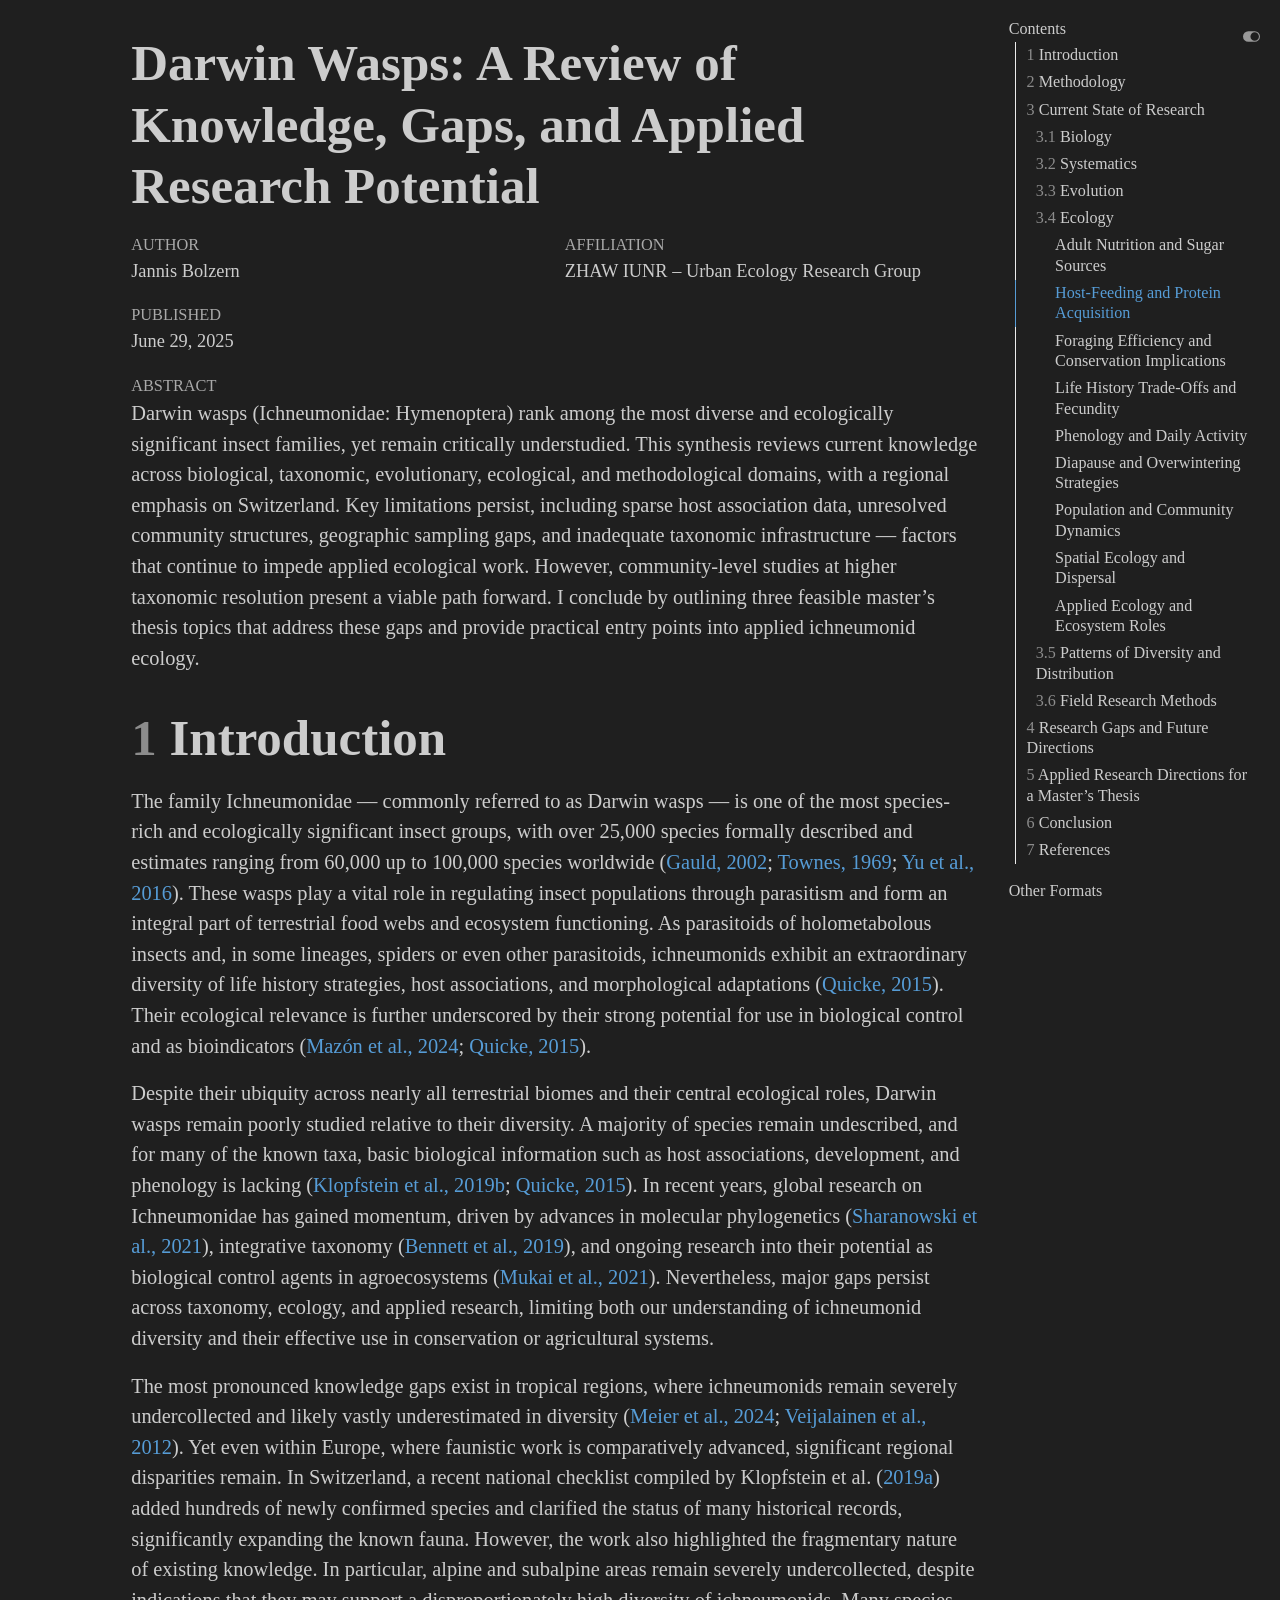
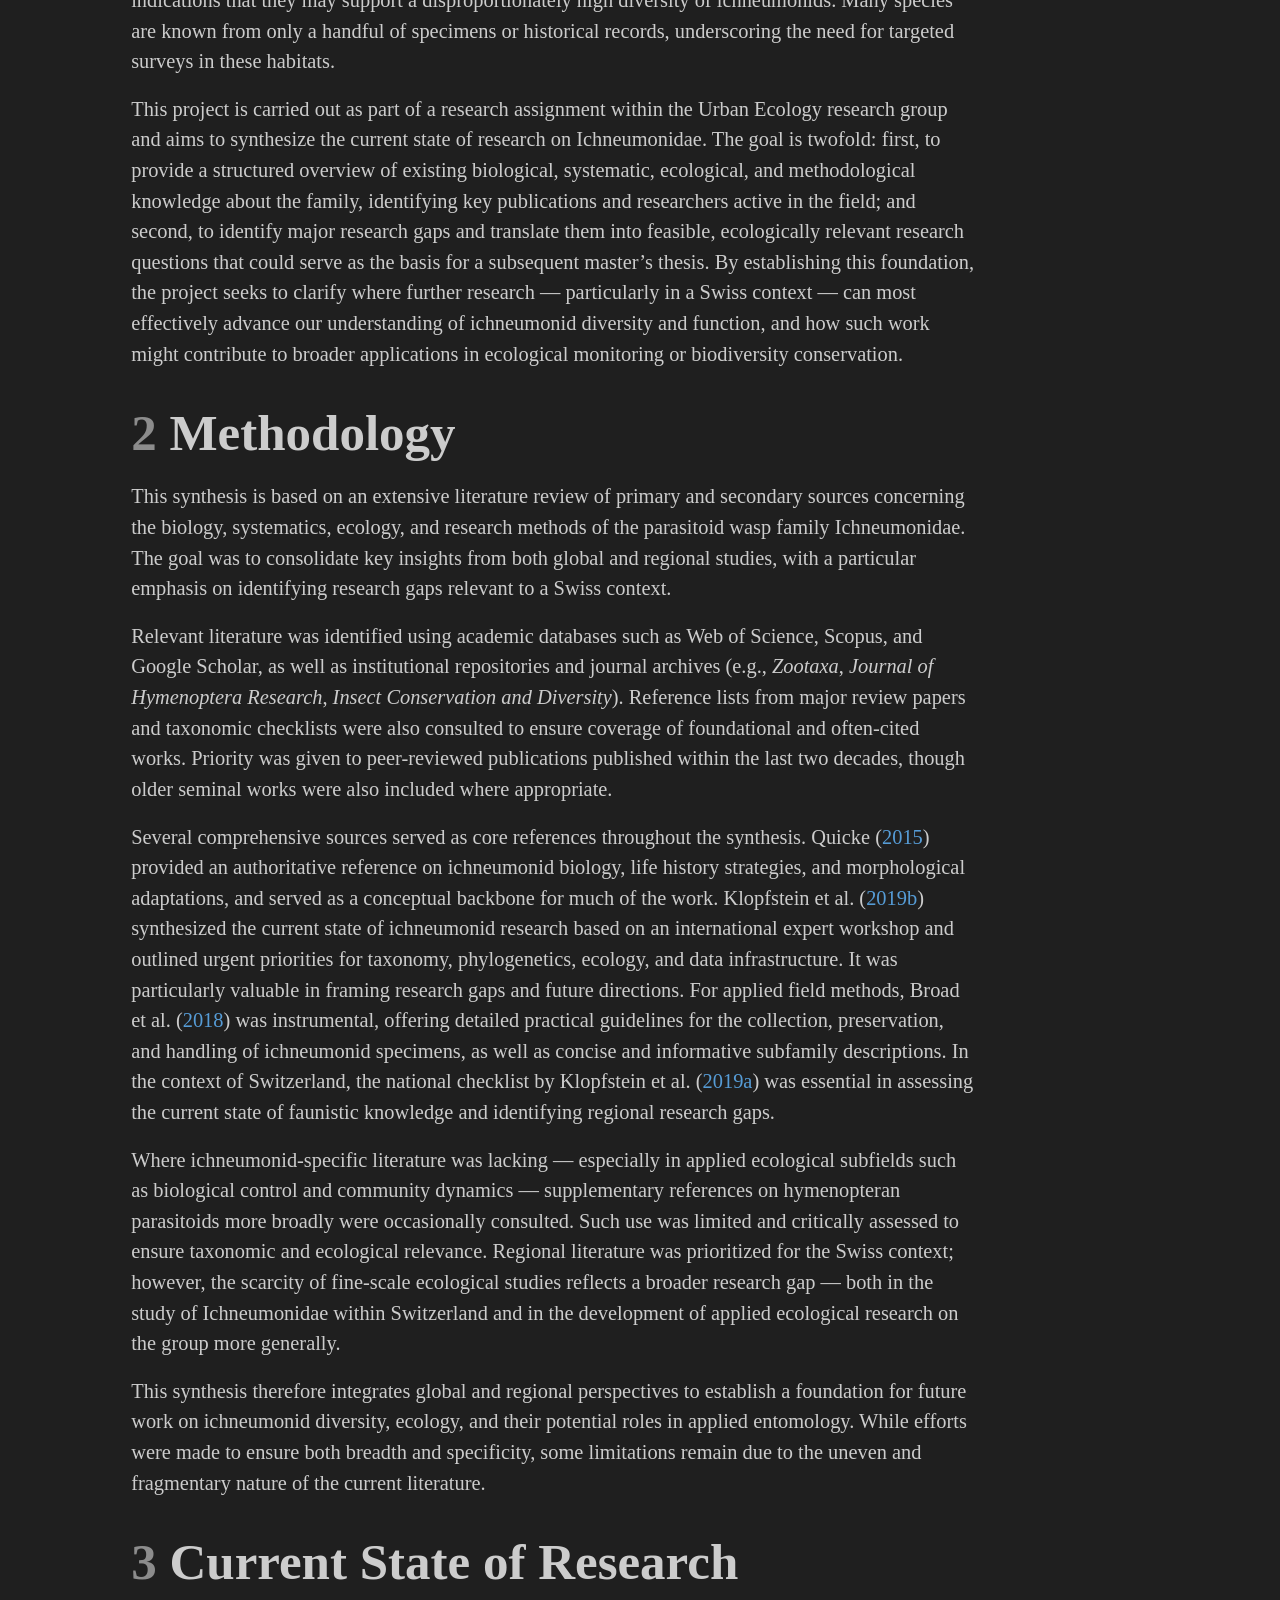
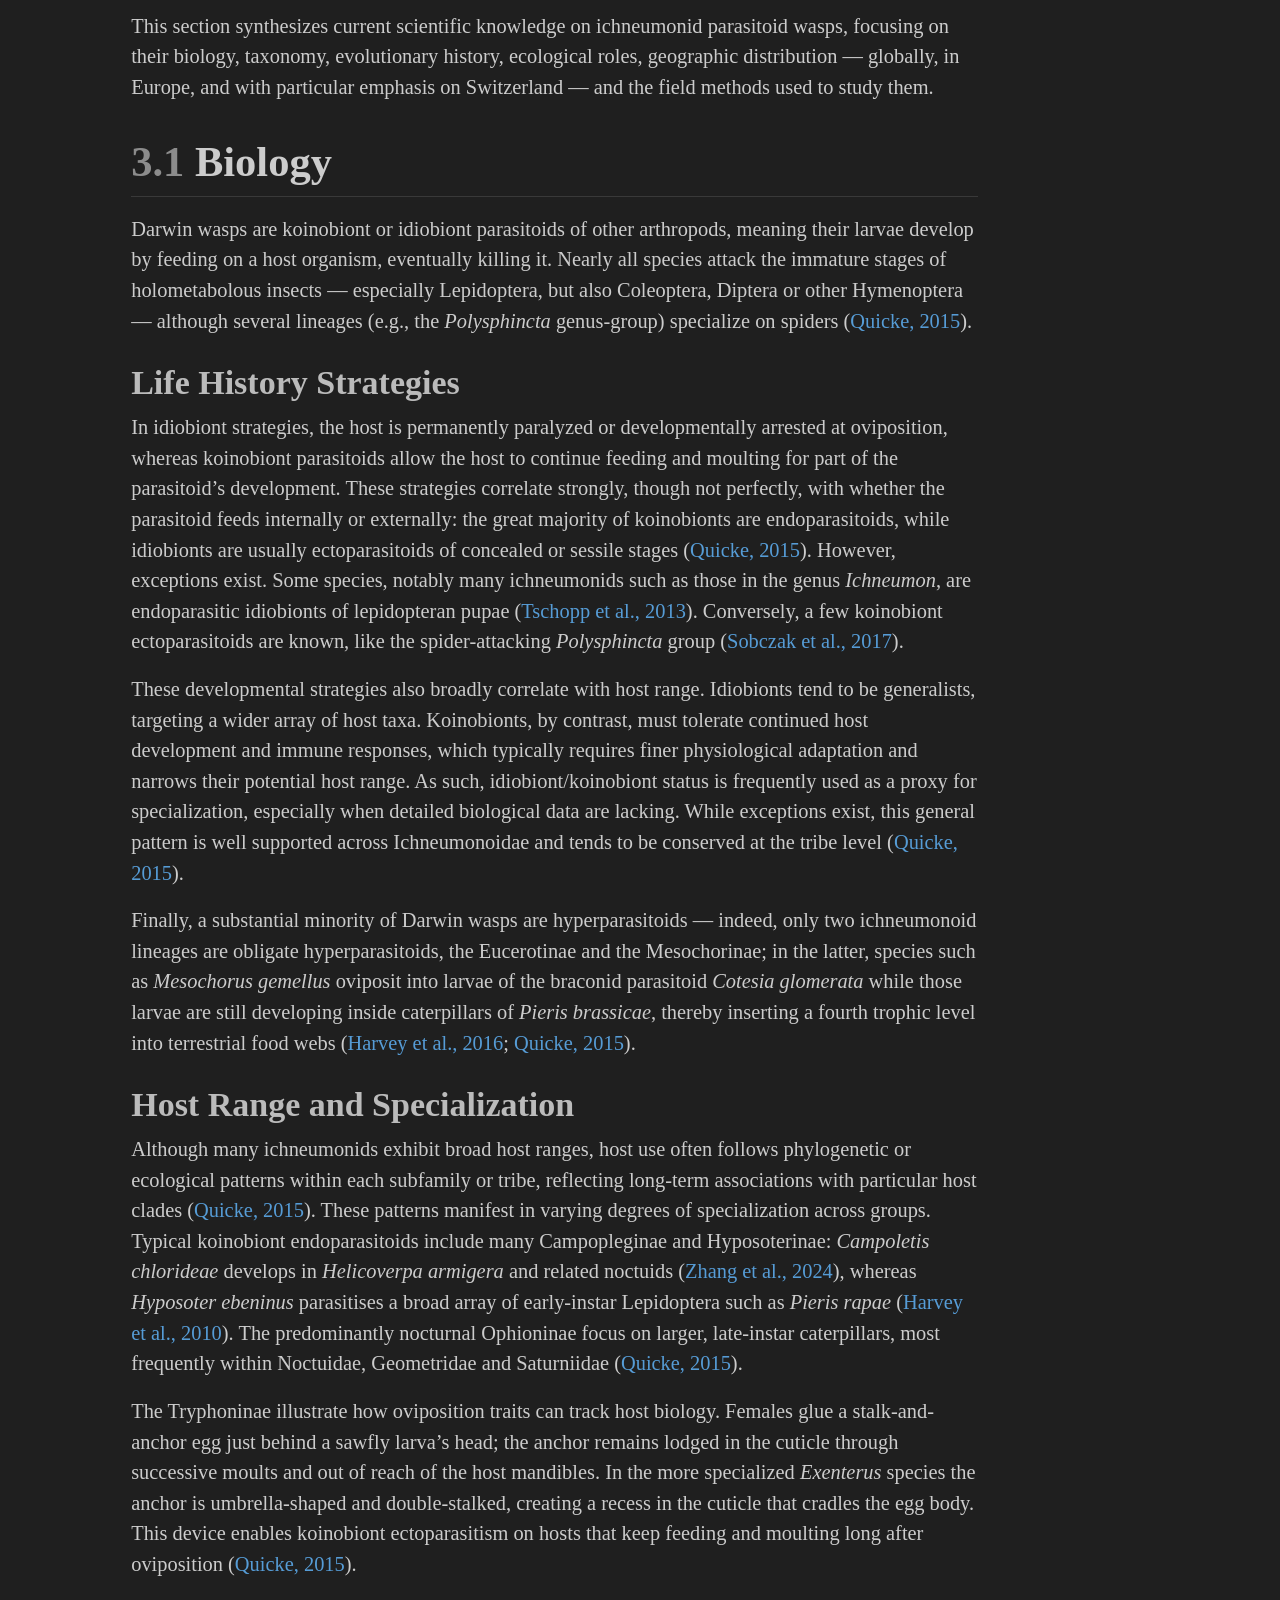
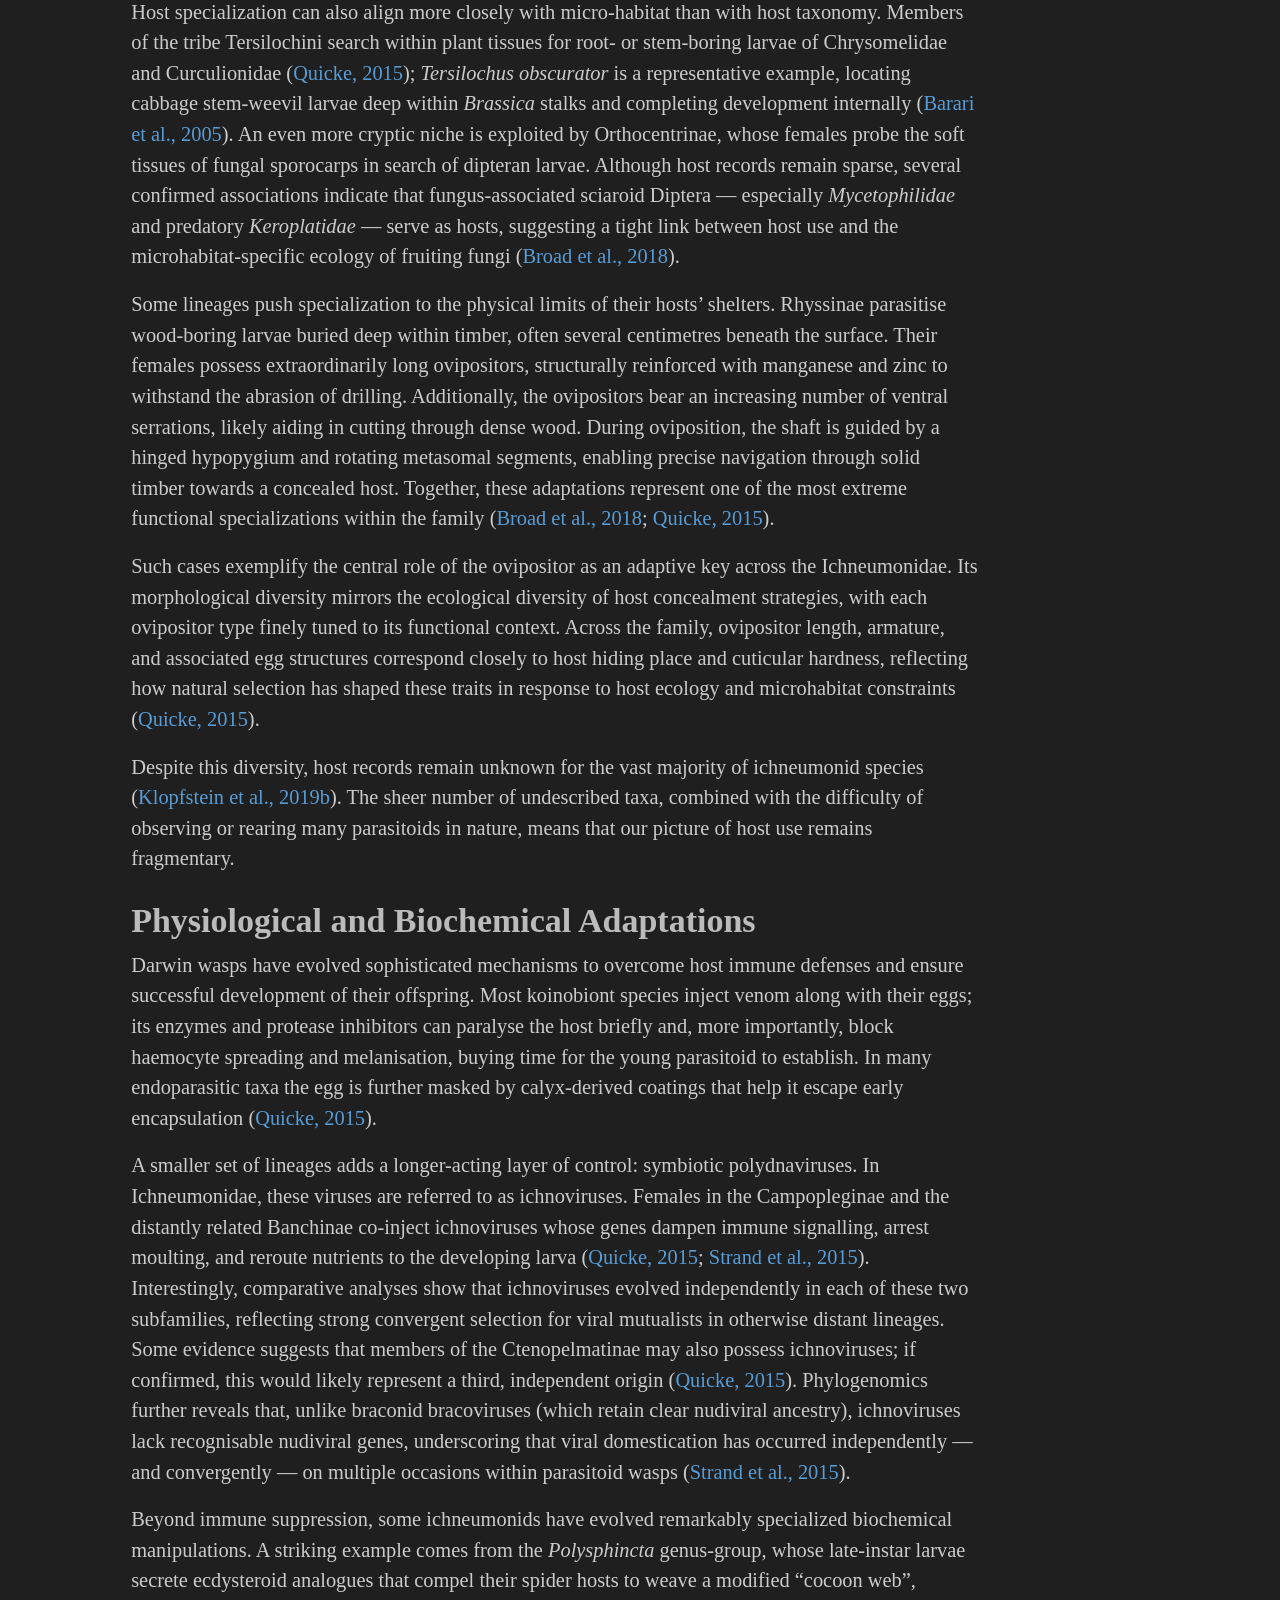
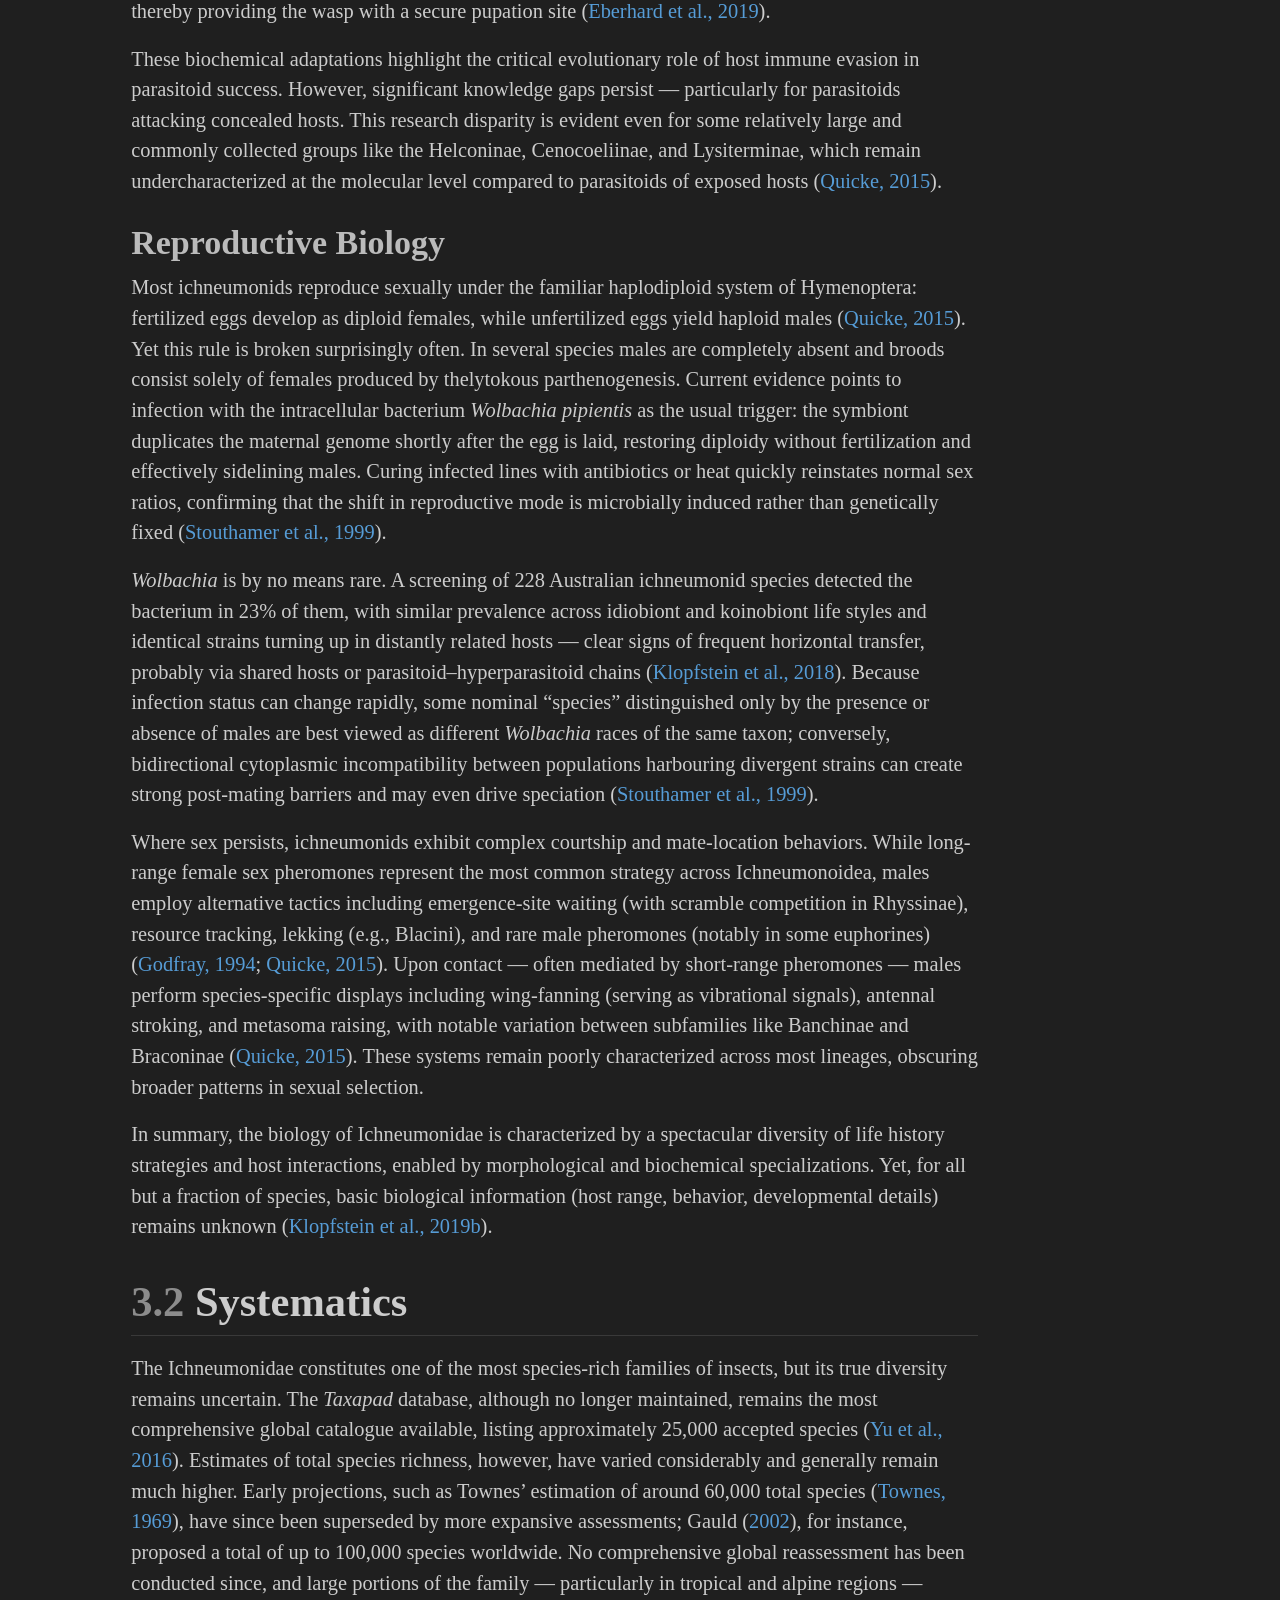
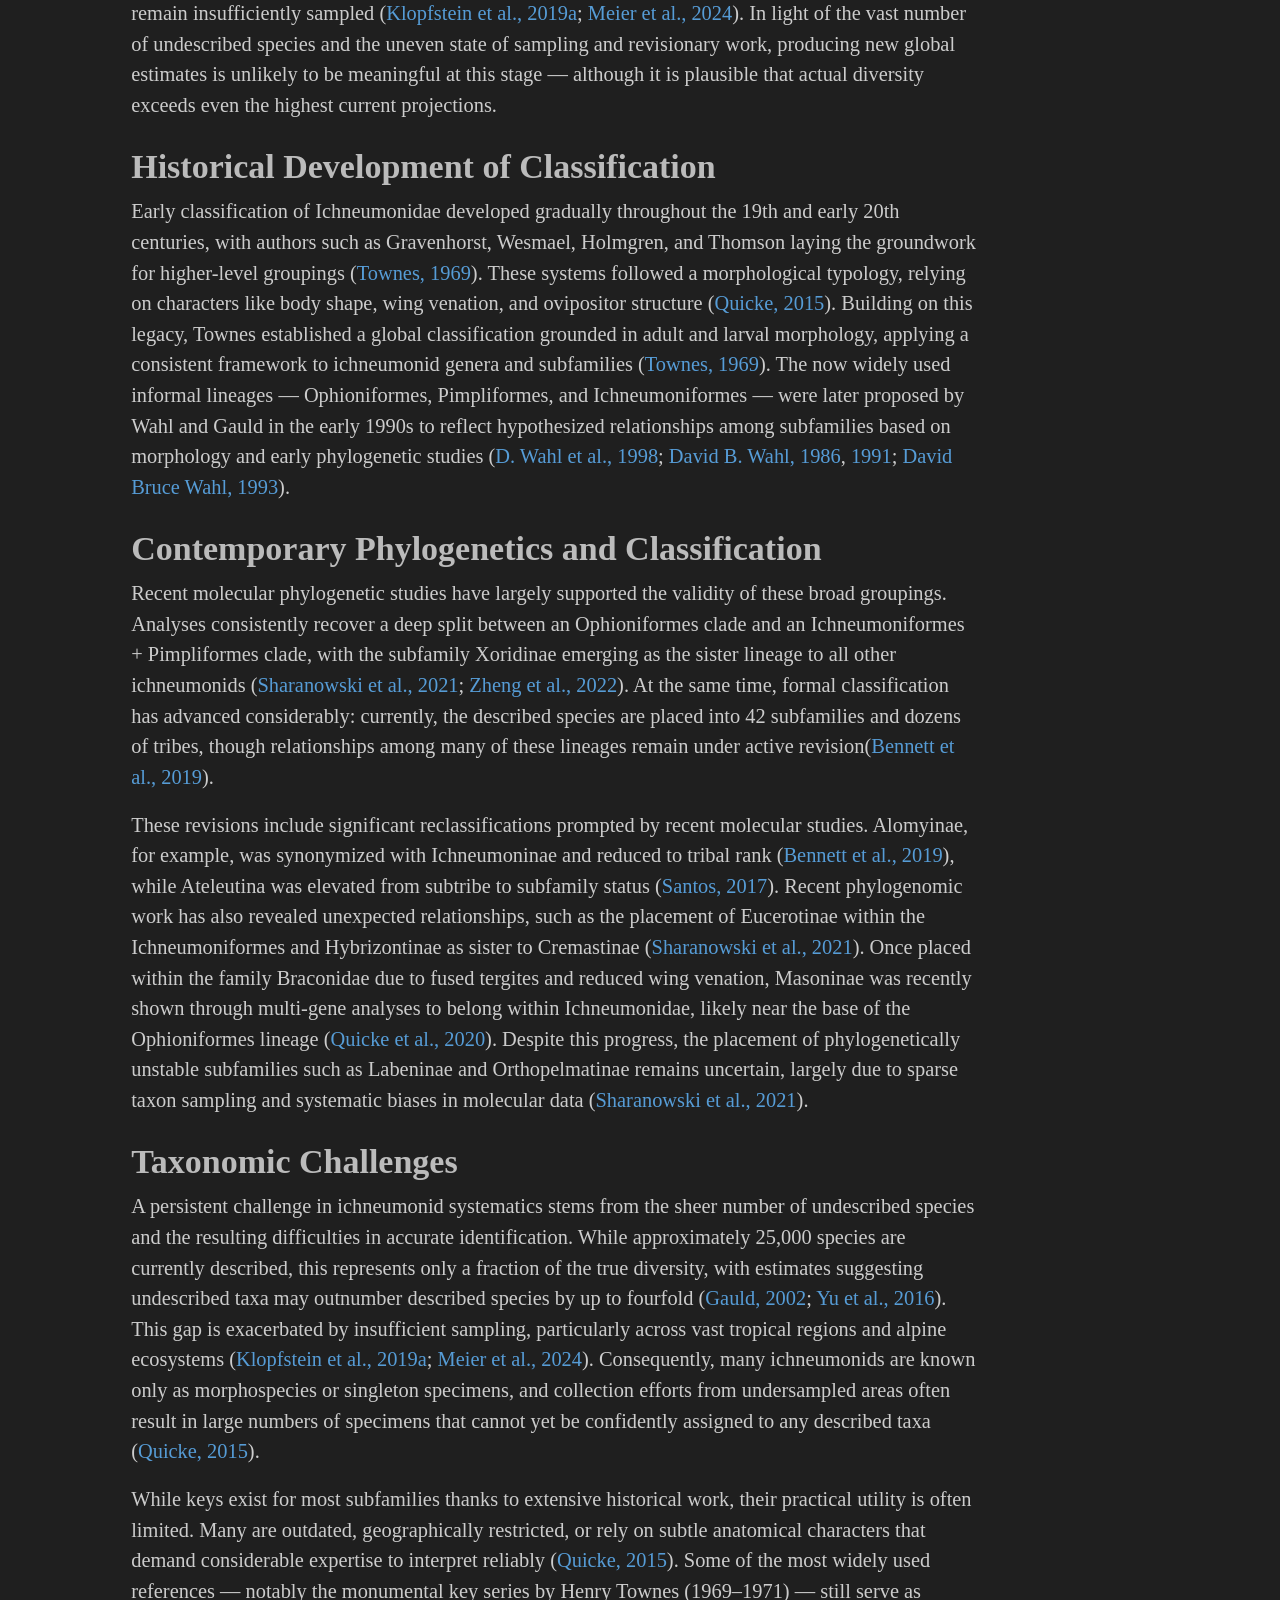
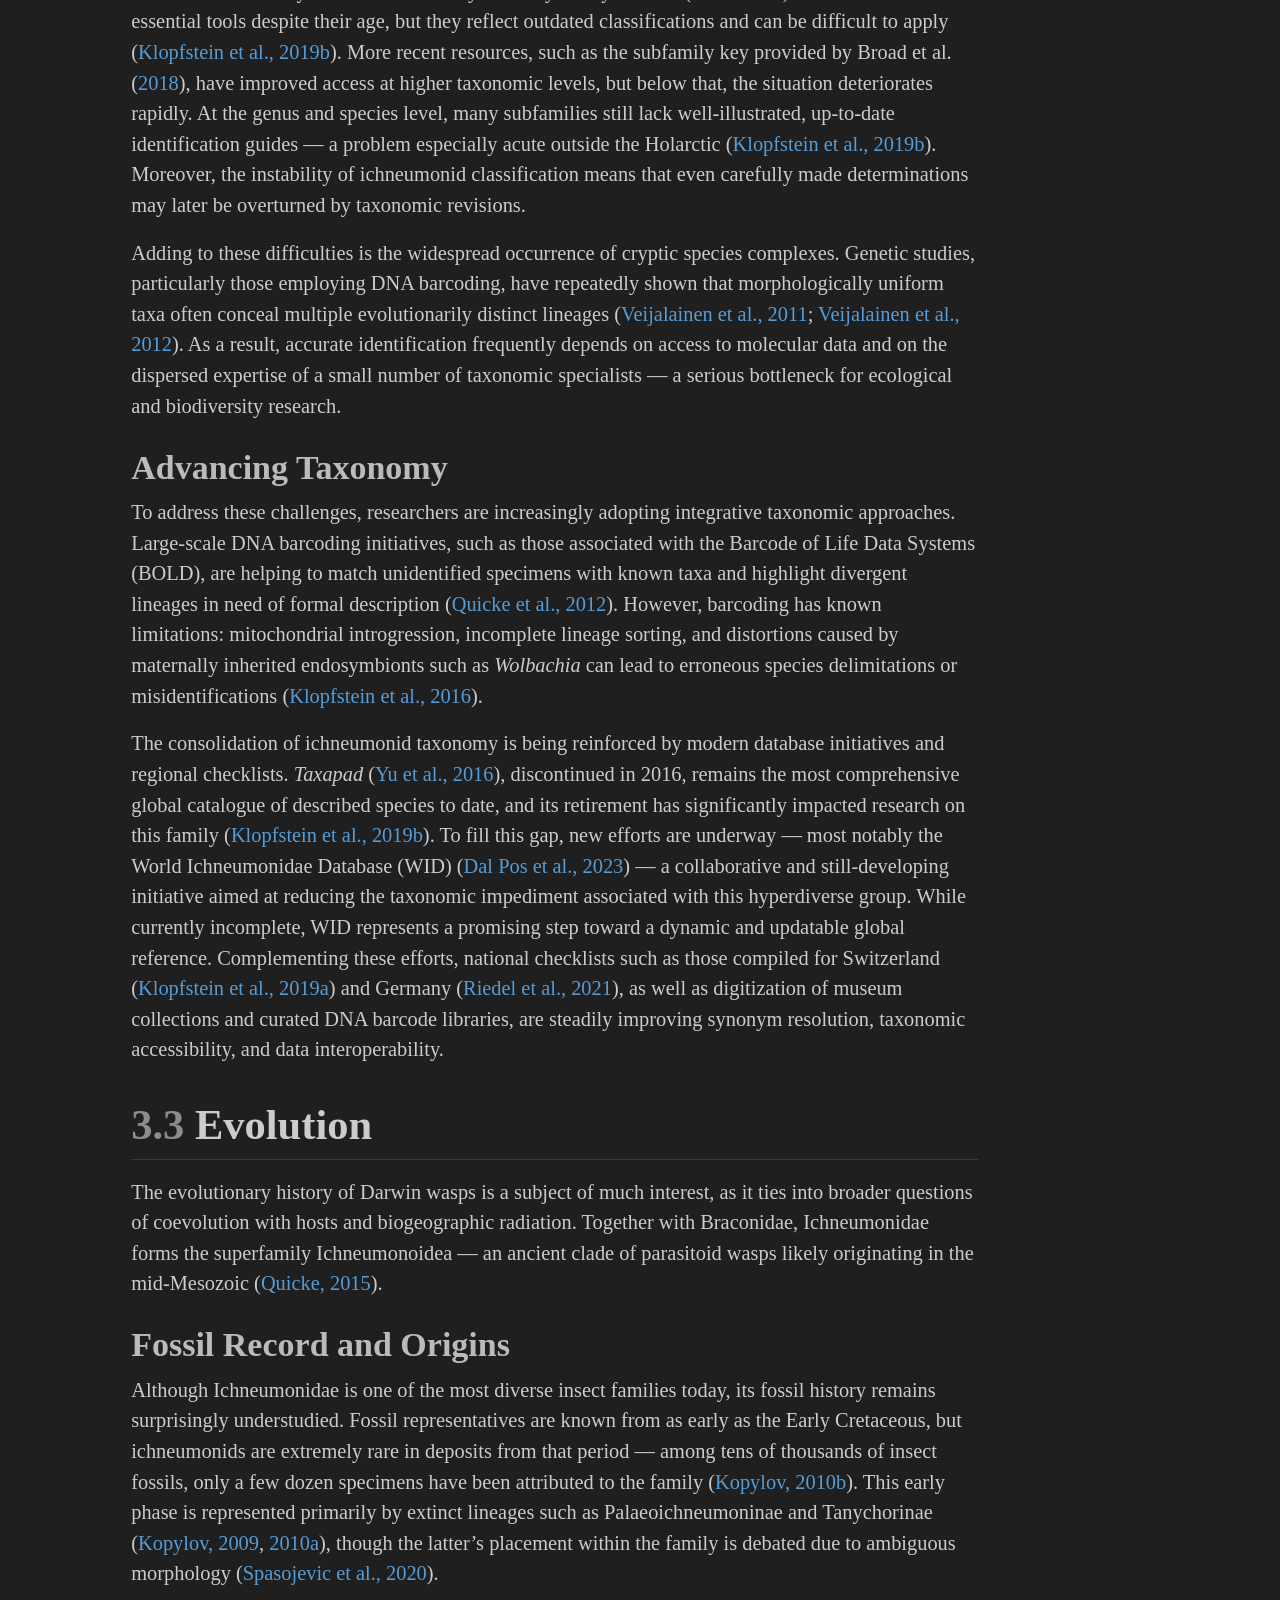
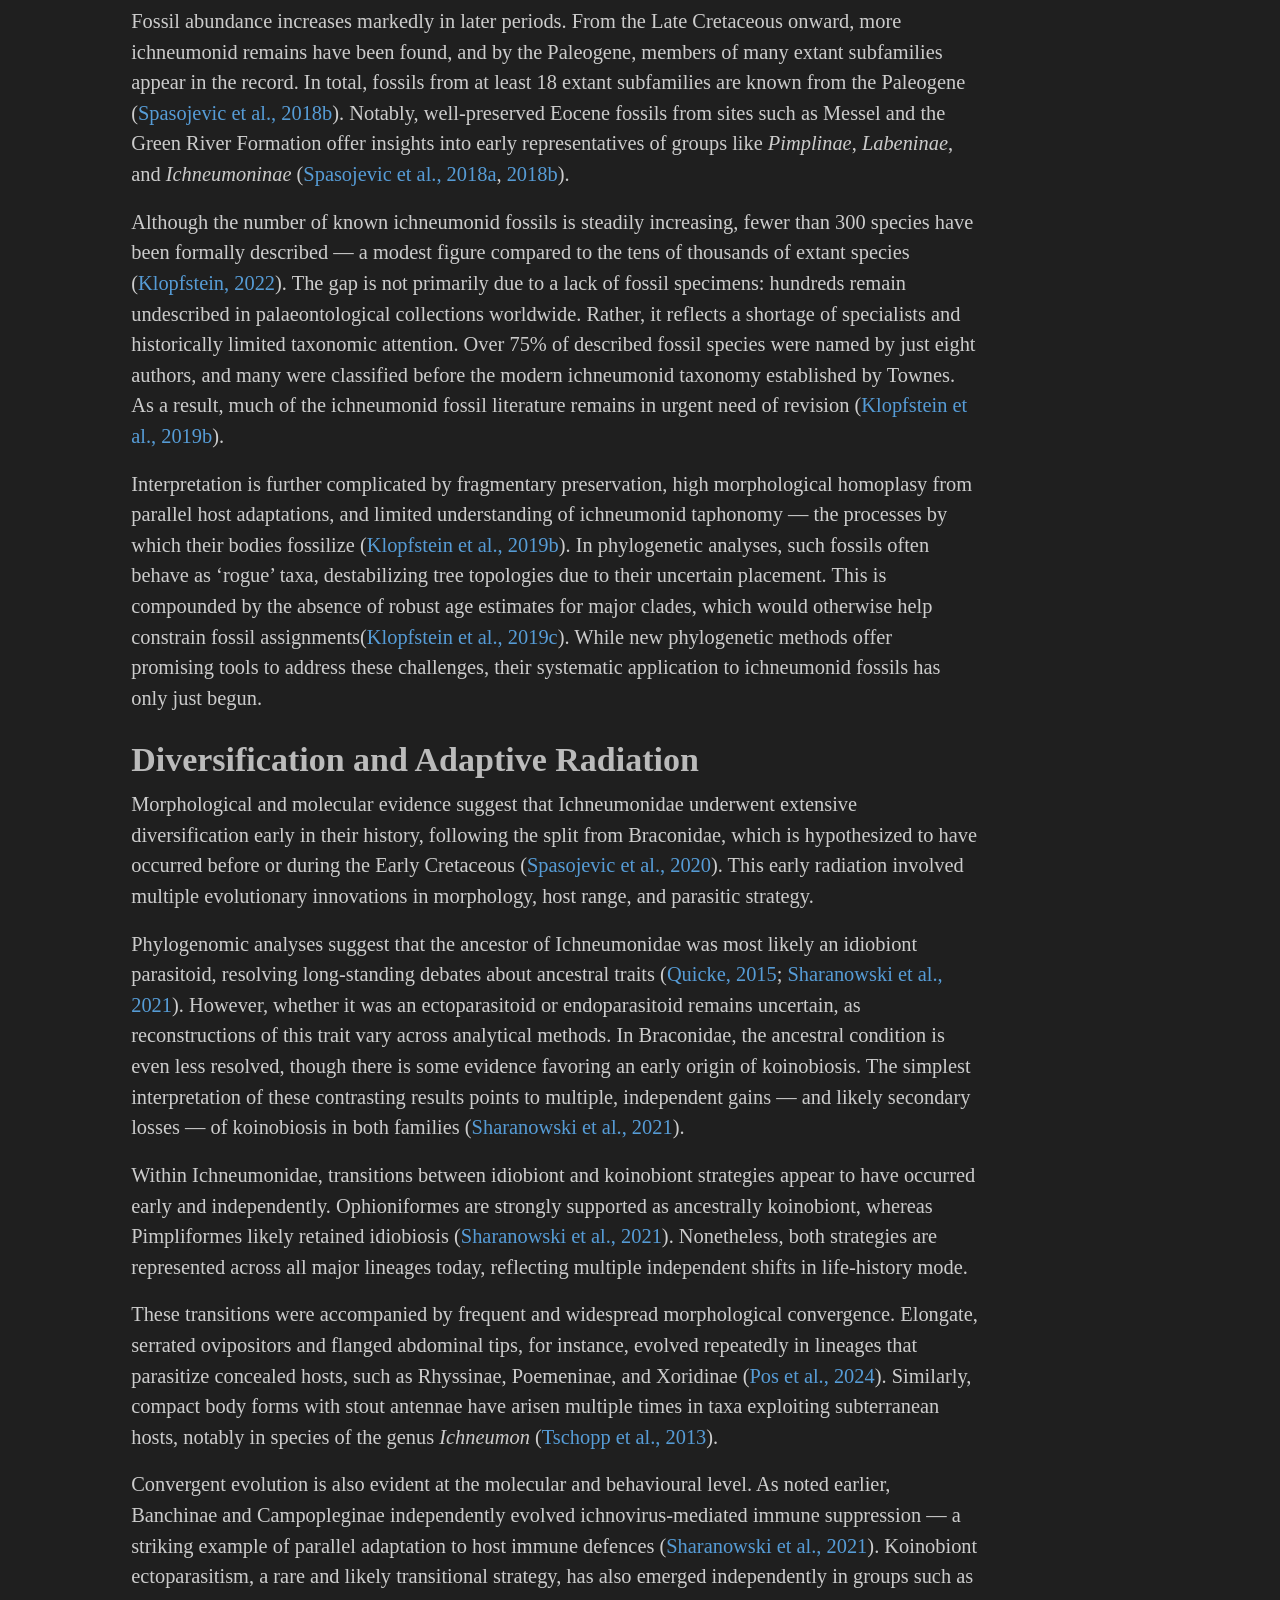
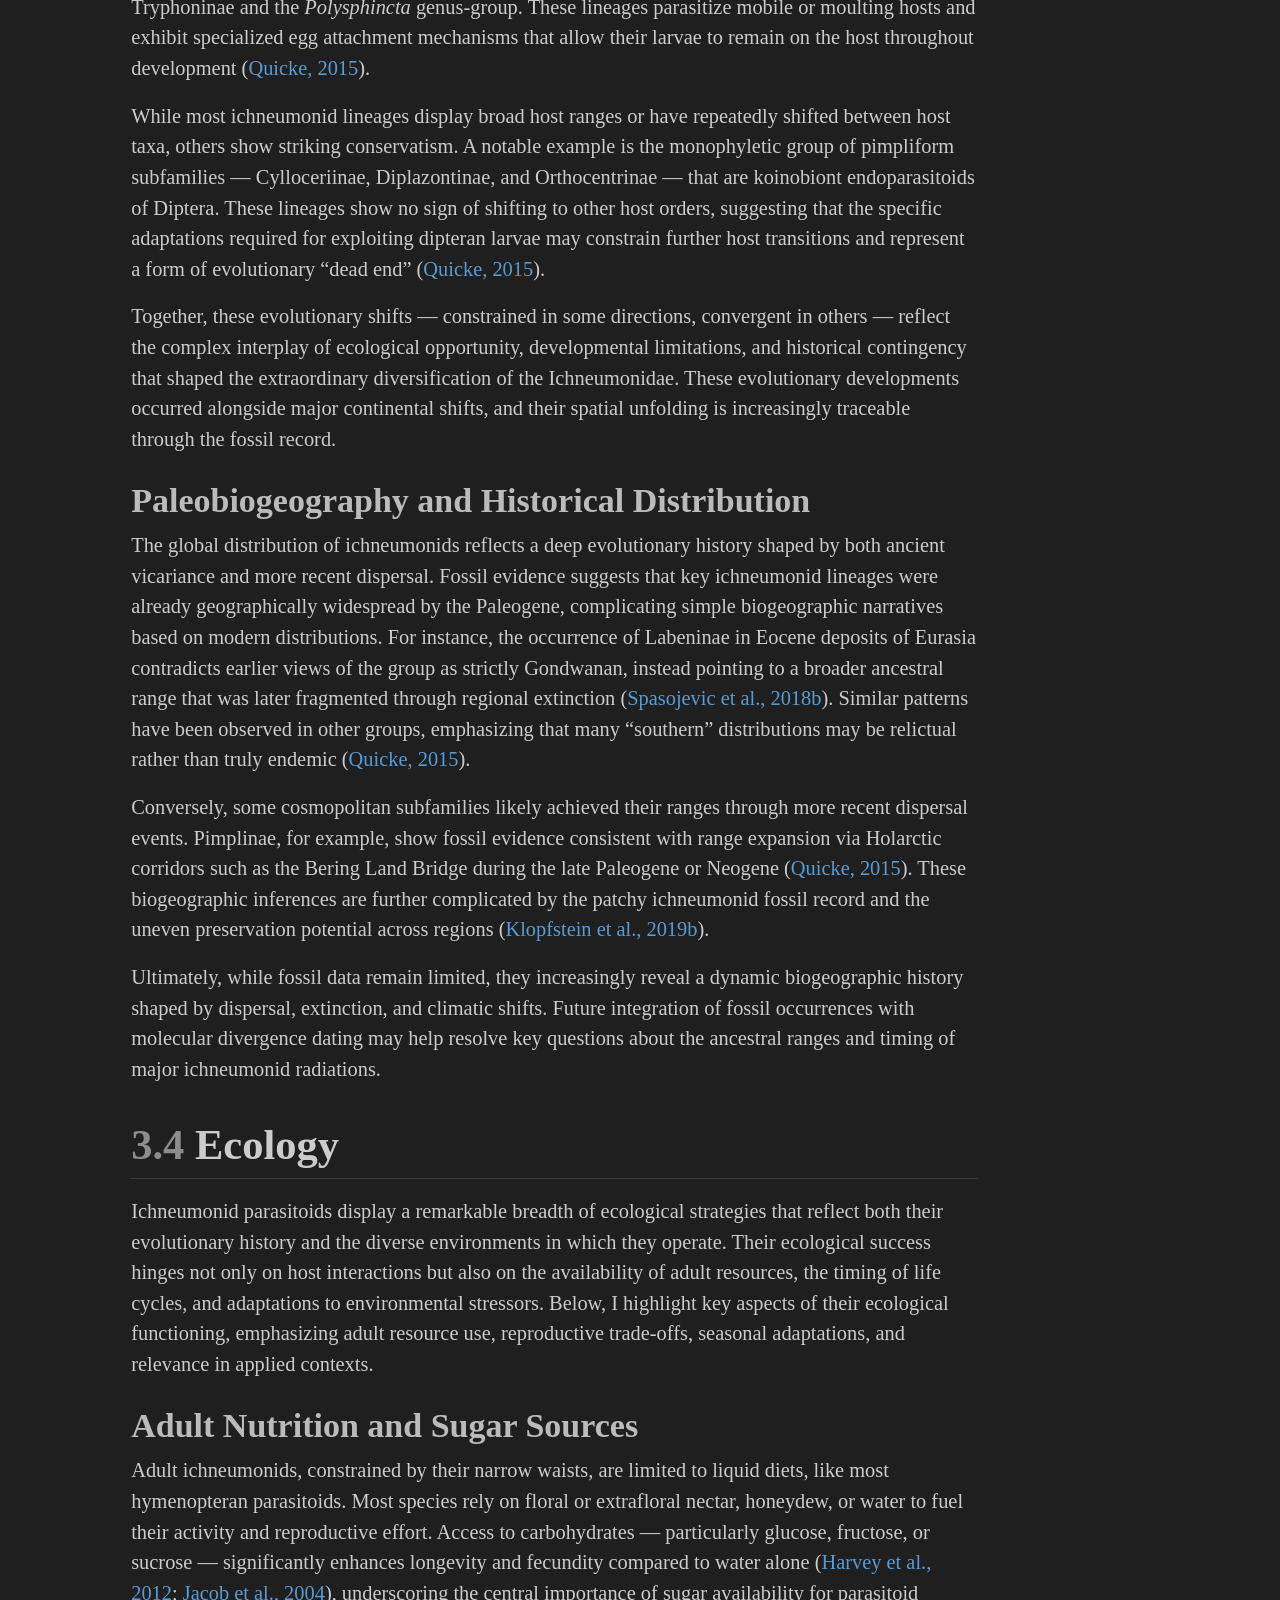
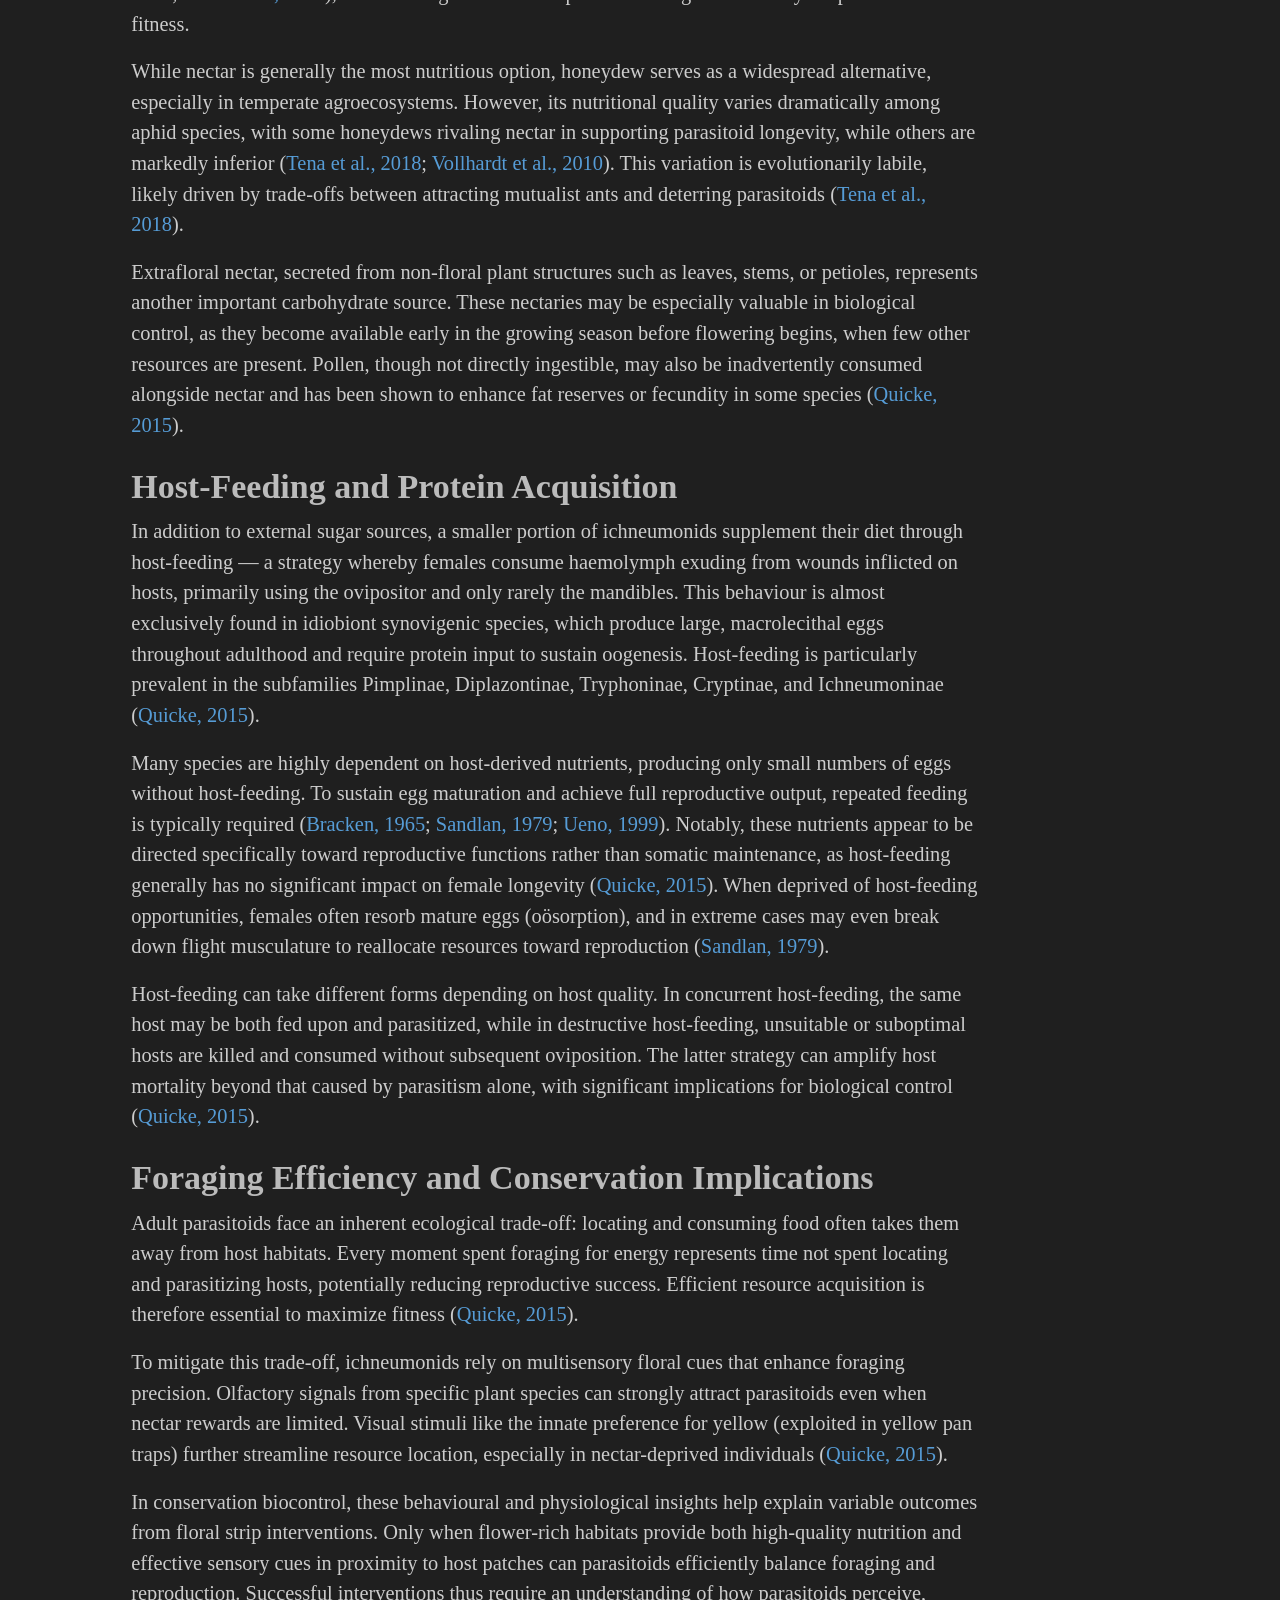
<file: index.html>
<!DOCTYPE html>
<html xmlns="http://www.w3.org/1999/xhtml" lang="en" xml:lang="en"><head>

<meta charset="utf-8">
<meta name="generator" content="quarto-1.7.32">

<meta name="viewport" content="width=device-width, initial-scale=1.0, user-scalable=yes">

<meta name="author" content="Jannis Bolzern">
<meta name="dcterms.date" content="2025-06-29">

<title>Darwin Wasps: A Review of Knowledge, Gaps, and Applied Research Potential</title>
<style>
code{white-space: pre-wrap;}
span.smallcaps{font-variant: small-caps;}
div.columns{display: flex; gap: min(4vw, 1.5em);}
div.column{flex: auto; overflow-x: auto;}
div.hanging-indent{margin-left: 1.5em; text-indent: -1.5em;}
ul.task-list{list-style: none;}
ul.task-list li input[type="checkbox"] {
  width: 0.8em;
  margin: 0 0.8em 0.2em -1em; /* quarto-specific, see https://github.com/quarto-dev/quarto-cli/issues/4556 */ 
  vertical-align: middle;
}
/* CSS for citations */
div.csl-bib-body { }
div.csl-entry {
  clear: both;
  margin-bottom: 0em;
}
.hanging-indent div.csl-entry {
  margin-left:2em;
  text-indent:-2em;
}
div.csl-left-margin {
  min-width:2em;
  float:left;
}
div.csl-right-inline {
  margin-left:2em;
  padding-left:1em;
}
div.csl-indent {
  margin-left: 2em;
}</style>


<script src="site_libs/quarto-nav/quarto-nav.js"></script>
<script src="site_libs/clipboard/clipboard.min.js"></script>
<script src="site_libs/quarto-search/autocomplete.umd.js"></script>
<script src="site_libs/quarto-search/fuse.min.js"></script>
<script src="site_libs/quarto-search/quarto-search.js"></script>
<meta name="quarto:offset" content="./">
<script src="site_libs/quarto-html/quarto.js" type="module"></script>
<script src="site_libs/quarto-html/tabsets/tabsets.js" type="module"></script>
<script src="site_libs/quarto-html/popper.min.js"></script>
<script src="site_libs/quarto-html/tippy.umd.min.js"></script>
<script src="site_libs/quarto-html/anchor.min.js"></script>
<link href="site_libs/quarto-html/tippy.css" rel="stylesheet">
<link href="site_libs/quarto-html/quarto-syntax-highlighting-37eea08aefeeee20ff55810ff984fec1.css" rel="stylesheet" class="quarto-color-scheme" id="quarto-text-highlighting-styles">
<link href="site_libs/quarto-html/quarto-syntax-highlighting-dark-2fef5ea3f8957b3e4ecc936fc74692ca.css" rel="stylesheet" class="quarto-color-scheme quarto-color-alternate" id="quarto-text-highlighting-styles">
<script src="site_libs/bootstrap/bootstrap.min.js"></script>
<link href="site_libs/bootstrap/bootstrap-icons.css" rel="stylesheet">
<link href="site_libs/bootstrap/bootstrap-be9bdc2480ca58c2a783f7b070a69ffa.min.css" rel="stylesheet" append-hash="true" class="quarto-color-scheme" id="quarto-bootstrap" data-mode="light">
<link href="site_libs/bootstrap/bootstrap-dark-1cbb1d898e872fe20f134ef4db30a6ac.min.css" rel="stylesheet" append-hash="true" class="quarto-color-scheme quarto-color-alternate" id="quarto-bootstrap" data-mode="dark">
<script id="quarto-search-options" type="application/json">{
  "location": "sidebar",
  "copy-button": false,
  "collapse-after": 3,
  "panel-placement": "start",
  "type": "textbox",
  "limit": 50,
  "keyboard-shortcut": [
    "f",
    "/",
    "s"
  ],
  "show-item-context": false,
  "language": {
    "search-no-results-text": "No results",
    "search-matching-documents-text": "matching documents",
    "search-copy-link-title": "Copy link to search",
    "search-hide-matches-text": "Hide additional matches",
    "search-more-match-text": "more match in this document",
    "search-more-matches-text": "more matches in this document",
    "search-clear-button-title": "Clear",
    "search-text-placeholder": "",
    "search-detached-cancel-button-title": "Cancel",
    "search-submit-button-title": "Submit",
    "search-label": "Search"
  }
}</script>


</head>

<body class="quarto-dark"><script id="quarto-html-before-body" type="application/javascript">
    const toggleBodyColorMode = (bsSheetEl) => {
      const mode = bsSheetEl.getAttribute("data-mode");
      const bodyEl = window.document.querySelector("body");
      if (mode === "dark") {
        bodyEl.classList.add("quarto-dark");
        bodyEl.classList.remove("quarto-light");
      } else {
        bodyEl.classList.add("quarto-light");
        bodyEl.classList.remove("quarto-dark");
      }
    }
    const toggleBodyColorPrimary = () => {
      const bsSheetEl = window.document.querySelector("link#quarto-bootstrap:not([rel=disabled-stylesheet])");
      if (bsSheetEl) {
        toggleBodyColorMode(bsSheetEl);
      }
    }
    const setColorSchemeToggle = (alternate) => {
      const toggles = window.document.querySelectorAll('.quarto-color-scheme-toggle');
      for (let i=0; i < toggles.length; i++) {
        const toggle = toggles[i];
        if (toggle) {
          if (alternate) {
            toggle.classList.add("alternate");
          } else {
            toggle.classList.remove("alternate");
          }
        }
      }
    };
    const toggleColorMode = (alternate) => {
      // Switch the stylesheets
      const primaryStylesheets = window.document.querySelectorAll('link.quarto-color-scheme:not(.quarto-color-alternate)');
      const alternateStylesheets = window.document.querySelectorAll('link.quarto-color-scheme.quarto-color-alternate');
      manageTransitions('#quarto-margin-sidebar .nav-link', false);
      if (alternate) {
        // note: dark is layered on light, we don't disable primary!
        enableStylesheet(alternateStylesheets);
        for (const sheetNode of alternateStylesheets) {
          if (sheetNode.id === "quarto-bootstrap") {
            toggleBodyColorMode(sheetNode);
          }
        }
      } else {
        disableStylesheet(alternateStylesheets);
        enableStylesheet(primaryStylesheets)
        toggleBodyColorPrimary();
      }
      manageTransitions('#quarto-margin-sidebar .nav-link', true);
      // Switch the toggles
      setColorSchemeToggle(alternate)
      // Hack to workaround the fact that safari doesn't
      // properly recolor the scrollbar when toggling (#1455)
      if (navigator.userAgent.indexOf('Safari') > 0 && navigator.userAgent.indexOf('Chrome') == -1) {
        manageTransitions("body", false);
        window.scrollTo(0, 1);
        setTimeout(() => {
          window.scrollTo(0, 0);
          manageTransitions("body", true);
        }, 40);
      }
    }
    const disableStylesheet = (stylesheets) => {
      for (let i=0; i < stylesheets.length; i++) {
        const stylesheet = stylesheets[i];
        stylesheet.rel = 'disabled-stylesheet';
      }
    }
    const enableStylesheet = (stylesheets) => {
      for (let i=0; i < stylesheets.length; i++) {
        const stylesheet = stylesheets[i];
        if(stylesheet.rel !== 'stylesheet') { // for Chrome, which will still FOUC without this check
          stylesheet.rel = 'stylesheet';
        }
      }
    }
    const manageTransitions = (selector, allowTransitions) => {
      const els = window.document.querySelectorAll(selector);
      for (let i=0; i < els.length; i++) {
        const el = els[i];
        if (allowTransitions) {
          el.classList.remove('notransition');
        } else {
          el.classList.add('notransition');
        }
      }
    }
    const isFileUrl = () => {
      return window.location.protocol === 'file:';
    }
    const hasAlternateSentinel = () => {
      let styleSentinel = getColorSchemeSentinel();
      if (styleSentinel !== null) {
        return styleSentinel === "alternate";
      } else {
        return false;
      }
    }
    const setStyleSentinel = (alternate) => {
      const value = alternate ? "alternate" : "default";
      if (!isFileUrl()) {
        window.localStorage.setItem("quarto-color-scheme", value);
      } else {
        localAlternateSentinel = value;
      }
    }
    const getColorSchemeSentinel = () => {
      if (!isFileUrl()) {
        const storageValue = window.localStorage.getItem("quarto-color-scheme");
        return storageValue != null ? storageValue : localAlternateSentinel;
      } else {
        return localAlternateSentinel;
      }
    }
    const toggleGiscusIfUsed = (isAlternate, darkModeDefault) => {
      const baseTheme = document.querySelector('#giscus-base-theme')?.value ?? 'light';
      const alternateTheme = document.querySelector('#giscus-alt-theme')?.value ?? 'dark';
      let newTheme = '';
      if(authorPrefersDark) {
        newTheme = isAlternate ? baseTheme : alternateTheme;
      } else {
        newTheme = isAlternate ? alternateTheme : baseTheme;
      }
      const changeGiscusTheme = () => {
        // From: https://github.com/giscus/giscus/issues/336
        const sendMessage = (message) => {
          const iframe = document.querySelector('iframe.giscus-frame');
          if (!iframe) return;
          iframe.contentWindow.postMessage({ giscus: message }, 'https://giscus.app');
        }
        sendMessage({
          setConfig: {
            theme: newTheme
          }
        });
      }
      const isGiscussLoaded = window.document.querySelector('iframe.giscus-frame') !== null;
      if (isGiscussLoaded) {
        changeGiscusTheme();
      }
    };
    const authorPrefersDark = true;
    const darkModeDefault = authorPrefersDark;
    let localAlternateSentinel = darkModeDefault ? 'alternate' : 'default';
    // Dark / light mode switch
    window.quartoToggleColorScheme = () => {
      // Read the current dark / light value
      let toAlternate = !hasAlternateSentinel();
      toggleColorMode(toAlternate);
      setStyleSentinel(toAlternate);
      toggleGiscusIfUsed(toAlternate, darkModeDefault);
      window.dispatchEvent(new Event('resize'));
    };
    // Switch to dark mode if need be
    if (hasAlternateSentinel()) {
      toggleColorMode(true);
    } else {
      toggleColorMode(false);
    }
  </script>

<div id="quarto-search-results"></div>
<!-- content -->
<div id="quarto-content" class="quarto-container page-columns page-rows-contents page-layout-article">
<!-- sidebar -->
<!-- margin-sidebar -->
    <div id="quarto-margin-sidebar" class="sidebar margin-sidebar">
        <nav id="TOC" role="doc-toc" class="toc-active">
    <h2 id="toc-title">Contents</h2>
   
  <ul>
  <li><a href="#introduction" id="toc-introduction" class="nav-link active" data-scroll-target="#introduction"><span class="header-section-number">1</span> Introduction</a></li>
  <li><a href="#methodology" id="toc-methodology" class="nav-link" data-scroll-target="#methodology"><span class="header-section-number">2</span> Methodology</a></li>
  <li><a href="#current-state-of-research" id="toc-current-state-of-research" class="nav-link" data-scroll-target="#current-state-of-research"><span class="header-section-number">3</span> Current State of Research</a>
  <ul class="collapse">
  <li><a href="#biology" id="toc-biology" class="nav-link" data-scroll-target="#biology"><span class="header-section-number">3.1</span> Biology</a>
  <ul class="collapse">
  <li><a href="#life-history-strategies" id="toc-life-history-strategies" class="nav-link" data-scroll-target="#life-history-strategies">Life History Strategies</a></li>
  <li><a href="#host-range-and-specialization" id="toc-host-range-and-specialization" class="nav-link" data-scroll-target="#host-range-and-specialization">Host Range and Specialization</a></li>
  <li><a href="#physiological-and-biochemical-adaptations" id="toc-physiological-and-biochemical-adaptations" class="nav-link" data-scroll-target="#physiological-and-biochemical-adaptations">Physiological and Biochemical Adaptations</a></li>
  <li><a href="#reproductive-biology" id="toc-reproductive-biology" class="nav-link" data-scroll-target="#reproductive-biology">Reproductive Biology</a></li>
  </ul></li>
  <li><a href="#systematics" id="toc-systematics" class="nav-link" data-scroll-target="#systematics"><span class="header-section-number">3.2</span> Systematics</a>
  <ul class="collapse">
  <li><a href="#historical-development-of-classification" id="toc-historical-development-of-classification" class="nav-link" data-scroll-target="#historical-development-of-classification">Historical Development of Classification</a></li>
  <li><a href="#contemporary-phylogenetics-and-classification" id="toc-contemporary-phylogenetics-and-classification" class="nav-link" data-scroll-target="#contemporary-phylogenetics-and-classification">Contemporary Phylogenetics and Classification</a></li>
  <li><a href="#taxonomic-challenges" id="toc-taxonomic-challenges" class="nav-link" data-scroll-target="#taxonomic-challenges">Taxonomic Challenges</a></li>
  <li><a href="#advancing-taxonomy" id="toc-advancing-taxonomy" class="nav-link" data-scroll-target="#advancing-taxonomy">Advancing Taxonomy</a></li>
  </ul></li>
  <li><a href="#evolution" id="toc-evolution" class="nav-link" data-scroll-target="#evolution"><span class="header-section-number">3.3</span> Evolution</a>
  <ul class="collapse">
  <li><a href="#fossil-record-and-origins" id="toc-fossil-record-and-origins" class="nav-link" data-scroll-target="#fossil-record-and-origins">Fossil Record and Origins</a></li>
  <li><a href="#diversification-and-adaptive-radiation" id="toc-diversification-and-adaptive-radiation" class="nav-link" data-scroll-target="#diversification-and-adaptive-radiation">Diversification and Adaptive Radiation</a></li>
  <li><a href="#paleobiogeography-and-historical-distribution" id="toc-paleobiogeography-and-historical-distribution" class="nav-link" data-scroll-target="#paleobiogeography-and-historical-distribution">Paleobiogeography and Historical Distribution</a></li>
  </ul></li>
  <li><a href="#ecology" id="toc-ecology" class="nav-link" data-scroll-target="#ecology"><span class="header-section-number">3.4</span> Ecology</a>
  <ul class="collapse">
  <li><a href="#adult-nutrition-and-sugar-sources" id="toc-adult-nutrition-and-sugar-sources" class="nav-link" data-scroll-target="#adult-nutrition-and-sugar-sources">Adult Nutrition and Sugar Sources</a></li>
  <li><a href="#host-feeding-and-protein-acquisition" id="toc-host-feeding-and-protein-acquisition" class="nav-link" data-scroll-target="#host-feeding-and-protein-acquisition">Host-Feeding and Protein Acquisition</a></li>
  <li><a href="#foraging-efficiency-and-conservation-implications" id="toc-foraging-efficiency-and-conservation-implications" class="nav-link" data-scroll-target="#foraging-efficiency-and-conservation-implications">Foraging Efficiency and Conservation Implications</a></li>
  <li><a href="#life-history-trade-offs-and-fecundity" id="toc-life-history-trade-offs-and-fecundity" class="nav-link" data-scroll-target="#life-history-trade-offs-and-fecundity">Life History Trade-Offs and Fecundity</a></li>
  <li><a href="#phenology-and-daily-activity" id="toc-phenology-and-daily-activity" class="nav-link" data-scroll-target="#phenology-and-daily-activity">Phenology and Daily Activity</a></li>
  <li><a href="#diapause-and-overwintering-strategies" id="toc-diapause-and-overwintering-strategies" class="nav-link" data-scroll-target="#diapause-and-overwintering-strategies">Diapause and Overwintering Strategies</a></li>
  <li><a href="#population-and-community-dynamics" id="toc-population-and-community-dynamics" class="nav-link" data-scroll-target="#population-and-community-dynamics">Population and Community Dynamics</a></li>
  <li><a href="#spatial-ecology-and-dispersal" id="toc-spatial-ecology-and-dispersal" class="nav-link" data-scroll-target="#spatial-ecology-and-dispersal">Spatial Ecology and Dispersal</a></li>
  <li><a href="#applied-ecology-and-ecosystem-roles" id="toc-applied-ecology-and-ecosystem-roles" class="nav-link" data-scroll-target="#applied-ecology-and-ecosystem-roles">Applied Ecology and Ecosystem Roles</a></li>
  </ul></li>
  <li><a href="#patterns-of-diversity-and-distribution" id="toc-patterns-of-diversity-and-distribution" class="nav-link" data-scroll-target="#patterns-of-diversity-and-distribution"><span class="header-section-number">3.5</span> Patterns of Diversity and Distribution</a>
  <ul class="collapse">
  <li><a href="#global-patterns" id="toc-global-patterns" class="nav-link" data-scroll-target="#global-patterns">Global Patterns</a></li>
  <li><a href="#european-context" id="toc-european-context" class="nav-link" data-scroll-target="#european-context">European Context</a></li>
  <li><a href="#switzerland-in-focus" id="toc-switzerland-in-focus" class="nav-link" data-scroll-target="#switzerland-in-focus">Switzerland in Focus</a></li>
  </ul></li>
  <li><a href="#field-research-methods" id="toc-field-research-methods" class="nav-link" data-scroll-target="#field-research-methods"><span class="header-section-number">3.6</span> Field Research Methods</a>
  <ul class="collapse">
  <li><a href="#passive-collection-techniques" id="toc-passive-collection-techniques" class="nav-link" data-scroll-target="#passive-collection-techniques">Passive Collection Techniques</a></li>
  <li><a href="#active-collection-techniques" id="toc-active-collection-techniques" class="nav-link" data-scroll-target="#active-collection-techniques">Active Collection Techniques</a></li>
  <li><a href="#rearing-from-hosts" id="toc-rearing-from-hosts" class="nav-link" data-scroll-target="#rearing-from-hosts">Rearing from Hosts</a></li>
  <li><a href="#preservation-and-mounting" id="toc-preservation-and-mounting" class="nav-link" data-scroll-target="#preservation-and-mounting">Preservation and Mounting</a></li>
  </ul></li>
  </ul></li>
  <li><a href="#research-gaps-and-future-directions" id="toc-research-gaps-and-future-directions" class="nav-link" data-scroll-target="#research-gaps-and-future-directions"><span class="header-section-number">4</span> Research Gaps and Future Directions</a>
  <ul class="collapse">
  <li><a href="#taxonomy-and-phylogeny" id="toc-taxonomy-and-phylogeny" class="nav-link" data-scroll-target="#taxonomy-and-phylogeny"><span class="header-section-number">4.1</span> Taxonomy and Phylogeny</a></li>
  <li><a href="#identification-and-infrastructure" id="toc-identification-and-infrastructure" class="nav-link" data-scroll-target="#identification-and-infrastructure"><span class="header-section-number">4.2</span> Identification and Infrastructure</a></li>
  <li><a href="#life-history-and-traits" id="toc-life-history-and-traits" class="nav-link" data-scroll-target="#life-history-and-traits"><span class="header-section-number">4.3</span> Life History and Traits</a></li>
  <li><a href="#community-dynamics-and-interactions" id="toc-community-dynamics-and-interactions" class="nav-link" data-scroll-target="#community-dynamics-and-interactions"><span class="header-section-number">4.4</span> Community Dynamics and Interactions</a></li>
  <li><a href="#spatial-ecology-and-dispersal-1" id="toc-spatial-ecology-and-dispersal-1" class="nav-link" data-scroll-target="#spatial-ecology-and-dispersal-1"><span class="header-section-number">4.5</span> Spatial Ecology and Dispersal</a></li>
  <li><a href="#applied-research-and-monitoring" id="toc-applied-research-and-monitoring" class="nav-link" data-scroll-target="#applied-research-and-monitoring"><span class="header-section-number">4.6</span> Applied Research and Monitoring</a></li>
  <li><a href="#working-within-constraints" id="toc-working-within-constraints" class="nav-link" data-scroll-target="#working-within-constraints"><span class="header-section-number">4.7</span> Working Within Constraints</a></li>
  </ul></li>
  <li><a href="#applied-research-directions-for-a-masters-thesis" id="toc-applied-research-directions-for-a-masters-thesis" class="nav-link" data-scroll-target="#applied-research-directions-for-a-masters-thesis"><span class="header-section-number">5</span> Applied Research Directions for a Master’s Thesis</a>
  <ul class="collapse">
  <li><a href="#alpine-ichneumonid-diversity-along-elevation-gradients" id="toc-alpine-ichneumonid-diversity-along-elevation-gradients" class="nav-link" data-scroll-target="#alpine-ichneumonid-diversity-along-elevation-gradients"><span class="header-section-number">5.1</span> Alpine Ichneumonid Diversity Along Elevation Gradients</a></li>
  <li><a href="#effects-of-habitat-fragmentation-on-ichneumonid-communities" id="toc-effects-of-habitat-fragmentation-on-ichneumonid-communities" class="nav-link" data-scroll-target="#effects-of-habitat-fragmentation-on-ichneumonid-communities"><span class="header-section-number">5.2</span> Effects of Habitat Fragmentation on Ichneumonid Communities</a></li>
  <li><a href="#functional-diversity-across-habitat-types" id="toc-functional-diversity-across-habitat-types" class="nav-link" data-scroll-target="#functional-diversity-across-habitat-types"><span class="header-section-number">5.3</span> Functional Diversity Across Habitat Types</a></li>
  </ul></li>
  <li><a href="#conclusion" id="toc-conclusion" class="nav-link" data-scroll-target="#conclusion"><span class="header-section-number">6</span> Conclusion</a></li>
  <li><a href="#references" id="toc-references" class="nav-link" data-scroll-target="#references"><span class="header-section-number">7</span> References</a></li>
  </ul>
<div class="quarto-alternate-formats"><h2>Other Formats</h2><ul><li><a href="index.pdf"><i class="bi bi-file-pdf"></i>PDF</a></li></ul></div></nav>
    </div>
<!-- main -->
<main class="content" id="quarto-document-content">


<header id="title-block-header" class="quarto-title-block default">
<div class="quarto-title">
<h1 class="title">Darwin Wasps: A Review of Knowledge, Gaps, and Applied Research Potential</h1>
</div>


<div class="quarto-title-meta-author">
  <div class="quarto-title-meta-heading">Author</div>
  <div class="quarto-title-meta-heading">Affiliation</div>
  
    <div class="quarto-title-meta-contents">
    <p class="author">Jannis Bolzern </p>
  </div>
  <div class="quarto-title-meta-contents">
        <p class="affiliation">
            ZHAW IUNR – Urban Ecology Research Group
          </p>
      </div>
  </div>

<div class="quarto-title-meta">

      
    <div>
    <div class="quarto-title-meta-heading">Published</div>
    <div class="quarto-title-meta-contents">
      <p class="date">June 29, 2025</p>
    </div>
  </div>
  
    
  </div>
  
<div>
  <div class="abstract">
    <div class="block-title">Abstract</div>
    Darwin wasps (Ichneumonidae: Hymenoptera) rank among the most diverse and ecologically significant insect families, yet remain critically understudied. This synthesis reviews current knowledge across biological, taxonomic, evolutionary, ecological, and methodological domains, with a regional emphasis on Switzerland. Key limitations persist, including sparse host association data, unresolved community structures, geographic sampling gaps, and inadequate taxonomic infrastructure — factors that continue to impede applied ecological work. However, community-level studies at higher taxonomic resolution present a viable path forward. I conclude by outlining three feasible master’s thesis topics that address these gaps and provide practical entry points into applied ichneumonid ecology.
  </div>
</div>


</header>


<section id="introduction" class="level1" data-number="1">
<h1 data-number="1"><span class="header-section-number">1</span> Introduction</h1>
<p>The family Ichneumonidae — commonly referred to as Darwin wasps — is one of the most species-rich and ecologically significant insect groups, with over 25,000 species formally described and estimates ranging from 60,000 up to 100,000 species worldwide <span class="citation" data-cites="yu2016 townes1969 gauld2002">(<a href="#ref-gauld2002" role="doc-biblioref">Gauld, 2002</a>; <a href="#ref-townes1969" role="doc-biblioref">Townes, 1969</a>; <a href="#ref-yu2016" role="doc-biblioref">Yu et al., 2016</a>)</span>. These wasps play a vital role in regulating insect populations through parasitism and form an integral part of terrestrial food webs and ecosystem functioning. As parasitoids of holometabolous insects and, in some lineages, spiders or even other parasitoids, ichneumonids exhibit an extraordinary diversity of life history strategies, host associations, and morphological adaptations <span class="citation" data-cites="quicke2015">(<a href="#ref-quicke2015" role="doc-biblioref">Quicke, 2015</a>)</span>. Their ecological relevance is further underscored by their strong potential for use in biological control and as bioindicators <span class="citation" data-cites="quicke2015 mazón2024">(<a href="#ref-mazón2024" role="doc-biblioref">Mazón et al., 2024</a>; <a href="#ref-quicke2015" role="doc-biblioref">Quicke, 2015</a>)</span>.</p>
<p>Despite their ubiquity across nearly all terrestrial biomes and their central ecological roles, Darwin wasps remain poorly studied relative to their diversity. A majority of species remain undescribed, and for many of the known taxa, basic biological information such as host associations, development, and phenology is lacking <span class="citation" data-cites="klopfstein2019a quicke2015">(<a href="#ref-klopfstein2019a" role="doc-biblioref">Klopfstein et al., 2019b</a>; <a href="#ref-quicke2015" role="doc-biblioref">Quicke, 2015</a>)</span>. In recent years, global research on Ichneumonidae has gained momentum, driven by advances in molecular phylogenetics <span class="citation" data-cites="sharanowski2021">(<a href="#ref-sharanowski2021" role="doc-biblioref">Sharanowski et al., 2021</a>)</span>, integrative taxonomy <span class="citation" data-cites="bennett2019">(<a href="#ref-bennett2019" role="doc-biblioref">Bennett et al., 2019</a>)</span>, and ongoing research into their potential as biological control agents in agroecosystems <span class="citation" data-cites="mukai2021">(<a href="#ref-mukai2021" role="doc-biblioref">Mukai et al., 2021</a>)</span>. Nevertheless, major gaps persist across taxonomy, ecology, and applied research, limiting both our understanding of ichneumonid diversity and their effective use in conservation or agricultural systems.</p>
<p>The most pronounced knowledge gaps exist in tropical regions, where ichneumonids remain severely undercollected and likely vastly underestimated in diversity <span class="citation" data-cites="veijalainen2012 meier2024">(<a href="#ref-meier2024" role="doc-biblioref">Meier et al., 2024</a>; <a href="#ref-veijalainen2012" role="doc-biblioref">Veijalainen et al., 2012</a>)</span>. Yet even within Europe, where faunistic work is comparatively advanced, significant regional disparities remain. In Switzerland, a recent national checklist compiled by <span class="citation" data-cites="klopfstein2019">Klopfstein et al. (<a href="#ref-klopfstein2019" role="doc-biblioref">2019a</a>)</span> added hundreds of newly confirmed species and clarified the status of many historical records, significantly expanding the known fauna. However, the work also highlighted the fragmentary nature of existing knowledge. In particular, alpine and subalpine areas remain severely undercollected, despite indications that they may support a disproportionately high diversity of ichneumonids. Many species are known from only a handful of specimens or historical records, underscoring the need for targeted surveys in these habitats.</p>
<p>This project is carried out as part of a research assignment within the Urban Ecology research group and aims to synthesize the current state of research on Ichneumonidae. The goal is twofold: first, to provide a structured overview of existing biological, systematic, ecological, and methodological knowledge about the family, identifying key publications and researchers active in the field; and second, to identify major research gaps and translate them into feasible, ecologically relevant research questions that could serve as the basis for a subsequent master’s thesis. By establishing this foundation, the project seeks to clarify where further research — particularly in a Swiss context — can most effectively advance our understanding of ichneumonid diversity and function, and how such work might contribute to broader applications in ecological monitoring or biodiversity conservation.</p>
</section>
<section id="methodology" class="level1" data-number="2">
<h1 data-number="2"><span class="header-section-number">2</span> Methodology</h1>
<p>This synthesis is based on an extensive literature review of primary and secondary sources concerning the biology, systematics, ecology, and research methods of the parasitoid wasp family Ichneumonidae. The goal was to consolidate key insights from both global and regional studies, with a particular emphasis on identifying research gaps relevant to a Swiss context.</p>
<p>Relevant literature was identified using academic databases such as Web of Science, Scopus, and Google Scholar, as well as institutional repositories and journal archives (e.g., <em>Zootaxa</em>, <em>Journal of Hymenoptera Research</em>, <em>Insect Conservation and Diversity</em>). Reference lists from major review papers and taxonomic checklists were also consulted to ensure coverage of foundational and often-cited works. Priority was given to peer-reviewed publications published within the last two decades, though older seminal works were also included where appropriate.</p>
<p>Several comprehensive sources served as core references throughout the synthesis. <span class="citation" data-cites="quicke2015">Quicke (<a href="#ref-quicke2015" role="doc-biblioref">2015</a>)</span> provided an authoritative reference on ichneumonid biology, life history strategies, and morphological adaptations, and served as a conceptual backbone for much of the work. <span class="citation" data-cites="klopfstein2019a">Klopfstein et al. (<a href="#ref-klopfstein2019a" role="doc-biblioref">2019b</a>)</span> synthesized the current state of ichneumonid research based on an international expert workshop and outlined urgent priorities for taxonomy, phylogenetics, ecology, and data infrastructure. It was particularly valuable in framing research gaps and future directions. For applied field methods, <span class="citation" data-cites="broad2018">Broad et al. (<a href="#ref-broad2018" role="doc-biblioref">2018</a>)</span> was instrumental, offering detailed practical guidelines for the collection, preservation, and handling of ichneumonid specimens, as well as concise and informative subfamily descriptions. In the context of Switzerland, the national checklist by <span class="citation" data-cites="klopfstein2019">Klopfstein et al. (<a href="#ref-klopfstein2019" role="doc-biblioref">2019a</a>)</span> was essential in assessing the current state of faunistic knowledge and identifying regional research gaps.</p>
<p>Where ichneumonid-specific literature was lacking — especially in applied ecological subfields such as biological control and community dynamics — supplementary references on hymenopteran parasitoids more broadly were occasionally consulted. Such use was limited and critically assessed to ensure taxonomic and ecological relevance. Regional literature was prioritized for the Swiss context; however, the scarcity of fine-scale ecological studies reflects a broader research gap — both in the study of Ichneumonidae within Switzerland and in the development of applied ecological research on the group more generally.</p>
<p>This synthesis therefore integrates global and regional perspectives to establish a foundation for future work on ichneumonid diversity, ecology, and their potential roles in applied entomology. While efforts were made to ensure both breadth and specificity, some limitations remain due to the uneven and fragmentary nature of the current literature.</p>
</section>
<section id="current-state-of-research" class="level1" data-number="3">
<h1 data-number="3"><span class="header-section-number">3</span> Current State of Research</h1>
<p>This section synthesizes current scientific knowledge on ichneumonid parasitoid wasps, focusing on their biology, taxonomy, evolutionary history, ecological roles, geographic distribution — globally, in Europe, and with particular emphasis on Switzerland — and the field methods used to study them.</p>
<section id="biology" class="level2" data-number="3.1">
<h2 data-number="3.1" class="anchored" data-anchor-id="biology"><span class="header-section-number">3.1</span> Biology</h2>
<p>Darwin wasps are koinobiont or idiobiont parasitoids of other arthropods, meaning their larvae develop by feeding on a host organism, eventually killing it. Nearly all species attack the immature stages of holometabolous insects — especially Lepidoptera, but also Coleoptera, Diptera or other Hymenoptera — although several lineages (e.g., the <em>Polysphincta</em> genus-group) specialize on spiders <span class="citation" data-cites="quicke2015">(<a href="#ref-quicke2015" role="doc-biblioref">Quicke, 2015</a>)</span>.</p>
<section id="life-history-strategies" class="level3">
<h3 class="anchored" data-anchor-id="life-history-strategies">Life History Strategies</h3>
<p>In idiobiont strategies, the host is permanently paralyzed or developmentally arrested at oviposition, whereas koinobiont parasitoids allow the host to continue feeding and moulting for part of the parasitoid’s development. These strategies correlate strongly, though not perfectly, with whether the parasitoid feeds internally or externally: the great majority of koinobionts are endoparasitoids, while idiobionts are usually ectoparasitoids of concealed or sessile stages <span class="citation" data-cites="quicke2015">(<a href="#ref-quicke2015" role="doc-biblioref">Quicke, 2015</a>)</span>. However, exceptions exist. Some species, notably many ichneumonids such as those in the genus <em>Ichneumon</em>, are endoparasitic idiobionts of lepidopteran pupae <span class="citation" data-cites="tschopp2013">(<a href="#ref-tschopp2013" role="doc-biblioref">Tschopp et al., 2013</a>)</span>. Conversely, a few koinobiont ectoparasitoids are known, like the spider-attacking <em>Polysphincta</em> group <span class="citation" data-cites="sobczak2017">(<a href="#ref-sobczak2017" role="doc-biblioref">Sobczak et al., 2017</a>)</span>.</p>
<p>These developmental strategies also broadly correlate with host range. Idiobionts tend to be generalists, targeting a wider array of host taxa. Koinobionts, by contrast, must tolerate continued host development and immune responses, which typically requires finer physiological adaptation and narrows their potential host range. As such, idiobiont/koinobiont status is frequently used as a proxy for specialization, especially when detailed biological data are lacking. While exceptions exist, this general pattern is well supported across Ichneumonoidae and tends to be conserved at the tribe level <span class="citation" data-cites="quicke2015">(<a href="#ref-quicke2015" role="doc-biblioref">Quicke, 2015</a>)</span>.</p>
<p>Finally, a substantial minority of Darwin wasps are hyperparasitoids — indeed, only two ichneumonoid lineages are obligate hyperparasitoids, the Eucerotinae and the Mesochorinae; in the latter, species such as <em>Mesochorus gemellus</em> oviposit into larvae of the braconid parasitoid <em>Cotesia glomerata</em> while those larvae are still developing inside caterpillars of <em>Pieris brassicae</em>, thereby inserting a fourth trophic level into terrestrial food webs <span class="citation" data-cites="quicke2015 harvey2016">(<a href="#ref-harvey2016" role="doc-biblioref">Harvey et al., 2016</a>; <a href="#ref-quicke2015" role="doc-biblioref">Quicke, 2015</a>)</span>.</p>
</section>
<section id="host-range-and-specialization" class="level3">
<h3 class="anchored" data-anchor-id="host-range-and-specialization">Host Range and Specialization</h3>
<p>Although many ichneumonids exhibit broad host ranges, host use often follows phylogenetic or ecological patterns within each subfamily or tribe, reflecting long-term associations with particular host clades <span class="citation" data-cites="quicke2015">(<a href="#ref-quicke2015" role="doc-biblioref">Quicke, 2015</a>)</span>. These patterns manifest in varying degrees of specialization across groups. Typical koinobiont endoparasitoids include many Campopleginae and Hyposoterinae: <em>Campoletis chlorideae</em> develops in <em>Helicoverpa armigera</em> and related noctuids <span class="citation" data-cites="zhang2024">(<a href="#ref-zhang2024" role="doc-biblioref">Zhang et al., 2024</a>)</span>, whereas <em>Hyposoter ebeninus</em> parasitises a broad array of early-instar Lepidoptera such as <em>Pieris rapae</em> <span class="citation" data-cites="harvey2010">(<a href="#ref-harvey2010" role="doc-biblioref">Harvey et al., 2010</a>)</span>. The predominantly nocturnal Ophioninae focus on larger, late-instar caterpillars, most frequently within Noctuidae, Geometridae and Saturniidae <span class="citation" data-cites="quicke2015">(<a href="#ref-quicke2015" role="doc-biblioref">Quicke, 2015</a>)</span>.</p>
<p>The Tryphoninae illustrate how oviposition traits can track host biology. Females glue a stalk-and-anchor egg just behind a sawfly larva’s head; the anchor remains lodged in the cuticle through successive moults and out of reach of the host mandibles. In the more specialized <em>Exenterus</em> species the anchor is umbrella-shaped and double-stalked, creating a recess in the cuticle that cradles the egg body. This device enables koinobiont ectoparasitism on hosts that keep feeding and moulting long after oviposition <span class="citation" data-cites="quicke2015">(<a href="#ref-quicke2015" role="doc-biblioref">Quicke, 2015</a>)</span>.</p>
<p>Host specialization can also align more closely with micro-habitat than with host taxonomy. Members of the tribe Tersilochini search within plant tissues for root- or stem-boring larvae of Chrysomelidae and Curculionidae <span class="citation" data-cites="quicke2015">(<a href="#ref-quicke2015" role="doc-biblioref">Quicke, 2015</a>)</span>; <em>Tersilochus obscurator</em> is a representative example, locating cabbage stem-weevil larvae deep within <em>Brassica</em> stalks and completing development internally <span class="citation" data-cites="barari2005">(<a href="#ref-barari2005" role="doc-biblioref">Barari et al., 2005</a>)</span>. An even more cryptic niche is exploited by Orthocentrinae, whose females probe the soft tissues of fungal sporocarps in search of dipteran larvae. Although host records remain sparse, several confirmed associations indicate that fungus-associated sciaroid Diptera — especially <em>Mycetophilidae</em> and predatory <em>Keroplatidae</em> — serve as hosts, suggesting a tight link between host use and the microhabitat-specific ecology of fruiting fungi <span class="citation" data-cites="broad2018">(<a href="#ref-broad2018" role="doc-biblioref">Broad et al., 2018</a>)</span>.</p>
<p>Some lineages push specialization to the physical limits of their hosts’ shelters. Rhyssinae parasitise wood-boring larvae buried deep within timber, often several centimetres beneath the surface. Their females possess extraordinarily long ovipositors, structurally reinforced with manganese and zinc to withstand the abrasion of drilling. Additionally, the ovipositors bear an increasing number of ventral serrations, likely aiding in cutting through dense wood. During oviposition, the shaft is guided by a hinged hypopygium and rotating metasomal segments, enabling precise navigation through solid timber towards a concealed host. Together, these adaptations represent one of the most extreme functional specializations within the family <span class="citation" data-cites="broad2018 quicke2015">(<a href="#ref-broad2018" role="doc-biblioref">Broad et al., 2018</a>; <a href="#ref-quicke2015" role="doc-biblioref">Quicke, 2015</a>)</span>.</p>
<p>Such cases exemplify the central role of the ovipositor as an adaptive key across the Ichneumonidae. Its morphological diversity mirrors the ecological diversity of host concealment strategies, with each ovipositor type finely tuned to its functional context. Across the family, ovipositor length, armature, and associated egg structures correspond closely to host hiding place and cuticular hardness, reflecting how natural selection has shaped these traits in response to host ecology and microhabitat constraints <span class="citation" data-cites="quicke2015">(<a href="#ref-quicke2015" role="doc-biblioref">Quicke, 2015</a>)</span>.</p>
<p>Despite this diversity, host records remain unknown for the vast majority of ichneumonid species <span class="citation" data-cites="klopfstein2019a">(<a href="#ref-klopfstein2019a" role="doc-biblioref">Klopfstein et al., 2019b</a>)</span>. The sheer number of undescribed taxa, combined with the difficulty of observing or rearing many parasitoids in nature, means that our picture of host use remains fragmentary.</p>
</section>
<section id="physiological-and-biochemical-adaptations" class="level3">
<h3 class="anchored" data-anchor-id="physiological-and-biochemical-adaptations">Physiological and Biochemical Adaptations</h3>
<p>Darwin wasps have evolved sophisticated mechanisms to overcome host immune defenses and ensure successful development of their offspring. Most koinobiont species inject venom along with their eggs; its enzymes and protease inhibitors can paralyse the host briefly and, more importantly, block haemocyte spreading and melanisation, buying time for the young parasitoid to establish. In many endoparasitic taxa the egg is further masked by calyx-derived coatings that help it escape early encapsulation <span class="citation" data-cites="quicke2015">(<a href="#ref-quicke2015" role="doc-biblioref">Quicke, 2015</a>)</span>.</p>
<p>A smaller set of lineages adds a longer-acting layer of control: symbiotic polydnaviruses. In Ichneumonidae, these viruses are referred to as ichnoviruses. Females in the Campopleginae and the distantly related Banchinae co-inject ichnoviruses whose genes dampen immune signalling, arrest moulting, and reroute nutrients to the developing larva <span class="citation" data-cites="strand2015 quicke2015">(<a href="#ref-quicke2015" role="doc-biblioref">Quicke, 2015</a>; <a href="#ref-strand2015" role="doc-biblioref">Strand et al., 2015</a>)</span>. Interestingly, comparative analyses show that ichnoviruses evolved independently in each of these two subfamilies, reflecting strong convergent selection for viral mutualists in otherwise distant lineages. Some evidence suggests that members of the Ctenopelmatinae may also possess ichnoviruses; if confirmed, this would likely represent a third, independent origin <span class="citation" data-cites="quicke2015">(<a href="#ref-quicke2015" role="doc-biblioref">Quicke, 2015</a>)</span>. Phylogenomics further reveals that, unlike braconid bracoviruses (which retain clear nudiviral ancestry), ichnoviruses lack recognisable nudiviral genes, underscoring that viral domestication has occurred independently — and convergently — on multiple occasions within parasitoid wasps <span class="citation" data-cites="strand2015">(<a href="#ref-strand2015" role="doc-biblioref">Strand et al., 2015</a>)</span>.</p>
<p>Beyond immune suppression, some ichneumonids have evolved remarkably specialized biochemical manipulations. A striking example comes from the <em>Polysphincta</em> genus-group, whose late-instar larvae secrete ecdysteroid analogues that compel their spider hosts to weave a modified “cocoon web”, thereby providing the wasp with a secure pupation site <span class="citation" data-cites="eberhard2019">(<a href="#ref-eberhard2019" role="doc-biblioref">Eberhard et al., 2019</a>)</span>.</p>
<p>These biochemical adaptations highlight the critical evolutionary role of host immune evasion in parasitoid success. However, significant knowledge gaps persist — particularly for parasitoids attacking concealed hosts. This research disparity is evident even for some relatively large and commonly collected groups like the Helconinae, Cenocoeliinae, and Lysiterminae, which remain undercharacterized at the molecular level compared to parasitoids of exposed hosts <span class="citation" data-cites="quicke2015">(<a href="#ref-quicke2015" role="doc-biblioref">Quicke, 2015</a>)</span>.</p>
</section>
<section id="reproductive-biology" class="level3">
<h3 class="anchored" data-anchor-id="reproductive-biology">Reproductive Biology</h3>
<p>Most ichneumonids reproduce sexually under the familiar haplodiploid system of Hymenoptera: fertilized eggs develop as diploid females, while unfertilized eggs yield haploid males <span class="citation" data-cites="quicke2015">(<a href="#ref-quicke2015" role="doc-biblioref">Quicke, 2015</a>)</span>. Yet this rule is broken surprisingly often. In several species males are completely absent and broods consist solely of females produced by thelytokous parthenogenesis. Current evidence points to infection with the intracellular bacterium <em>Wolbachia pipientis</em> as the usual trigger: the symbiont duplicates the maternal genome shortly after the egg is laid, restoring diploidy without fertilization and effectively sidelining males. Curing infected lines with antibiotics or heat quickly reinstates normal sex ratios, confirming that the shift in reproductive mode is microbially induced rather than genetically fixed <span class="citation" data-cites="stouthamer1999">(<a href="#ref-stouthamer1999" role="doc-biblioref">Stouthamer et al., 1999</a>)</span>.</p>
<p><em>Wolbachia</em> is by no means rare. A screening of 228 Australian ichneumonid species detected the bacterium in 23% of them, with similar prevalence across idiobiont and koinobiont life styles and identical strains turning up in distantly related hosts — clear signs of frequent horizontal transfer, probably via shared hosts or parasitoid–hyperparasitoid chains <span class="citation" data-cites="klopfstein2018">(<a href="#ref-klopfstein2018" role="doc-biblioref">Klopfstein et al., 2018</a>)</span>. Because infection status can change rapidly, some nominal “species” distinguished only by the presence or absence of males are best viewed as different <em>Wolbachia</em> races of the same taxon; conversely, bidirectional cytoplasmic incompatibility between populations harbouring divergent strains can create strong post-mating barriers and may even drive speciation <span class="citation" data-cites="stouthamer1999">(<a href="#ref-stouthamer1999" role="doc-biblioref">Stouthamer et al., 1999</a>)</span>.</p>
<p>Where sex persists, ichneumonids exhibit complex courtship and mate-location behaviors. While long-range female sex pheromones represent the most common strategy across Ichneumonoidea, males employ alternative tactics including emergence-site waiting (with scramble competition in Rhyssinae), resource tracking, lekking (e.g., Blacini), and rare male pheromones (notably in some euphorines) <span class="citation" data-cites="godfray1994 quicke2015">(<a href="#ref-godfray1994" role="doc-biblioref">Godfray, 1994</a>; <a href="#ref-quicke2015" role="doc-biblioref">Quicke, 2015</a>)</span>. Upon contact — often mediated by short-range pheromones — males perform species-specific displays including wing-fanning (serving as vibrational signals), antennal stroking, and metasoma raising, with notable variation between subfamilies like Banchinae and Braconinae <span class="citation" data-cites="quicke2015">(<a href="#ref-quicke2015" role="doc-biblioref">Quicke, 2015</a>)</span>. These systems remain poorly characterized across most lineages, obscuring broader patterns in sexual selection.</p>
<p>In summary, the biology of Ichneumonidae is characterized by a spectacular diversity of life history strategies and host interactions, enabled by morphological and biochemical specializations. Yet, for all but a fraction of species, basic biological information (host range, behavior, developmental details) remains unknown <span class="citation" data-cites="klopfstein2019a">(<a href="#ref-klopfstein2019a" role="doc-biblioref">Klopfstein et al., 2019b</a>)</span>.</p>
</section>
</section>
<section id="systematics" class="level2" data-number="3.2">
<h2 data-number="3.2" class="anchored" data-anchor-id="systematics"><span class="header-section-number">3.2</span> Systematics</h2>
<p>The Ichneumonidae constitutes one of the most species-rich families of insects, but its true diversity remains uncertain. The <em>Taxapad</em> database, although no longer maintained, remains the most comprehensive global catalogue available, listing approximately 25,000 accepted species <span class="citation" data-cites="yu2016">(<a href="#ref-yu2016" role="doc-biblioref">Yu et al., 2016</a>)</span>. Estimates of total species richness, however, have varied considerably and generally remain much higher. Early projections, such as Townes’ estimation of around 60,000 total species <span class="citation" data-cites="townes1969">(<a href="#ref-townes1969" role="doc-biblioref">Townes, 1969</a>)</span>, have since been superseded by more expansive assessments; <span class="citation" data-cites="gauld2002">Gauld (<a href="#ref-gauld2002" role="doc-biblioref">2002</a>)</span>, for instance, proposed a total of up to 100,000 species worldwide. No comprehensive global reassessment has been conducted since, and large portions of the family — particularly in tropical and alpine regions — remain insufficiently sampled <span class="citation" data-cites="meier2024 klopfstein2019">(<a href="#ref-klopfstein2019" role="doc-biblioref">Klopfstein et al., 2019a</a>; <a href="#ref-meier2024" role="doc-biblioref">Meier et al., 2024</a>)</span>. In light of the vast number of undescribed species and the uneven state of sampling and revisionary work, producing new global estimates is unlikely to be meaningful at this stage — although it is plausible that actual diversity exceeds even the highest current projections.</p>
<section id="historical-development-of-classification" class="level3">
<h3 class="anchored" data-anchor-id="historical-development-of-classification">Historical Development of Classification</h3>
<p>Early classification of Ichneumonidae developed gradually throughout the 19th and early 20th centuries, with authors such as Gravenhorst, Wesmael, Holmgren, and Thomson laying the groundwork for higher-level groupings <span class="citation" data-cites="townes1969">(<a href="#ref-townes1969" role="doc-biblioref">Townes, 1969</a>)</span>. These systems followed a morphological typology, relying on characters like body shape, wing venation, and ovipositor structure <span class="citation" data-cites="quicke2015">(<a href="#ref-quicke2015" role="doc-biblioref">Quicke, 2015</a>)</span>. Building on this legacy, Townes established a global classification grounded in adult and larval morphology, applying a consistent framework to ichneumonid genera and subfamilies <span class="citation" data-cites="townes1969">(<a href="#ref-townes1969" role="doc-biblioref">Townes, 1969</a>)</span>. The now widely used informal lineages — Ophioniformes, Pimpliformes, and Ichneumoniformes — were later proposed by Wahl and Gauld in the early 1990s to reflect hypothesized relationships among subfamilies based on morphology and early phylogenetic studies <span class="citation" data-cites="wahl1986 wahl1991 wahl1993 wahl1998">(<a href="#ref-wahl1998" role="doc-biblioref">D. Wahl et al., 1998</a>; <a href="#ref-wahl1986" role="doc-biblioref">David B. Wahl, 1986</a>, <a href="#ref-wahl1991" role="doc-biblioref">1991</a>; <a href="#ref-wahl1993" role="doc-biblioref">David Bruce Wahl, 1993</a>)</span>.</p>
</section>
<section id="contemporary-phylogenetics-and-classification" class="level3">
<h3 class="anchored" data-anchor-id="contemporary-phylogenetics-and-classification">Contemporary Phylogenetics and Classification</h3>
<p>Recent molecular phylogenetic studies have largely supported the validity of these broad groupings. Analyses consistently recover a deep split between an Ophioniformes clade and an Ichneumoniformes + Pimpliformes clade, with the subfamily Xoridinae emerging as the sister lineage to all other ichneumonids <span class="citation" data-cites="zheng2022 sharanowski2021">(<a href="#ref-sharanowski2021" role="doc-biblioref">Sharanowski et al., 2021</a>; <a href="#ref-zheng2022" role="doc-biblioref">Zheng et al., 2022</a>)</span>. At the same time, formal classification has advanced considerably: currently, the described species are placed into 42 subfamilies and dozens of tribes, though relationships among many of these lineages remain under active revision<span class="citation" data-cites="bennett2019">(<a href="#ref-bennett2019" role="doc-biblioref">Bennett et al., 2019</a>)</span>.</p>
<p>These revisions include significant reclassifications prompted by recent molecular studies. Alomyinae, for example, was synonymized with Ichneumoninae and reduced to tribal rank <span class="citation" data-cites="bennett2019">(<a href="#ref-bennett2019" role="doc-biblioref">Bennett et al., 2019</a>)</span>, while Ateleutina was elevated from subtribe to subfamily status <span class="citation" data-cites="santos2017">(<a href="#ref-santos2017" role="doc-biblioref">Santos, 2017</a>)</span>. Recent phylogenomic work has also revealed unexpected relationships, such as the placement of Eucerotinae within the Ichneumoniformes and Hybrizontinae as sister to Cremastinae <span class="citation" data-cites="sharanowski2021">(<a href="#ref-sharanowski2021" role="doc-biblioref">Sharanowski et al., 2021</a>)</span>. Once placed within the family Braconidae due to fused tergites and reduced wing venation, Masoninae was recently shown through multi-gene analyses to belong within Ichneumonidae, likely near the base of the Ophioniformes lineage <span class="citation" data-cites="quicke2020">(<a href="#ref-quicke2020" role="doc-biblioref">Quicke et al., 2020</a>)</span>. Despite this progress, the placement of phylogenetically unstable subfamilies such as Labeninae and Orthopelmatinae remains uncertain, largely due to sparse taxon sampling and systematic biases in molecular data <span class="citation" data-cites="sharanowski2021">(<a href="#ref-sharanowski2021" role="doc-biblioref">Sharanowski et al., 2021</a>)</span>.</p>
</section>
<section id="taxonomic-challenges" class="level3">
<h3 class="anchored" data-anchor-id="taxonomic-challenges">Taxonomic Challenges</h3>
<p>A persistent challenge in ichneumonid systematics stems from the sheer number of undescribed species and the resulting difficulties in accurate identification. While approximately 25,000 species are currently described, this represents only a fraction of the true diversity, with estimates suggesting undescribed taxa may outnumber described species by up to fourfold <span class="citation" data-cites="yu2016 gauld2002">(<a href="#ref-gauld2002" role="doc-biblioref">Gauld, 2002</a>; <a href="#ref-yu2016" role="doc-biblioref">Yu et al., 2016</a>)</span>. This gap is exacerbated by insufficient sampling, particularly across vast tropical regions and alpine ecosystems <span class="citation" data-cites="meier2024 klopfstein2019">(<a href="#ref-klopfstein2019" role="doc-biblioref">Klopfstein et al., 2019a</a>; <a href="#ref-meier2024" role="doc-biblioref">Meier et al., 2024</a>)</span>. Consequently, many ichneumonids are known only as morphospecies or singleton specimens, and collection efforts from undersampled areas often result in large numbers of specimens that cannot yet be confidently assigned to any described taxa <span class="citation" data-cites="quicke2015">(<a href="#ref-quicke2015" role="doc-biblioref">Quicke, 2015</a>)</span>.</p>
<p>While keys exist for most subfamilies thanks to extensive historical work, their practical utility is often limited. Many are outdated, geographically restricted, or rely on subtle anatomical characters that demand considerable expertise to interpret reliably <span class="citation" data-cites="quicke2015">(<a href="#ref-quicke2015" role="doc-biblioref">Quicke, 2015</a>)</span>. Some of the most widely used references — notably the monumental key series by Henry Townes (1969–1971) — still serve as essential tools despite their age, but they reflect outdated classifications and can be difficult to apply <span class="citation" data-cites="klopfstein2019a">(<a href="#ref-klopfstein2019a" role="doc-biblioref">Klopfstein et al., 2019b</a>)</span>. More recent resources, such as the subfamily key provided by <span class="citation" data-cites="broad2018">Broad et al. (<a href="#ref-broad2018" role="doc-biblioref">2018</a>)</span>, have improved access at higher taxonomic levels, but below that, the situation deteriorates rapidly. At the genus and species level, many subfamilies still lack well-illustrated, up-to-date identification guides — a problem especially acute outside the Holarctic <span class="citation" data-cites="klopfstein2019a">(<a href="#ref-klopfstein2019a" role="doc-biblioref">Klopfstein et al., 2019b</a>)</span>. Moreover, the instability of ichneumonid classification means that even carefully made determinations may later be overturned by taxonomic revisions.</p>
<p>Adding to these difficulties is the widespread occurrence of cryptic species complexes. Genetic studies, particularly those employing DNA barcoding, have repeatedly shown that morphologically uniform taxa often conceal multiple evolutionarily distinct lineages <span class="citation" data-cites="veijalainen2011 veijalainen2012">(<a href="#ref-veijalainen2011" role="doc-biblioref">Veijalainen et al., 2011</a>; <a href="#ref-veijalainen2012" role="doc-biblioref">Veijalainen et al., 2012</a>)</span>. As a result, accurate identification frequently depends on access to molecular data and on the dispersed expertise of a small number of taxonomic specialists — a serious bottleneck for ecological and biodiversity research.</p>
</section>
<section id="advancing-taxonomy" class="level3">
<h3 class="anchored" data-anchor-id="advancing-taxonomy">Advancing Taxonomy</h3>
<p>To address these challenges, researchers are increasingly adopting integrative taxonomic approaches. Large-scale DNA barcoding initiatives, such as those associated with the Barcode of Life Data Systems (BOLD), are helping to match unidentified specimens with known taxa and highlight divergent lineages in need of formal description <span class="citation" data-cites="quicke2012">(<a href="#ref-quicke2012" role="doc-biblioref">Quicke et al., 2012</a>)</span>. However, barcoding has known limitations: mitochondrial introgression, incomplete lineage sorting, and distortions caused by maternally inherited endosymbionts such as <em>Wolbachia</em> can lead to erroneous species delimitations or misidentifications <span class="citation" data-cites="klopfstein2016">(<a href="#ref-klopfstein2016" role="doc-biblioref">Klopfstein et al., 2016</a>)</span>.</p>
<p>The consolidation of ichneumonid taxonomy is being reinforced by modern database initiatives and regional checklists. <em>Taxapad</em> <span class="citation" data-cites="yu2016">(<a href="#ref-yu2016" role="doc-biblioref">Yu et al., 2016</a>)</span>, discontinued in 2016, remains the most comprehensive global catalogue of described species to date, and its retirement has significantly impacted research on this family <span class="citation" data-cites="klopfstein2019a">(<a href="#ref-klopfstein2019a" role="doc-biblioref">Klopfstein et al., 2019b</a>)</span>. To fill this gap, new efforts are underway — most notably the World Ichneumonidae Database (WID) <span class="citation" data-cites="dalpos2023">(<a href="#ref-dalpos2023" role="doc-biblioref">Dal Pos et al., 2023</a>)</span> — a collaborative and still-developing initiative aimed at reducing the taxonomic impediment associated with this hyperdiverse group. While currently incomplete, WID represents a promising step toward a dynamic and updatable global reference. Complementing these efforts, national checklists such as those compiled for Switzerland <span class="citation" data-cites="klopfstein2019">(<a href="#ref-klopfstein2019" role="doc-biblioref">Klopfstein et al., 2019a</a>)</span> and Germany <span class="citation" data-cites="riedel2021">(<a href="#ref-riedel2021" role="doc-biblioref">Riedel et al., 2021</a>)</span>, as well as digitization of museum collections and curated DNA barcode libraries, are steadily improving synonym resolution, taxonomic accessibility, and data interoperability.</p>
</section>
</section>
<section id="evolution" class="level2" data-number="3.3">
<h2 data-number="3.3" class="anchored" data-anchor-id="evolution"><span class="header-section-number">3.3</span> Evolution</h2>
<p>The evolutionary history of Darwin wasps is a subject of much interest, as it ties into broader questions of coevolution with hosts and biogeographic radiation. Together with Braconidae, Ichneumonidae forms the superfamily Ichneumonoidea — an ancient clade of parasitoid wasps likely originating in the mid-Mesozoic <span class="citation" data-cites="quicke2015">(<a href="#ref-quicke2015" role="doc-biblioref">Quicke, 2015</a>)</span>.</p>
<section id="fossil-record-and-origins" class="level3">
<h3 class="anchored" data-anchor-id="fossil-record-and-origins">Fossil Record and Origins</h3>
<p>Although Ichneumonidae is one of the most diverse insect families today, its fossil history remains surprisingly understudied. Fossil representatives are known from as early as the Early Cretaceous, but ichneumonids are extremely rare in deposits from that period — among tens of thousands of insect fossils, only a few dozen specimens have been attributed to the family <span class="citation" data-cites="kopylov2010">(<a href="#ref-kopylov2010" role="doc-biblioref">Kopylov, 2010b</a>)</span>. This early phase is represented primarily by extinct lineages such as Palaeoichneumoninae and Tanychorinae <span class="citation" data-cites="kopylov2009 kopylov2010a">(<a href="#ref-kopylov2009" role="doc-biblioref">Kopylov, 2009</a>, <a href="#ref-kopylov2010a" role="doc-biblioref">2010a</a>)</span>, though the latter’s placement within the family is debated due to ambiguous morphology <span class="citation" data-cites="spasojevic2020">(<a href="#ref-spasojevic2020" role="doc-biblioref">Spasojevic et al., 2020</a>)</span>.</p>
<p>Fossil abundance increases markedly in later periods. From the Late Cretaceous onward, more ichneumonid remains have been found, and by the Paleogene, members of many extant subfamilies appear in the record. In total, fossils from at least 18 extant subfamilies are known from the Paleogene <span class="citation" data-cites="spasojevic2018">(<a href="#ref-spasojevic2018" role="doc-biblioref">Spasojevic et al., 2018b</a>)</span>. Notably, well-preserved Eocene fossils from sites such as Messel and the Green River Formation offer insights into early representatives of groups like <em>Pimplinae</em>, <em>Labeninae</em>, and <em>Ichneumoninae</em> <span class="citation" data-cites="spasojevic2018 spasojevic2018a">(<a href="#ref-spasojevic2018a" role="doc-biblioref">Spasojevic et al., 2018a</a>, <a href="#ref-spasojevic2018" role="doc-biblioref">2018b</a>)</span>.</p>
<p>Although the number of known ichneumonid fossils is steadily increasing, fewer than 300 species have been formally described — a modest figure compared to the tens of thousands of extant species <span class="citation" data-cites="klopfstein2022">(<a href="#ref-klopfstein2022" role="doc-biblioref">Klopfstein, 2022</a>)</span>. The gap is not primarily due to a lack of fossil specimens: hundreds remain undescribed in palaeontological collections worldwide. Rather, it reflects a shortage of specialists and historically limited taxonomic attention. Over 75% of described fossil species were named by just eight authors, and many were classified before the modern ichneumonid taxonomy established by Townes. As a result, much of the ichneumonid fossil literature remains in urgent need of revision <span class="citation" data-cites="klopfstein2019a">(<a href="#ref-klopfstein2019a" role="doc-biblioref">Klopfstein et al., 2019b</a>)</span>.</p>
<p>Interpretation is further complicated by fragmentary preservation, high morphological homoplasy from parallel host adaptations, and limited understanding of ichneumonid taphonomy — the processes by which their bodies fossilize <span class="citation" data-cites="klopfstein2019a">(<a href="#ref-klopfstein2019a" role="doc-biblioref">Klopfstein et al., 2019b</a>)</span>. In phylogenetic analyses, such fossils often behave as ‘rogue’ taxa, destabilizing tree topologies due to their uncertain placement. This is compounded by the absence of robust age estimates for major clades, which would otherwise help constrain fossil assignments<span class="citation" data-cites="klopfstein2019b">(<a href="#ref-klopfstein2019b" role="doc-biblioref">Klopfstein et al., 2019c</a>)</span>. While new phylogenetic methods offer promising tools to address these challenges, their systematic application to ichneumonid fossils has only just begun.</p>
</section>
<section id="diversification-and-adaptive-radiation" class="level3">
<h3 class="anchored" data-anchor-id="diversification-and-adaptive-radiation">Diversification and Adaptive Radiation</h3>
<p>Morphological and molecular evidence suggest that Ichneumonidae underwent extensive diversification early in their history, following the split from Braconidae, which is hypothesized to have occurred before or during the Early Cretaceous <span class="citation" data-cites="spasojevic2020">(<a href="#ref-spasojevic2020" role="doc-biblioref">Spasojevic et al., 2020</a>)</span>. This early radiation involved multiple evolutionary innovations in morphology, host range, and parasitic strategy.</p>
<p>Phylogenomic analyses suggest that the ancestor of Ichneumonidae was most likely an idiobiont parasitoid, resolving long-standing debates about ancestral traits <span class="citation" data-cites="sharanowski2021 quicke2015">(<a href="#ref-quicke2015" role="doc-biblioref">Quicke, 2015</a>; <a href="#ref-sharanowski2021" role="doc-biblioref">Sharanowski et al., 2021</a>)</span>. However, whether it was an ectoparasitoid or endoparasitoid remains uncertain, as reconstructions of this trait vary across analytical methods. In Braconidae, the ancestral condition is even less resolved, though there is some evidence favoring an early origin of koinobiosis. The simplest interpretation of these contrasting results points to multiple, independent gains — and likely secondary losses — of koinobiosis in both families <span class="citation" data-cites="sharanowski2021">(<a href="#ref-sharanowski2021" role="doc-biblioref">Sharanowski et al., 2021</a>)</span>.</p>
<p>Within Ichneumonidae, transitions between idiobiont and koinobiont strategies appear to have occurred early and independently. Ophioniformes are strongly supported as ancestrally koinobiont, whereas Pimpliformes likely retained idiobiosis <span class="citation" data-cites="sharanowski2021">(<a href="#ref-sharanowski2021" role="doc-biblioref">Sharanowski et al., 2021</a>)</span>. Nonetheless, both strategies are represented across all major lineages today, reflecting multiple independent shifts in life-history mode.</p>
<p>These transitions were accompanied by frequent and widespread morphological convergence. Elongate, serrated ovipositors and flanged abdominal tips, for instance, evolved repeatedly in lineages that parasitize concealed hosts, such as Rhyssinae, Poemeninae, and Xoridinae <span class="citation" data-cites="pos2024">(<a href="#ref-pos2024" role="doc-biblioref">Pos et al., 2024</a>)</span>. Similarly, compact body forms with stout antennae have arisen multiple times in taxa exploiting subterranean hosts, notably in species of the genus <em>Ichneumon</em> <span class="citation" data-cites="tschopp2013">(<a href="#ref-tschopp2013" role="doc-biblioref">Tschopp et al., 2013</a>)</span>.</p>
<p>Convergent evolution is also evident at the molecular and behavioural level. As noted earlier, Banchinae and Campopleginae independently evolved ichnovirus-mediated immune suppression — a striking example of parallel adaptation to host immune defences <span class="citation" data-cites="sharanowski2021">(<a href="#ref-sharanowski2021" role="doc-biblioref">Sharanowski et al., 2021</a>)</span>. Koinobiont ectoparasitism, a rare and likely transitional strategy, has also emerged independently in groups such as Tryphoninae and the <em>Polysphincta</em> genus-group. These lineages parasitize mobile or moulting hosts and exhibit specialized egg attachment mechanisms that allow their larvae to remain on the host throughout development <span class="citation" data-cites="quicke2015">(<a href="#ref-quicke2015" role="doc-biblioref">Quicke, 2015</a>)</span>.</p>
<p>While most ichneumonid lineages display broad host ranges or have repeatedly shifted between host taxa, others show striking conservatism. A notable example is the monophyletic group of pimpliform subfamilies — Cylloceriinae, Diplazontinae, and Orthocentrinae — that are koinobiont endoparasitoids of Diptera. These lineages show no sign of shifting to other host orders, suggesting that the specific adaptations required for exploiting dipteran larvae may constrain further host transitions and represent a form of evolutionary “dead end” <span class="citation" data-cites="quicke2015">(<a href="#ref-quicke2015" role="doc-biblioref">Quicke, 2015</a>)</span>.</p>
<p>Together, these evolutionary shifts — constrained in some directions, convergent in others — reflect the complex interplay of ecological opportunity, developmental limitations, and historical contingency that shaped the extraordinary diversification of the Ichneumonidae. These evolutionary developments occurred alongside major continental shifts, and their spatial unfolding is increasingly traceable through the fossil record.</p>
</section>
<section id="paleobiogeography-and-historical-distribution" class="level3">
<h3 class="anchored" data-anchor-id="paleobiogeography-and-historical-distribution">Paleobiogeography and Historical Distribution</h3>
<p>The global distribution of ichneumonids reflects a deep evolutionary history shaped by both ancient vicariance and more recent dispersal. Fossil evidence suggests that key ichneumonid lineages were already geographically widespread by the Paleogene, complicating simple biogeographic narratives based on modern distributions. For instance, the occurrence of Labeninae in Eocene deposits of Eurasia contradicts earlier views of the group as strictly Gondwanan, instead pointing to a broader ancestral range that was later fragmented through regional extinction <span class="citation" data-cites="spasojevic2018">(<a href="#ref-spasojevic2018" role="doc-biblioref">Spasojevic et al., 2018b</a>)</span>. Similar patterns have been observed in other groups, emphasizing that many “southern” distributions may be relictual rather than truly endemic <span class="citation" data-cites="quicke2015">(<a href="#ref-quicke2015" role="doc-biblioref">Quicke, 2015</a>)</span>.</p>
<p>Conversely, some cosmopolitan subfamilies likely achieved their ranges through more recent dispersal events. Pimplinae, for example, show fossil evidence consistent with range expansion via Holarctic corridors such as the Bering Land Bridge during the late Paleogene or Neogene <span class="citation" data-cites="quicke2015">(<a href="#ref-quicke2015" role="doc-biblioref">Quicke, 2015</a>)</span>. These biogeographic inferences are further complicated by the patchy ichneumonid fossil record and the uneven preservation potential across regions <span class="citation" data-cites="klopfstein2019a">(<a href="#ref-klopfstein2019a" role="doc-biblioref">Klopfstein et al., 2019b</a>)</span>.</p>
<p>Ultimately, while fossil data remain limited, they increasingly reveal a dynamic biogeographic history shaped by dispersal, extinction, and climatic shifts. Future integration of fossil occurrences with molecular divergence dating may help resolve key questions about the ancestral ranges and timing of major ichneumonid radiations.</p>
</section>
</section>
<section id="ecology" class="level2" data-number="3.4">
<h2 data-number="3.4" class="anchored" data-anchor-id="ecology"><span class="header-section-number">3.4</span> Ecology</h2>
<p>Ichneumonid parasitoids display a remarkable breadth of ecological strategies that reflect both their evolutionary history and the diverse environments in which they operate. Their ecological success hinges not only on host interactions but also on the availability of adult resources, the timing of life cycles, and adaptations to environmental stressors. Below, I highlight key aspects of their ecological functioning, emphasizing adult resource use, reproductive trade-offs, seasonal adaptations, and relevance in applied contexts.</p>
<section id="adult-nutrition-and-sugar-sources" class="level3">
<h3 class="anchored" data-anchor-id="adult-nutrition-and-sugar-sources">Adult Nutrition and Sugar Sources</h3>
<p>Adult ichneumonids, constrained by their narrow waists, are limited to liquid diets, like most hymenopteran parasitoids. Most species rely on floral or extrafloral nectar, honeydew, or water to fuel their activity and reproductive effort. Access to carbohydrates — particularly glucose, fructose, or sucrose — significantly enhances longevity and fecundity compared to water alone <span class="citation" data-cites="harvey2012 jacob2004">(<a href="#ref-harvey2012" role="doc-biblioref">Harvey et al., 2012</a>; <a href="#ref-jacob2004" role="doc-biblioref">Jacob et al., 2004</a>)</span>, underscoring the central importance of sugar availability for parasitoid fitness.</p>
<p>While nectar is generally the most nutritious option, honeydew serves as a widespread alternative, especially in temperate agroecosystems. However, its nutritional quality varies dramatically among aphid species, with some honeydews rivaling nectar in supporting parasitoid longevity, while others are markedly inferior <span class="citation" data-cites="vollhardt2010 tena2018">(<a href="#ref-tena2018" role="doc-biblioref">Tena et al., 2018</a>; <a href="#ref-vollhardt2010" role="doc-biblioref">Vollhardt et al., 2010</a>)</span>. This variation is evolutionarily labile, likely driven by trade-offs between attracting mutualist ants and deterring parasitoids <span class="citation" data-cites="tena2018">(<a href="#ref-tena2018" role="doc-biblioref">Tena et al., 2018</a>)</span>.</p>
<p>Extrafloral nectar, secreted from non-floral plant structures such as leaves, stems, or petioles, represents another important carbohydrate source. These nectaries may be especially valuable in biological control, as they become available early in the growing season before flowering begins, when few other resources are present. Pollen, though not directly ingestible, may also be inadvertently consumed alongside nectar and has been shown to enhance fat reserves or fecundity in some species <span class="citation" data-cites="quicke2015">(<a href="#ref-quicke2015" role="doc-biblioref">Quicke, 2015</a>)</span>.</p>
</section>
<section id="host-feeding-and-protein-acquisition" class="level3">
<h3 class="anchored" data-anchor-id="host-feeding-and-protein-acquisition">Host-Feeding and Protein Acquisition</h3>
<p>In addition to external sugar sources, a smaller portion of ichneumonids supplement their diet through host-feeding — a strategy whereby females consume haemolymph exuding from wounds inflicted on hosts, primarily using the ovipositor and only rarely the mandibles. This behaviour is almost exclusively found in idiobiont synovigenic species, which produce large, macrolecithal eggs throughout adulthood and require protein input to sustain oogenesis. Host-feeding is particularly prevalent in the subfamilies Pimplinae, Diplazontinae, Tryphoninae, Cryptinae, and Ichneumoninae <span class="citation" data-cites="quicke2015">(<a href="#ref-quicke2015" role="doc-biblioref">Quicke, 2015</a>)</span>.</p>
<p>Many species are highly dependent on host-derived nutrients, producing only small numbers of eggs without host-feeding. To sustain egg maturation and achieve full reproductive output, repeated feeding is typically required <span class="citation" data-cites="bracken1965 sandlan1979 ueno1999">(<a href="#ref-bracken1965" role="doc-biblioref">Bracken, 1965</a>; <a href="#ref-sandlan1979" role="doc-biblioref">Sandlan, 1979</a>; <a href="#ref-ueno1999" role="doc-biblioref">Ueno, 1999</a>)</span>. Notably, these nutrients appear to be directed specifically toward reproductive functions rather than somatic maintenance, as host-feeding generally has no significant impact on female longevity <span class="citation" data-cites="quicke2015">(<a href="#ref-quicke2015" role="doc-biblioref">Quicke, 2015</a>)</span>. When deprived of host-feeding opportunities, females often resorb mature eggs (oösorption), and in extreme cases may even break down flight musculature to reallocate resources toward reproduction <span class="citation" data-cites="sandlan1979">(<a href="#ref-sandlan1979" role="doc-biblioref">Sandlan, 1979</a>)</span>.</p>
<p>Host-feeding can take different forms depending on host quality. In concurrent host-feeding, the same host may be both fed upon and parasitized, while in destructive host-feeding, unsuitable or suboptimal hosts are killed and consumed without subsequent oviposition. The latter strategy can amplify host mortality beyond that caused by parasitism alone, with significant implications for biological control <span class="citation" data-cites="quicke2015">(<a href="#ref-quicke2015" role="doc-biblioref">Quicke, 2015</a>)</span>.</p>
</section>
<section id="foraging-efficiency-and-conservation-implications" class="level3">
<h3 class="anchored" data-anchor-id="foraging-efficiency-and-conservation-implications">Foraging Efficiency and Conservation Implications</h3>
<p>Adult parasitoids face an inherent ecological trade-off: locating and consuming food often takes them away from host habitats. Every moment spent foraging for energy represents time not spent locating and parasitizing hosts, potentially reducing reproductive success. Efficient resource acquisition is therefore essential to maximize fitness <span class="citation" data-cites="quicke2015">(<a href="#ref-quicke2015" role="doc-biblioref">Quicke, 2015</a>)</span>.</p>
<p>To mitigate this trade-off, ichneumonids rely on multisensory floral cues that enhance foraging precision. Olfactory signals from specific plant species can strongly attract parasitoids even when nectar rewards are limited. Visual stimuli like the innate preference for yellow (exploited in yellow pan traps) further streamline resource location, especially in nectar-deprived individuals <span class="citation" data-cites="quicke2015">(<a href="#ref-quicke2015" role="doc-biblioref">Quicke, 2015</a>)</span>.</p>
<p>In conservation biocontrol, these behavioural and physiological insights help explain variable outcomes from floral strip interventions. Only when flower-rich habitats provide both high-quality nutrition and effective sensory cues in proximity to host patches can parasitoids efficiently balance foraging and reproduction. Successful interventions thus require an understanding of how parasitoids perceive, prioritize, and navigate the nutritional landscape <span class="citation" data-cites="quicke2015">(<a href="#ref-quicke2015" role="doc-biblioref">Quicke, 2015</a>)</span>.</p>
</section>
<section id="life-history-trade-offs-and-fecundity" class="level3">
<h3 class="anchored" data-anchor-id="life-history-trade-offs-and-fecundity">Life History Trade-Offs and Fecundity</h3>
<p>Fecundity and reproductive allocation in Darwin wasps are governed by evolutionary trade-offs among egg number, egg size, development time, and host use strategies. These traits are closely tied to the distinction between idiobiont and koinobiont parasitism. Idiobionts, which arrest host development at oviposition, tend to lay fewer but larger eggs, while koinobionts, whose hosts continue growing after parasitism, typically invest in smaller, more numerous eggs <span class="citation" data-cites="cummins2011 traynor2005">(<a href="#ref-cummins2011" role="doc-biblioref">Cummins et al., 2011</a>; <a href="#ref-traynor2005" role="doc-biblioref">Traynor et al., 2005</a>)</span>.</p>
<p>Comparative dissections of field-collected ichneumonids show this trade-off clearly: idiobionts like <em>Labena</em> and <em>Xorides</em> carried only a handful of mature oocytes at a time, whereas koinobionts such as <em>Rhorus</em> or <em>Sympherta</em> carried dozens to hundreds, even after accounting for body size differences <span class="citation" data-cites="cummins2011">(<a href="#ref-cummins2011" role="doc-biblioref">Cummins et al., 2011</a>)</span>. This pattern reflects broader ovariolar variation: species targeting early instar or exposed hosts generally evolve higher ovariole numbers and fecundity, whereas those parasitizing later instars or concealed hosts show reduced reproductive rates <span class="citation" data-cites="traynor2005">(<a href="#ref-traynor2005" role="doc-biblioref">Traynor et al., 2005</a>)</span>.</p>
<p>Developmental timing further reflects ecological trade-offs. Koinobionts face the dilemma of maximizing progeny size by exploiting host growth, or minimizing development time to escape host mortality risks. <span class="citation" data-cites="harvey2002">Harvey et al. (<a href="#ref-harvey2002" role="doc-biblioref">2002</a>)</span> demonstrated that parasitoids attacking exposed hosts, such as <em>Campoletis sonorensis</em>, favor rapid development over body size. In contrast, species attacking concealed hosts like <em>Venturia canescens</em> delayed development to maximize progeny mass — supporting the slow-growth, high-survival strategy in safer microhabitats. Their comparative data further show that some species, like <em>Microplitis croceipes</em>, exhibit an intermediate strategy, suggesting ecological gradients in selection pressures.</p>
<p>Across many ichneumonids, female fecundity is positively correlated with body size. This relationship appears particularly relevant in idiobionts, which often exhibit greater interspecific variation in body size than koinobionts. In the idiobiont pupal parasitoid <em>Itoplectis naranyae</em>, larger females were found to live longer and produce more eggs than smaller conspecifics, a pattern attributed to both intrinsic longevity and the continued maturation of eggs through host feeding <span class="citation" data-cites="quicke2015">(<a href="#ref-quicke2015" role="doc-biblioref">Quicke, 2015</a>)</span>. However, when examined across parasitoid Hymenoptera as a whole, body size and clutch size show no consistent evolutionary correlation. <span class="citation" data-cites="traynor2005">Traynor et al. (<a href="#ref-traynor2005" role="doc-biblioref">2005</a>)</span> found only a weak negative trend across species, with variation largely shaped by host stage, host size, and development mode rather than any universal trade-off between size and egg number. Their analysis showed that host stage is a strong predictor of both body size and, to a lesser extent, clutch size — parasitoids attacking later instars or prepupae tend to be larger-bodied, whereas those targeting eggs or early instars are generally smaller.</p>
<p>Moreover, many ichneumonids are synovigenic, emerging with few mature eggs and continuing oogenesis throughout adulthood <span class="citation" data-cites="cummins2011">(<a href="#ref-cummins2011" role="doc-biblioref">Cummins et al., 2011</a>)</span>. This strategy allows females to adjust reproductive output based on environmental context. For example, in <em>Ichneumon promissorius</em>, reproductive output and lifespan was modulated by mating status and host exposure. Virgin females lived longer and laid more eggs overall than mated ones, while those with intermittent access to hosts survived longer than females exposed continuously. However, females with continuous host access laid more eggs during their lifetime — illustrating a trade-off between longevity and fecundity under different ecological conditions, likely mediated by plasticity in egg maturation <span class="citation" data-cites="carpenter1995">(<a href="#ref-carpenter1995" role="doc-biblioref">Carpenter, 1995</a>)</span>.</p>
</section>
<section id="phenology-and-daily-activity" class="level3">
<h3 class="anchored" data-anchor-id="phenology-and-daily-activity">Phenology and Daily Activity</h3>
<p>Ichneumonid phenology varies significantly across biogeographical regions and is primarily driven by host availability, though climatic factors and parasitoid biology modulate seasonal activity. In temperate zones, most species exhibit clear univoltine or bivoltine cycles tightly synchronized with host development <span class="citation" data-cites="quicke2015">(<a href="#ref-quicke2015" role="doc-biblioref">Quicke, 2015</a>)</span>. For instance, <span class="citation" data-cites="gaasch1998">Gaasch et al. (<a href="#ref-gaasch1998" role="doc-biblioref">1998</a>)</span> found that lepidopteran-attacking subfamilies (e.g., Cryptinae, Ichneumoninae) consistently peaked in spring (April–May) in Georgia’s Piedmont, coinciding with larval host abundance. In contrast, coleopteran parasitoids like Tersilochinae peaked in April or September, while dipteran-attacking Orthocentrinae showed divergent autumn peaks. This underscores that host resource phenology, rather than broad parasitoid strategies (e.g., koinobiont vs.&nbsp;idiobiont), is the dominant driver.</p>
<p>Tropical phenology is less understood but responds strongly to rainfall seasonality. <span class="citation" data-cites="hopkins2019">Hopkins et al. (<a href="#ref-hopkins2019" role="doc-biblioref">2019</a>)</span> demonstrated that Afrotropical Rhyssinae peaked in dry periods, contrasting with earlier tropical studies that reported wet-season peaks for ichneumonids <span class="citation" data-cites="gauld1991 shapiro2000">(<a href="#ref-gauld1991" role="doc-biblioref">Gauld, 1991</a>; <a href="#ref-shapiro2000" role="doc-biblioref">Shapiro et al., 2000</a>)</span>. This divergence highlights taxon-specific responses: Rhyssinae target wood-boring insects sheltered in decaying logs, whose availability remains stable regardless of rainfall. Consequently, their activity appears driven not by host abundance but by optimal flight conditions. <span class="citation" data-cites="quicke2015">Quicke (<a href="#ref-quicke2015" role="doc-biblioref">2015</a>)</span> further suggests that tropical idiobionts attacking persistent resources (e.g., decaying wood) may exhibit less pronounced seasonality, though nectar or water availability can further modulate activity. Overall, while host synchrony remains central, climatic extremes and parasitoid traits — such as nocturnality or hyperparasitism — introduce complex, context-dependent patterns across latitudes.</p>
<p>Daily activity patterns in ichneumonids reflect adaptations to local climate and host ecology, with distinct trends emerging across ecosystems. In temperate regions, many diurnal species exhibit bimodal flight curves that align with favorable temperature windows — typically peaking in the late morning (~26 °C) and again in the evening as conditions cool after midday heat <span class="citation" data-cites="mazon2009">(<a href="#ref-mazon2009" role="doc-biblioref">Mazon et al., 2009</a>)</span>. In tropical dry forests, humidity governs bimodal activity: peak activity occurs at intermediate relative humidity (~71%), with flight reduced under desiccating conditions or strong winds <span class="citation" data-cites="gonzález-moreno2012">(<a href="#ref-gonzález-moreno2012" role="doc-biblioref">González-Moreno et al., 2012</a>)</span>. Optimal humidity thresholds differ notably across regions — temperate taxa are most active at much lower levels (~37%) — suggesting physiological adaptation to local climatic regimes <span class="citation" data-cites="mazon2009 gonzález-moreno2012">(<a href="#ref-gonzález-moreno2012" role="doc-biblioref">González-Moreno et al., 2012</a>; <a href="#ref-mazon2009" role="doc-biblioref">Mazon et al., 2009</a>)</span>.</p>
<p>Although most ichneumonids are diurnal, nocturnality has evolved repeatedly among koinobiont taxa such as Ophioninae, which parasitize caterpillars or sawfly larvae that conceal themselves during daylight to avoid predation. This temporal specialization reflects the unique constraints of koinobiosis — paralyzing exposed hosts would be maladaptive and thus unsuitable for idiobiont parasitoids <span class="citation" data-cites="quicke2015">(<a href="#ref-quicke2015" role="doc-biblioref">Quicke, 2015</a>)</span>. Sexual dimorphism further structures ichneumonid activity patterns through both behavioral and physiological mechanisms. <span class="citation" data-cites="mazon2009">Mazon et al. (<a href="#ref-mazon2009" role="doc-biblioref">2009</a>)</span> documented temporal partitioning, with females predominating in evening flights (likely for host-searching) while males peaked earlier (possibly for mate location). <span class="citation" data-cites="gonzález-moreno2012">González-Moreno et al. (<a href="#ref-gonzález-moreno2012" role="doc-biblioref">2012</a>)</span> revealed additional niche differentiation through microclimate preferences, where males selected higher humidity than conspecific females — an adaptation likely tied to their smaller body size and greater desiccation risk.</p>
</section>
<section id="diapause-and-overwintering-strategies" class="level3">
<h3 class="anchored" data-anchor-id="diapause-and-overwintering-strategies">Diapause and Overwintering Strategies</h3>
<p>Diapause is a crucial life history adaptation in Darwin wasps, enabling developmental arrest in response to seasonal environmental stress, especially in temperate regions. Most commonly occurring at the larval or prepupal stage, diapause enables synchrony with host availability and protection against climatic extremes. Its expression ranges from obligate, as in univoltine species inhabiting predictably harsh winters, to facultative in plurivoltine taxa, where photoperiod, temperature, or host-derived cues shape plastic responses<span class="citation" data-cites="quicke2015 shen2025">(<a href="#ref-quicke2015" role="doc-biblioref">Quicke, 2015</a>; <a href="#ref-shen2025" role="doc-biblioref">Shen et al., 2025</a>)</span>. Entry into diapause is often regulated by critical photoperiod thresholds, but this response can be modulated by both maternal effects and geographic origin — for example, females that experience short photoperiods or cooler temperatures tend to produce more diapausing offspring, while northern populations typically exhibit longer daylength thresholds for diapause induction than their southern counterparts <span class="citation" data-cites="shen2025">(<a href="#ref-shen2025" role="doc-biblioref">Shen et al., 2025</a>)</span>. In some species, such as <em>Pimpla rufipes</em>, not all individuals enter diapause under identical conditions <span class="citation" data-cites="quicke2015">(<a href="#ref-quicke2015" role="doc-biblioref">Quicke, 2015</a>)</span>, a pattern that may reflect a bet-hedging strategy to buffer against interannual variability in host availability. Host physiology may also influence diapause regulation, especially in koinobionts, where parasitoid larvae often rely on host-derived cues — such as species identity, developmental stage, morph, or hormone levels — to initiate or terminate dormancy <span class="citation" data-cites="shen2025">(<a href="#ref-shen2025" role="doc-biblioref">Shen et al., 2025</a>)</span>.</p>
<p>While diapause in ichneumonids typically occurs during immature stages, some species also overwinter as adults<span class="citation" data-cites="quicke2015">(<a href="#ref-quicke2015" role="doc-biblioref">Quicke, 2015</a>)</span>. Adult diapause, often termed reproductive diapause, is especially prevalent in Ichneumoninae and occurs more rarely in Pimplinae, Metopiinae, and other subfamilies <span class="citation" data-cites="verheyde2022">(<a href="#ref-verheyde2022" role="doc-biblioref">Verheyde et al., 2022</a>)</span>. These fertilized females, having mated prior to dormancy, seek out stable overwintering shelters — under bark, in moss, or in natural cavities such as caves or grass tussocks — where they remain dormant until favorable conditions return <span class="citation" data-cites="verheyde2022">(<a href="#ref-verheyde2022" role="doc-biblioref">Verheyde et al., 2022</a>)</span>. These microhabitats buffer climatic extremes, with selection often favoring north-facing slopes or deep forest locations where stable cold temperatures prevent premature termination <span class="citation" data-cites="quicke2015">(<a href="#ref-quicke2015" role="doc-biblioref">Quicke, 2015</a>)</span>. As in larval forms, adult diapause is primarily induced by photoperiod, though maternal effects, geographic origin, and temperature modulate its depth, duration, and expression. It can be obligate or facultative, depending on species and environmental context <span class="citation" data-cites="shen2025 verheyde2022">(<a href="#ref-shen2025" role="doc-biblioref">Shen et al., 2025</a>; <a href="#ref-verheyde2022" role="doc-biblioref">Verheyde et al., 2022</a>)</span>. Physiological adaptations include the accumulation of cryoprotectants such as glycerol, which depresses the supercooling point to as low as -30°C, enhancing freeze avoidance <span class="citation" data-cites="quicke2015">(<a href="#ref-quicke2015" role="doc-biblioref">Quicke, 2015</a>)</span>. Together, these traits ensure survival through winter and timely reactivation in synchrony with host availability.</p>
</section>
<section id="population-and-community-dynamics" class="level3">
<h3 class="anchored" data-anchor-id="population-and-community-dynamics">Population and Community Dynamics</h3>
<p>Ichneumonid parasitoids are embedded in complex host–parasitoid webs, with population dynamics tightly linked to host availability. Many species exhibit delayed density dependence, where parasitoid peaks lag behind host peaks due to slower numerical responses <span class="citation" data-cites="cronin2005">(<a href="#ref-cronin2005" role="doc-biblioref">Cronin et al., 2005</a>)</span>. For instance, larval parasitoids of the blackheaded budworm (Ichneumonidae and others) spiked in abundance and reduced budworm survival a year after high host densities, exerting a strong second-order density-dependent effect <span class="citation" data-cites="berryman1998">(<a href="#ref-berryman1998" role="doc-biblioref">Berryman, 1998</a>)</span>. These lags are especially pronounced in univoltine systems, where parasitoids can respond only once per year.</p>
<p>However, synchrony is possible. When hosts undergo sudden outbreaks, ichneumonids and other parasitoids may respond in the same season through rapid reproduction or aggregation. For instance, during a recent <em>Lymantria dispar</em> outbreak, parasitoid populations spiked in the same season as the host <span class="citation" data-cites="wolz2024">(<a href="#ref-wolz2024" role="doc-biblioref">Wolz et al., 2024</a>)</span>. This synchronous response was attributed to the parasitoids’ high mobility and dispersal, enabling them to quickly exploit the locally abundant hosts. These parasitoids typically are plurivoltine and possess tight phenological synchrony with their hosts, further enhancing their capacity for rapid numerical increases <span class="citation" data-cites="wolz2024 taniwaki2022">(<a href="#ref-taniwaki2022" role="doc-biblioref">Taniwaki et al., 2022</a>; <a href="#ref-wolz2024" role="doc-biblioref">Wolz et al., 2024</a>)</span>. Yet such synchrony may revert to lagged dynamics as parasitoid pressure mounts in subsequent years. Overall, ichneumonid populations typically follow host densities with a time delay under stable conditions but can respond synchronously to acute host booms <span class="citation" data-cites="wolz2024">(<a href="#ref-wolz2024" role="doc-biblioref">Wolz et al., 2024</a>)</span>.</p>
<p>Voltinism is central to these dynamics. While most temperate ichneumonids are univoltine and synchronized with their host’s annual cycle, a few species achieve plurivoltinism on univoltine hosts. They succeed by utilizing alternate host generations across seasons or switching to different host species to produce additional annual generations <span class="citation" data-cites="quicke2015">(<a href="#ref-quicke2015" role="doc-biblioref">Quicke, 2015</a>)</span>. If alternative hosts are absent, multivoltinism can lead to mismatches and population crashes. This dynamic is exemplified by biocontrol introductions in North America targeting the gypsy moth: <span class="citation" data-cites="kenis1998">Kenis et al. (<a href="#ref-kenis1998" role="doc-biblioref">1998</a>)</span> found that all bi- or multivoltine parasitoids requiring specific alternate hosts failed to establish — presumably due to the absence of that host — while nearly all successful agents were univoltine or did not depend on an additional host cycle. In natural communities, multivoltine parasitoids tend to be extreme generalists or use host‐alternation to avoid seasonal gaps<span class="citation" data-cites="kenis1998">(<a href="#ref-kenis1998" role="doc-biblioref">Kenis et al., 1998</a>)</span>. The flip side is that multivoltinism can amplify parasitoids’ impact when conditions are suitable — a fast-developing parasitoid can increase within a single host generation and impose additional mortality — a highly beneficial characteristic for biocontrol. For example, <em>Venturia canescens</em> (Campopleginae) can persist via overlapping generations, eliminating one host while cycling with another due to its strong delayed response <span class="citation" data-cites="quicke2015">(<a href="#ref-quicke2015" role="doc-biblioref">Quicke, 2015</a>)</span>.</p>
<p>In the field, coexistence of multivoltine and univoltine parasitoids on the same host may lead to niche partitioning by timing. A notable case is the Glanville fritillary (<em>Melitaea cinxia</em>): it is attacked by a gregarious braconid (<em>Cotesia melitaearum</em>) that fits 2–3 generations within the host’s single yearly generation, and by a larger ichneumonid (<em>Hyposoter horticola</em>) that is strictly univoltine. Initially, it was hypothesized that the multivoltine <em>Cotesia</em> outcompetes locally while <em>Hyposoter</em> persists via better dispersal, but experiments reveal competitive advantage shifts seasonally — <em>Hyposoter</em> dominates in summer and spring through physiological suppression and resource preemption, while <em>Cotesia</em> gains superiority in autumn via physical combat. This temporal separation allows both specialists to stably exploit the same host through distinct seasonal niches <span class="citation" data-cites="vannouhuys2010">(<a href="#ref-vannouhuys2010" role="doc-biblioref">Van Nouhuys et al., 2010</a>)</span>.</p>
<p>Beyond temporal separation, community-level interactions among ichneumonid parasitoids are further structured by various forms of niche partitioning, including differences in host instar preference, host-finding efficiency, competitive ability, and spatial resource use, and behavioral adaptations. For example, two biologically similar ichneumonids — a generalist <em>Campoplex</em> and the specialist <em>Glypta similis</em> — both attack larvae of the rose tortricid Pardia tripunctata. Although <em>Campoplex</em> exhibits superior competitive ability in multiparasitized hosts, it is comparatively less effective at locating these hosts than the specialist <em>Glypta similis</em> <span class="citation" data-cites="quicke2015">(<a href="#ref-quicke2015" role="doc-biblioref">Quicke, 2015</a>)</span>. Additionally, spatial segregation within vegetation strata reduces direct competition, as demonstrated by <em>Gelis</em> spp. hyperparasitoids attacking <em>Cotesia</em> cocoons; three species predominantly forage in lower vegetation layers, whereas a fourth exploits higher canopy layers. This vertical partitioning is further reinforced by differential tree use, with species typically inhabiting distinct trees or, when co-occurring, separating vertically within the same tree <span class="citation" data-cites="gokhman2025">(<a href="#ref-gokhman2025" role="doc-biblioref">Gokhman, 2025</a>)</span>. Behavioral mechanisms also mediate coexistence: <em>Pimpla disparis</em> and <em>Itoplectis conquisitor</em>, both show interspecific host discrimination when naïve, avoiding hosts already parasitized by heterospecifics. This reduces costly multiparasitism and may facilitate coexistence despite overlapping host use. However, prior oviposition experience lowers this discrimination, increasing the likelihood of multiparasitism — particularly under conditions of perceived host scarcity — and potentially intensifying competitive interactions <span class="citation" data-cites="moser2008">(<a href="#ref-moser2008" role="doc-biblioref">Moser et al., 2008</a>)</span>.</p>
<p>Trophic layering introduces higher-order interactions into parasitoid communities. Hyperparasitoids can significantly affect ichneumonid dynamics by altering the regulation of primary parasitoid populations. They typically suppress primary parasitoid effectiveness by delaying development, skewing sex ratios, and increasing mortality, thereby potentially weakening top-down control of herbivore populations <span class="citation" data-cites="quicke2015">(<a href="#ref-quicke2015" role="doc-biblioref">Quicke, 2015</a>)</span>. However, hyperparasitoids do not necessarily destabilize these communities. Under certain conditions, their presence can even enhance coexistence among primary parasitoids, promoting overall stability in parasitoid systems <span class="citation" data-cites="gokhman2025">(<a href="#ref-gokhman2025" role="doc-biblioref">Gokhman, 2025</a>)</span>.</p>
<p>Finally, climate change disrupts ichneumonid dynamics. Warming-induced host phenology shifts may desynchronize interactions, especially in temperate systems where parasitoid diapause is cued by photoperiod. Mismatches can reduce parasitism rates or strand emerging wasps without hosts, propagating demographic effects through food webs <span class="citation" data-cites="régnière2021 ramosaguila2023">(<a href="#ref-ramosaguila2023" role="doc-biblioref">Ramos Aguila et al., 2023</a>; <a href="#ref-régnière2021" role="doc-biblioref">Régnière et al., 2021</a>)</span>. Multivoltine generalists may buffer mismatches via overlapping generations, but univoltine specialists face higher extinction risks — differentially restructuring entire networks.</p>
</section>
<section id="spatial-ecology-and-dispersal" class="level3">
<h3 class="anchored" data-anchor-id="spatial-ecology-and-dispersal">Spatial Ecology and Dispersal</h3>
<p>Ichneumonid parasitoids often exhibit patchy distributions closely matching host occurrence and habitat heterogeneity <span class="citation" data-cites="cronin2005 fraser2008a">(<a href="#ref-cronin2005" role="doc-biblioref">Cronin et al., 2005</a>; <a href="#ref-fraser2008a" role="doc-biblioref">Fraser et al., 2008</a>)</span>. As is common in many insect groups, most ichneumonid species are locally rare and narrowly distributed, whereas only a few are widespread and abundant. <span class="citation" data-cites="fraser2008a">Fraser et al. (<a href="#ref-fraser2008a" role="doc-biblioref">2008</a>)</span> quantified this positive abundance–occupancy relationship for ichneumonids and noted that rarity often coincides with ecological specialization, potentially increasing vulnerability to habitat fragmentation and environmental change. Conversely, widespread abundant species tend to be ecological generalists with broader host or habitat ranges — traits that may buffer them against landscape alteration, although this pattern is not universal.</p>
<p>Adult flight strongly dominates dispersal in ichneumonids, yet dispersal abilities vary markedly among species. For instance, field observations of the pimpline <em>Exeristes ruficollis</em> recorded an average dispersal distance of only ~85 m over 48 h, indicating strongly localized movement potential <span class="citation" data-cites="quicke2015">(<a href="#ref-quicke2015" role="doc-biblioref">Quicke, 2015</a>)</span>. In contrast, the generalist ichneumonid <em>Venturia canescens</em> exhibits much broader dispersal: mark–release–recapture experiments showed that individuals rapidly traversed over 1 ha of vegetated habitat within just one hour <span class="citation" data-cites="desouhant2003">(<a href="#ref-desouhant2003" role="doc-biblioref">Desouhant et al., 2003</a>)</span>. This contrast between a dispersal-limited specialist and a highly mobile generalist reflects a classic pattern — specialization often correlates with limited mobility <span class="citation" data-cites="jeffs2013">(<a href="#ref-jeffs2013" role="doc-biblioref">Jeffs et al., 2013</a>)</span> — but also sets the stage for exploring exceptions to this trend.</p>
<p>Spatial patterns of occupancy further illustrate that relationships between dispersal, specialization, and distribution are more nuanced. For example, <em>Eurylabus tristis</em>, a solitary specialist parasitoid of the moth <em>Hadena bicruris</em>, is largely restricted to large, well-connected host plant patches. It is frequently absent from small or isolated patches despite host availability <span class="citation" data-cites="elzinga2007">(<a href="#ref-elzinga2007" role="doc-biblioref">Elzinga et al., 2007</a>)</span>. Conversely, <em>Hyposoter horticola</em>, a specialist on the Glanville fritillary butterfly (<em>Melitaea cinxia</em>), occupies nearly all available habitat patches regardless of isolation. Its high dispersal capability demonstrates that specialization alone does not inherently limit dispersal <span class="citation" data-cites="vannouhuys2005">(<a href="#ref-vannouhuys2005" role="doc-biblioref">Van Nouhuys, 2005</a>)</span>. Such differences are shaped by a range of factors, including reproductive output, population size, and behavioural tendencies — even traits like body size or passive dispersal potential may modulate movement capacity — underscoring that dispersal limitation cannot be explained by specialization alone <span class="citation" data-cites="elzinga2007">(<a href="#ref-elzinga2007" role="doc-biblioref">Elzinga et al., 2007</a>)</span>.</p>
<p>At broader spatial scales, ichneumonid communities often respond notably to fragmentation and habitat loss. Habitat fragmentation frequently, but not invariably, reduces ichneumonid richness by disproportionately affecting specialized species with narrow niches, shifting communities toward generalists capable of persisting in altered landscapes <span class="citation" data-cites="ruiz-guerra2013">(<a href="#ref-ruiz-guerra2013" role="doc-biblioref">Ruiz-Guerra et al., 2013</a>)</span>. For example, ichneumonid richness and abundance significantly decline in fragmented tropical forests compared to continuous forest, with generalist species increasingly dominating <span class="citation" data-cites="ruiz-guerra2013">(<a href="#ref-ruiz-guerra2013" role="doc-biblioref">Ruiz-Guerra et al., 2013</a>)</span>. Similarly, boreal ichneumonids exhibit higher abundance and diversity in landscapes with better connectivity and greater habitat retention after logging <span class="citation" data-cites="schwarzfeld2013">(<a href="#ref-schwarzfeld2013" role="doc-biblioref">Schwarzfeld et al., 2013</a>)</span>. Large or structurally complex patches consistently support richer ichneumonid communities, while smaller or fragmented habitats tend to filter out less mobile or specialized taxa <span class="citation" data-cites="fraser2008a schwarzfeld2013">(<a href="#ref-fraser2008a" role="doc-biblioref">Fraser et al., 2008</a>; <a href="#ref-schwarzfeld2013" role="doc-biblioref">Schwarzfeld et al., 2013</a>)</span>.</p>
<p>In summary, ichneumonid spatial ecology reflects a spectrum from highly localized specialists to widely dispersing generalists <span class="citation" data-cites="fraser2008a">(<a href="#ref-fraser2008a" role="doc-biblioref">Fraser et al., 2008</a>)</span>. Although specialists often exhibit dispersal limitations, making them more vulnerable to extinction in fragmented habitats <span class="citation" data-cites="ruiz-guerra2013">(<a href="#ref-ruiz-guerra2013" role="doc-biblioref">Ruiz-Guerra et al., 2013</a>)</span>, notable exceptions such as <em>Hyposoter horticola</em> demonstrate that specialization does not universally predict poor dispersal <span class="citation" data-cites="vannouhuys2005">(<a href="#ref-vannouhuys2005" role="doc-biblioref">Van Nouhuys, 2005</a>)</span>. Instead, dispersal ability arises from a complex interplay of ecological and life-history traits. Recognizing these species-specific dispersal differences is crucial for understanding parasitoid community dynamics and for planning conservation or biocontrol strategies that maintain habitat connectivity <span class="citation" data-cites="cronin2005 fraser2008a">(<a href="#ref-cronin2005" role="doc-biblioref">Cronin et al., 2005</a>; <a href="#ref-fraser2008a" role="doc-biblioref">Fraser et al., 2008</a>)</span>.</p>
</section>
<section id="applied-ecology-and-ecosystem-roles" class="level3">
<h3 class="anchored" data-anchor-id="applied-ecology-and-ecosystem-roles">Applied Ecology and Ecosystem Roles</h3>
<p>As keystone members of terrestrial food webs, ichneumonid parasitoids play vital roles in regulating herbivore populations, structuring insect communities, and facilitating trophic interactions across habitats. Their ecological importance, highlighted in the preceding sections, extends beyond theoretical interest. Indeed, these traits make ichneumonids not only central to natural ecosystem functioning but also valuable agents in applied ecological contexts. Among the most prominent of these applications is biological control — a field that has long drawn on parasitoid ecology to develop sustainable pest management strategies <span class="citation" data-cites="quicke2015">(<a href="#ref-quicke2015" role="doc-biblioref">Quicke, 2015</a>)</span>.</p>
<p>Biological control involving ichneumonids encompasses three main approaches: classical control (introducing exotic parasitoids against invasive pests), augmentative control (mass-releasing parasitoids to bolster populations), and conservation control (enhancing habitat to support native parasitoids) <span class="citation" data-cites="quicke2015">(<a href="#ref-quicke2015" role="doc-biblioref">Quicke, 2015</a>)</span>. While ichneumonids have been employed in all three, they have had comparatively limited success in classical programs. <span class="citation" data-cites="seehausen2021">Seehausen et al. (<a href="#ref-seehausen2021" role="doc-biblioref">2021</a>)</span> found that although ichneumonid agents established at rates comparable to other families across Europe, North Africa, and the Middle East, none achieved significant pest suppression — making Ichneumonidae the only major agent group with a complete absence of impact success despite establishment.</p>
<p>Several ecological and biological constraints underlie this pattern. Ichneumonids frequently parasitize Lepidoptera and Symphyta, taxa that require precise phenological synchrony between host and parasitoid for effective control. Disruption of this synchrony — due to phenological mismatches in new environments — can result in poor parasitism rates or failure to locate susceptible host stages <span class="citation" data-cites="quicke2015">(<a href="#ref-quicke2015" role="doc-biblioref">Quicke, 2015</a>)</span>. Additionally, many ichneumonids target later developmental stages such as pupae, which limits their regulatory impact because host mortality is delayed and reproductive suppression occurs only after considerable damage is done <span class="citation" data-cites="seehausen2021">(<a href="#ref-seehausen2021" role="doc-biblioref">Seehausen et al., 2021</a>)</span>. For example, <em>Diadegma</em> <em>semiclausum</em>, a very effective natural enemy of the diamondback moth (<em>Plutella xylostella</em>), require early-instar lepidopteran larvae for successful development, and failures often occur when host populations are asynchronous due to climate or plant phenology <span class="citation" data-cites="furlong2020 quicke2015">(<a href="#ref-furlong2020" role="doc-biblioref">M. Furlong et al., 2020</a>; <a href="#ref-quicke2015" role="doc-biblioref">Quicke, 2015</a>)</span>. Operationally, ichneumonids are also disadvantaged by solitary development, low reproductive rates, and often univoltine life cycles, making them less amenable to mass rearing and large-scale deployment compared to braconids or aphelinids, which are often multivoltine, gregarious, and easily cultured <span class="citation" data-cites="gupta1991 quicke2015">(<a href="#ref-gupta1991" role="doc-biblioref">Gupta, 1991</a>; <a href="#ref-quicke2015" role="doc-biblioref">Quicke, 2015</a>)</span>. Historical records reflect this imbalance: by 1986, only 22 ichneumonid species had been deployed globally in classical biocontrol, compared to 53 braconids, 90 aphelinids, and 53 encyrtids <span class="citation" data-cites="gupta1991">(<a href="#ref-gupta1991" role="doc-biblioref">Gupta, 1991</a>)</span>.</p>
<p>Nevertheless, while ichneumonids have seen limited success overall, certain species have achieved notable impact under favorable ecological conditions. <em>Diadegma semiclausum</em>, for example, is native to Europe but has been introduced for <em>Plutella xylostella</em> control in many regions — including Ethiopia, South and Southeast Asia, as well as Australia and New Zealand — where it has significantly reduced pest pressure <span class="citation" data-cites="furlong2020">(<a href="#ref-furlong2020" role="doc-biblioref">M. Furlong et al., 2020</a>)</span>. However, its success depends heavily on factors such as cooler climates, high rainfall, and low pesticide use <span class="citation" data-cites="ayalew2013 furlong2020">(<a href="#ref-ayalew2013" role="doc-biblioref">Ayalew et al., 2013</a>; <a href="#ref-furlong2020" role="doc-biblioref">M. Furlong et al., 2020</a>)</span>. Similarly, native ichneumonids have rapidly colonized Tuta absoluta in Mediterranean tomato systems, showcasing their adaptability in conservation biocontrol <span class="citation" data-cites="zappalà2012">(<a href="#ref-zappalà2012" role="doc-biblioref">Zappalà et al., 2012</a>)</span>. These examples indicate that ichneumonids can be effective biocontrol agents when ecological fit is high and management systems support their functional traits. Integrated pest management frameworks — which reduce pesticide inputs and enhance floral and structural resources — are particularly well-suited to leveraging their natural ecological roles <span class="citation" data-cites="furlong2004">(<a href="#ref-furlong2004" role="doc-biblioref">M. J. Furlong et al., 2004</a>)</span>. In particular, conservation biocontrol strategies that maintain weedy refugia or promote non-crop vegetation can substantially boost ichneumonid abundance and species richness, thereby improving natural pest suppression <span class="citation" data-cites="möller2021">(<a href="#ref-möller2021" role="doc-biblioref">Möller et al., 2021</a>)</span>.</p>
<p>Additional cases from Asian agriculture — such as the use of <em>Gambroides javensis</em> on sugarcane borers, <em>Eriborus trochanteratus</em> and <em>Xanthopimpla nana</em> on coconut pests, and <em>Campoletis chlorideae</em> on the polyphagous <em>Helicoverpa armigera</em> — further underscore the potential of ichneumonids in applied settings <span class="citation" data-cites="singh2023">(<a href="#ref-singh2023" role="doc-biblioref">Singh et al., 2023</a>)</span>. However, many of these successes remain poorly studied, and broader deployment of ichneumonids in biological control is constrained by persistent knowledge gaps. Taxonomy, host associations, geographic distribution, and life history traits are inadequately documented for most species. Identification is complicated, and comprehensive surveys are often absent even in major agroecosystems. Moreover, while ichneumonids predominantly attack larval or pupal stages, their host ranges can vary considerably, with many species exhibiting moderate generalism rather than strict specialization. This flexibility may broaden their utility but also raises concerns about non-target effects, underscoring the importance of rigorous host-range testing in modern biocontrol programs <span class="citation" data-cites="quicke2015">(<a href="#ref-quicke2015" role="doc-biblioref">Quicke, 2015</a>)</span>. As a result, only a small fraction of ichneumonid diversity has been evaluated or applied in practice.</p>
<p>Beyond pest suppression, ichneumonids also hold promise in ecosystem monitoring and agroecological network design. They are extremely diverse natural enemies that respond sensitively to changes in prey and habitat. <span class="citation" data-cites="mazón2024">Mazón et al. (<a href="#ref-mazón2024" role="doc-biblioref">2024</a>)</span> highlight their considerable potential as bioindicators of arthropod diversity and environmental disturbance, noting that ichneumonid community composition often mirrors broader ecological change. Field surveys bear this out: ichneumonid abundance and richness tend to be higher in more structurally complex or low-input farming landscapes (reflecting spillover from nearby semi-natural habitats), and parasitoid (Ichneumonidae and relatives) abundance often closely tracks total arthropod diversity <span class="citation" data-cites="anderson2011">(<a href="#ref-anderson2011" role="doc-biblioref">Anderson et al., 2011</a>)</span>. Such patterns inform agroecological planning – for instance, preserving habitat patches or floral resources to facilitate ichneumonid movement can strengthen natural pest control – and they reinforce findings that parasitoid richness is a strong proxy for overall insect biodiversity <span class="citation" data-cites="möller2021 anderson2011">(<a href="#ref-anderson2011" role="doc-biblioref">Anderson et al., 2011</a>; <a href="#ref-möller2021" role="doc-biblioref">Möller et al., 2021</a>)</span>.</p>
<p>However, despite their theoretical value as indicators, ichneumonids remain difficult to apply in practice. Their immense diversity, rarity, and high turnover require long-term sampling; species-level identification is often unfeasible; and ecological data such as host range or microhabitat use are lacking for most taxa <span class="citation" data-cites="quicke2015">(<a href="#ref-quicke2015" role="doc-biblioref">Quicke, 2015</a>)</span>. Even in well-studied regions, regional species lists are incomplete, and many ichneumonids likely persist at low densities due to their high trophic position and narrow host affiliations. As a result, their conservation status is rarely assessed, and their ecological contributions often go unrecognized. In sum, ichneumonids may be excellent indicators and valuable allies in biodiversity-supporting agroecosystems, but taxonomic and biological knowledge gaps still hinder their broader use in applied ecology and conservation.</p>
</section>
</section>
<section id="patterns-of-diversity-and-distribution" class="level2" data-number="3.5">
<h2 data-number="3.5" class="anchored" data-anchor-id="patterns-of-diversity-and-distribution"><span class="header-section-number">3.5</span> Patterns of Diversity and Distribution</h2>
<p>Understanding ichneumonid diversity requires grappling with both their remarkable ecological breadth and the limitations of existing data. While members of the family occur across nearly all terrestrial biomes, our knowledge of their distribution is shaped by uneven sampling effort, taxonomic uncertainty, and historical biases. This section outlines the current state of ichneumonid diversity and biogeography at multiple scales — from global to European to Swiss — highlighting both emerging patterns and persistent knowledge gaps.</p>
<section id="global-patterns" class="level3">
<h3 class="anchored" data-anchor-id="global-patterns">Global Patterns</h3>
<p>The global distribution of Ichneumonidae reflects both the deep evolutionary history of the group and the substantial biases that continue to shape our understanding of its diversity. As outlined in preceding sections, Ichneumonidae form a monophyletic, morphologically and ecologically diverse lineage with origins in the Mesozoic. Today, they occur across all vegetated continents and occupy nearly every terrestrial biome that supports insect hosts. Yet despite their ubiquity, our knowledge of ichneumonid distribution remains patchy and heavily skewed by historical sampling and taxonomic bias.</p>
<p>For much of the 20th century, Ichneumonidae were regarded as an exception to the latitudinal diversity gradient, appearing more diverse in temperate regions than in the tropics <span class="citation" data-cites="quicke2015">(<a href="#ref-quicke2015" role="doc-biblioref">Quicke, 2015</a>)</span>. Early support for this “anomalous diversity” stemmed from studies such as Owen &amp; Owen’s Malaise trap surveys, which found fewer ichneumonids in Sierra Leone compared to England <span class="citation" data-cites="quicke2012a">(<a href="#ref-quicke2012a" role="doc-biblioref">Quicke, 2012</a>)</span>. Various hypotheses were put forward to explain this pattern, ranging from the prevalence of easily parasitized hosts (like sawflies) in temperate regions, to the “nasty host hypothesis,” which proposed that tropical herbivores often sequester defensive toxins, rendering them unsuitable for parasitism <span class="citation" data-cites="quicke2015">(<a href="#ref-quicke2015" role="doc-biblioref">Quicke, 2015</a>)</span>.</p>
<p>However, this apparent reversal of expected diversity patterns is now considered an artifact of deep taxonomic and methodological bias. As <span class="citation" data-cites="quicke2015">Quicke (<a href="#ref-quicke2015" role="doc-biblioref">2015</a>)</span> emphasizes, early surveys were biased toward large-bodied, easily identifiable taxa, while cryptic or minute lineages — particularly the koinobiont subfamilies such as Orthocentrinae — were undercollected and understudied. <span class="citation" data-cites="veijalainen2012">Veijalainen et al. (<a href="#ref-veijalainen2012" role="doc-biblioref">2012</a>)</span> , for instance, documented 177 undescribed Orthocentrinae species from only two Neotropical sites — over three times the number previously described from the entire region — demonstrating that earlier figures dramatically underestimated tropical ichneumonid richness.</p>
<p>Subsequent standardized sampling in tropical regions has confirmed these trends <span class="citation" data-cites="gómez2018">(<a href="#ref-gómez2018" role="doc-biblioref">Gómez et al., 2018</a>)</span>. Tropical ichneumonid communities, though taxonomically challenging, are now recognized as extraordinarily diverse. Nevertheless, subfamily-level richness does not increase uniformly: Ophioninae show peak diversity in tropical forests, whereas Campopleginae and Banchinae reach maximal richness at mid-latitudes, and Tryphoninae become more prominent toward the Arctic <span class="citation" data-cites="timms2016">(<a href="#ref-timms2016" role="doc-biblioref">Timms et al., 2016</a>)</span>. These patterns are primarily shaped by the distribution and ecology of host taxa rather than any shared parasitoid trait.</p>
<p>Despite these advances, global ichneumonid diversity remains unevenly catalogued. Genus- and species-level databases are still dominated by temperate-region taxa, and poorly‐studied regions — especially rainforests and montane systems — likely harbor thousands of undescribed species <span class="citation" data-cites="quicke2012a klopfstein2019">(<a href="#ref-klopfstein2019" role="doc-biblioref">Klopfstein et al., 2019a</a>; <a href="#ref-quicke2012a" role="doc-biblioref">Quicke, 2012</a>)</span>. This disparity reflects not only historical collection bias, but also the sheer difficulty of documenting highly speciose and cryptic lineages in structurally complex environments. In tropical rainforests, for example, fine-scale habitat heterogeneity and narrow host specificity likely generate exceptionally high beta diversity — meaning that even long-term Malaise trapping efforts rarely reach species saturation <span class="citation" data-cites="quicke2015">(<a href="#ref-quicke2015" role="doc-biblioref">Quicke, 2015</a>)</span>.</p>
<p>Historical data compilations, such as those in the now-defunct <em>Taxapad</em> database, illustrate the resulting skew: the highest regional species totals are recorded from Europe and the Palearctic, while the most diverse tropical assemblages remain severely underrepresented <span class="citation" data-cites="yu2016">(<a href="#ref-yu2016" role="doc-biblioref">Yu et al., 2016</a>)</span>. Overall, our global picture is still far from complete. Indeed, <span class="citation" data-cites="quicke2012a">Quicke (<a href="#ref-quicke2012a" role="doc-biblioref">2012</a>)</span> warned that under‐description of small tropical ichneumonids is so extreme that we cannot confidently assert any latitudinal trend until they are better surveyed. The upshot is that current evidence supports the classic pattern – ichneumonid richness likely peaks in the tropics – but this pattern is heavily modulated by subfamily and host differences, and by profound sampling biases <span class="citation" data-cites="timms2016 veijalainen2012">(<a href="#ref-timms2016" role="doc-biblioref">Timms et al., 2016</a>; <a href="#ref-veijalainen2012" role="doc-biblioref">Veijalainen et al., 2012</a>)</span>. Until tropical and othe rpoorly‐studied regions are exhaustively sampled and many undescribed clades revised, our understanding of the family’s global biogeography will remain provisional.</p>
</section>
<section id="european-context" class="level3">
<h3 class="anchored" data-anchor-id="european-context">European Context</h3>
<p>The ichneumonid fauna of Europe is among the best documented globally, yet our understanding remains uneven across regions and taxonomic groups. Western and Central European countries, in particular, have benefited from a long history of entomological research and museum curation, resulting in detailed national checklists that form the backbone of current distribution knowledge.</p>
<p>The British Isles are home to one of the most comprehensively studied ichneumonid faunas, with 2,447 valid and certainly identified species currently recorded — including over 200 added during the most recent revision <span class="citation" data-cites="broad2016">(<a href="#ref-broad2016" role="doc-biblioref">Broad, 2016</a>)</span>. This exceptional coverage reflects both historical collecting intensity and recent taxonomic advances, particularly at institutions such as the Natural History Museum in London. Germany also hosts a highly diverse fauna, with over 3,600 species documented in a nationwide checklist <span class="citation" data-cites="riedel2021">(<a href="#ref-riedel2021" role="doc-biblioref">Riedel et al., 2021</a>)</span>. Regional efforts, such as the faunistic account of Southern Lower Saxony, continue to expand known diversity and reveal marked spatial variation across habitat types <span class="citation" data-cites="kuschereitz2025">(<a href="#ref-kuschereitz2025" role="doc-biblioref">Kuschereitz, 2025</a>)</span>.</p>
<p>Poland’s national checklist includes over 3,000 ichneumonid species, though a large portion of these are based on historical records of uncertain provenance, making it difficult to assess current validity <span class="citation" data-cites="kazmierczak2004">(<a href="#ref-kazmierczak2004" role="doc-biblioref">Kaźmierczak, 2004</a>)</span>. A similar situation exists in Italy, where around 2,000 species are listed, yet many lack associated vouchers or clear literature references, hindering systematic updates <span class="citation" data-cites="digiovanni2015">(<a href="#ref-digiovanni2015" role="doc-biblioref">Di Giovanni et al., 2015</a>)</span>. These cases highlight a broader issue in several Eastern and Southern European countries, where faunal richness is likely high but remains poorly verified due to limited recent collecting and taxonomic revision.</p>
<p>Taken together, these inventories demonstrate that Europe harbors a highly diverse ichneumonid fauna with thousands of recorded species. However, the quality and completeness of data vary widely across the continent. Coverage is strongest in Western and Central Europe, while Eastern and Southern regions remain comparatively underexplored, with ichneumonids still classified as a low-intensity research group in many areas <span class="citation" data-cites="schwarz2015 kolarov2017">(<a href="#ref-kolarov2017" role="doc-biblioref">Kolarov, 2017</a>; <a href="#ref-schwarz2015" role="doc-biblioref">Schwarz et al., 2015</a>)</span>.</p>
</section>
<section id="switzerland-in-focus" class="level3">
<h3 class="anchored" data-anchor-id="switzerland-in-focus">Switzerland in Focus</h3>
<p>Switzerland offers a compelling case study for regional ichneumonid diversity. Situated at the intersection of Central European lowlands and the Alpine arc, it encompasses a broad range of elevations and climatic zones, yet its ichneumonid fauna was long underdocumented. As of 2016, the <em>Taxapad</em> database listed just 1,551 species for the country <span class="citation" data-cites="yu2016">(<a href="#ref-yu2016" role="doc-biblioref">Yu et al., 2016</a>)</span>, significantly fewer than in adjacent countries such as Germany or Austria.</p>
<p>This underrepresentation was addressed by <span class="citation" data-cites="klopfstein2019">Klopfstein et al. (<a href="#ref-klopfstein2019" role="doc-biblioref">2019a</a>)</span>, who published the first comprehensive and expert-verified national checklist. Based on a systematic review of the literature and extensive museum holdings, they recorded 1,878 confirmed species, including 470 species newly reported for Switzerland and the first national records for subfamilies such as Adelognathinae and Brachycyrtinae. The checklist adopted a conservative approach, excluding unverifiable records and emphasizing recent determinations. Given these conservative criteria, the authors estimate the true number of Swiss ichneumonid species likely exceeds 2,000 — and possibly many more, considering the unsorted material in collections and the likelihood of undescribed taxa in underexplored alpine habitats. In fact, Klaus Horstmann, one of the leading ichneumonid taxonomists, estimated the actual fauna to comprise between 2,500 and 3,000 species <span class="citation" data-cites="klopfstein2019">(<a href="#ref-klopfstein2019" role="doc-biblioref">Klopfstein et al., 2019a</a>)</span>.</p>
<p>An especially notable finding from the checklist is the high ratio of species per specimen in alpine and subalpine zones. While partly attributable to low sampling intensity at high elevations — where fewer specimens yield less redundant catches — this pattern also hints at genuine ecological structuring. <span class="citation" data-cites="klopfstein2019">Klopfstein et al. (<a href="#ref-klopfstein2019" role="doc-biblioref">2019a</a>)</span> propose several contributing factors: lower anthropogenic disturbance at high elevations, finer habitat mosaics enhancing beta diversity, and the altitudinal preferences of subfamilies like Ctenopelmatinae, Tryphoninae, and Diplazontinae, which parasitize host groups that peak in richness in these zones. Supporting this, <span class="citation" data-cites="hall2015">Hall et al. (<a href="#ref-hall2015" role="doc-biblioref">2015</a>)</span> documented clear turnover in ichneumonid assemblages along altitudinal gradients in subtropical Australia, driven by both temperature and habitat variables. Similarly, <span class="citation" data-cites="veijalainen2014">Veijalainen et al. (<a href="#ref-veijalainen2014" role="doc-biblioref">2014</a>)</span> found peak ichneumonid diversity at mid-elevations in Mesoamerican cloud forests, with sharp community shifts between elevation bands. In Switzerland, high-altitude sites like the Col de Bretolet and Alp Flix have yielded disproportionately rich faunas despite limited sampling areas — suggesting that alpine zones harbor a high proportion of rare, possibly endemic taxa <span class="citation" data-cites="klopfstein2019">(<a href="#ref-klopfstein2019" role="doc-biblioref">Klopfstein et al., 2019a</a>)</span>. Such findings echo the observations of <span class="citation" data-cites="schwarz2002">Schwarz (<a href="#ref-schwarz2002" role="doc-biblioref">2002</a>)</span> in the Austrian Alps, where ~9% of the national fauna was collected above the tree line, with many presumed undescribed. Taken together, these studies suggest that mountain habitats, despite their lower insect densities, may be critical reservoirs of ichneumonid diversity and evolutionary novelty.</p>
<p>Despite this substantial progress, the ichneumonid fauna of Switzerland remains incompletely known. Alpine regions, in particular, are undercollected yet show high potential for housing undiscovered diversity. Continued efforts to digitize museum holdings, apply molecular tools, and target undersampled habitats are likely to yield hundreds of additional records. More broadly, the Swiss case highlights how even in well-studied European countries, ichneumonid biodiversity can be vastly underestimated without dedicated faunistic and taxonomic work. As such, it underscores the importance of regional surveys for resolving global patterns in parasitoid diversity and distribution <span class="citation" data-cites="klopfstein2019">(<a href="#ref-klopfstein2019" role="doc-biblioref">Klopfstein et al., 2019a</a>)</span>.</p>
</section>
</section>
<section id="field-research-methods" class="level2" data-number="3.6">
<h2 data-number="3.6" class="anchored" data-anchor-id="field-research-methods"><span class="header-section-number">3.6</span> Field Research Methods</h2>
<p>Comprehensive ecological and taxonomic research on Ichneumonidae hinges on robust and methodologically diverse field practices. Given the family’s immense species richness, ecological specialization, and behavioral variability, no single collection technique is sufficient to capture a representative sample of the local fauna <span class="citation" data-cites="quicke2015 broad2018">(<a href="#ref-broad2018" role="doc-biblioref">Broad et al., 2018</a>; <a href="#ref-quicke2015" role="doc-biblioref">Quicke, 2015</a>)</span>. Passive and active methods each introduce their own taxonomic and ecological biases, and many ichneumonids escape detection unless targeted by specialized approaches. As both <span class="citation" data-cites="quicke2015">Quicke (<a href="#ref-quicke2015" role="doc-biblioref">2015</a>)</span> and <span class="citation" data-cites="broad2018">Broad et al. (<a href="#ref-broad2018" role="doc-biblioref">2018</a>)</span> emphasize, only a combination of techniques can produce a more complete and reliable picture of ichneumonid diversity. This section outlines best practices for ichneumonid fieldwork, with a focus on passive and active trapping, host-based rearing, specimen preservation, and associated methodological considerations</p>
<section id="passive-collection-techniques" class="level3">
<h3 class="anchored" data-anchor-id="passive-collection-techniques">Passive Collection Techniques</h3>
<p>Passive trapping methods are essential for capturing ichneumonids, particularly because many species are rarely encountered otherwise. The most productive and widely used passive method for sampling ichneumonids is the Malaise trap, which exploits their vertical escape behavior and operates continuously across seasons and habitats <span class="citation" data-cites="quicke2015 broad2018">(<a href="#ref-broad2018" role="doc-biblioref">Broad et al., 2018</a>; <a href="#ref-quicke2015" role="doc-biblioref">Quicke, 2015</a>)</span>. Its effectiveness depends on proper setup — tight mesh, smooth canopy, and well-positioned collecting heads — as well as a well-designed sampling scheme that captures spatial and temporal variation <span class="citation" data-cites="quicke2015">(<a href="#ref-quicke2015" role="doc-biblioref">Quicke, 2015</a>)</span>. While highly efficient, Malaise trapping generates large catches that require considerable sorting effort, particularly in summer when Diptera dominate the bycatch. This necessitates sufficient processing capacity and, where possible, collaboration with other researchers who can utilize non-target material <span class="citation" data-cites="broad2018">(<a href="#ref-broad2018" role="doc-biblioref">Broad et al., 2018</a>)</span>. Moreover, the method exhibits taxonomic and behavioral biases: some groups, such as Cryptinae or Rhyssinae, are poorly sampled unless modified designs — like trunk-embracing or canopy-suspended traps—are used. Ground-level foragers or taxa restricted to dense understory may also escape capture, leading to systematic underrepresentation in inventories <span class="citation" data-cites="quicke2015">(<a href="#ref-quicke2015" role="doc-biblioref">Quicke, 2015</a>)</span>.</p>
<p>Yellow pan traps, or Möricke traps, are another important passive method, particularly for capturing small-bodied ichneumonids associated with the herb layer. Despite early skepticism regarding their efficiency for Ichneumonoidae, multiple studies have confirmed their value — especially for groups such as Orthocentrinae, which parasitize Diptera larvae in the ground layer <span class="citation" data-cites="quicke2015">(<a href="#ref-quicke2015" role="doc-biblioref">Quicke, 2015</a>)</span>. Trap color significantly affects catch composition: yellow and green have consistently outperformed black and white traps, both in individual counts and subfamily representation. Like Malaise traps, however, pan traps exhibit strong taxonomic biases and may systematically underrepresent certain lineages. In addition, they are prone to desiccation or flooding and require frequent maintenance, with specimen quality often compromised under harsh conditions <span class="citation" data-cites="quicke2015">(<a href="#ref-quicke2015" role="doc-biblioref">Quicke, 2015</a>)</span>.</p>
<p>Light traps selectively attract a suite of genuinely nocturnal ichneumonids, particularly large-bodied Ophioninae, which are underrepresented in Malaise traps and other daytime methods <span class="citation" data-cites="quicke2015 broad2018">(<a href="#ref-broad2018" role="doc-biblioref">Broad et al., 2018</a>; <a href="#ref-quicke2015" role="doc-biblioref">Quicke, 2015</a>)</span>. Some diurnal or crepuscular species may also be collected, likely individuals still active in the evening or disturbed from nearby vegetation. Effective light trapping involves suspending a UV-emitting or mercury vapor bulb above a white sheet in an open, dark area — preferably on warm, overcast nights with low moonlight. Blended UV-tungsten lamps, as used in Rothamsted traps, have proven especially effective under low ambient light conditions <span class="citation" data-cites="broad2018">(<a href="#ref-broad2018" role="doc-biblioref">Broad et al., 2018</a>)</span>. While LED lights remain largely untested, they are expected to function similarly. Manual collection from the sheet is generally more effective than automated traps, which may miss late-active or evasive species. Catch rates vary throughout the night, with some species peaking in the early morning hours, making prolonged sampling and careful timing essential <span class="citation" data-cites="quicke2015">(<a href="#ref-quicke2015" role="doc-biblioref">Quicke, 2015</a>)</span>.</p>
</section>
<section id="active-collection-techniques" class="level3">
<h3 class="anchored" data-anchor-id="active-collection-techniques">Active Collection Techniques</h3>
<p>Active sampling is indispensable for targeting specific microhabitats or behaviorally elusive taxa. The most widespread active method is sweep netting, particularly in open habitats like meadows and low scrub for diurnal, active species. Sweep netting is most effective during warm, dry conditions and should be performed with nets adapted to resist thorny vegetation <span class="citation" data-cites="quicke2015">(<a href="#ref-quicke2015" role="doc-biblioref">Quicke, 2015</a>)</span>. Proper technique involves rapid sweeping followed by specimen separation using aspirators. As <span class="citation" data-cites="quicke2015">Quicke (<a href="#ref-quicke2015" role="doc-biblioref">2015</a>)</span> notes, many ichneumonids — particularly smaller taxa — fly toward light after initial disturbance, facilitating capture within the net. However, standardization is difficult, and operator bias can influence catch composition and quantity.</p>
<p>Canopy fogging, while widely used for sampling arthropods in tropical systems, is of limited utility for ichneumonids. Many species — especially larger ichneumonids — fly out of the fogged area before succumbing to the insecticide, and extremely small wasps may drift from the catch zone <span class="citation" data-cites="quicke2015">(<a href="#ref-quicke2015" role="doc-biblioref">Quicke, 2015</a>)</span>. However, fogging can complement other techniques by sampling otherwise inaccessible canopy-dwelling forms.</p>
</section>
<section id="rearing-from-hosts" class="level3">
<h3 class="anchored" data-anchor-id="rearing-from-hosts">Rearing from Hosts</h3>
<p>Rearing ichneumonids from their hosts remains the gold standard for establishing host associations and understanding life history strategies. However, it requires rigorous control protocols to avoid contamination and misidentification. <span class="citation" data-cites="quicke2015">Quicke (<a href="#ref-quicke2015" role="doc-biblioref">2015</a>)</span> and <span class="citation" data-cites="broad2018">Broad et al. (<a href="#ref-broad2018" role="doc-biblioref">2018</a>)</span> stress that many published host-parasitoid associations are erroneous, often due to multiple hosts being present in a single rearing container, misidentification of emerging parasitoids, or failure to track individual hosts.</p>
<p>Best practice includes isolating host individuals, accounting for all emerging insects, and recovering host remains for later confirmation<span class="citation" data-cites="broad2018 quicke2015">(<a href="#ref-broad2018" role="doc-biblioref">Broad et al., 2018</a>; <a href="#ref-quicke2015" role="doc-biblioref">Quicke, 2015</a>)</span>. This is especially important when working with Lepidoptera, the most commonly reared ichneumonid hosts. Hygienic conditions, proper ventilation, and temperature control are also vital to minimize pathogen outbreaks and ensure parasitoid development. For concealed hosts such as xylophagous beetle larvae, long-term substrate rearing in breathable enclosures may be necessary, albeit with low success rates <span class="citation" data-cites="quicke2015">(<a href="#ref-quicke2015" role="doc-biblioref">Quicke, 2015</a>)</span>.</p>
<p>Molecular tools such as DNA barcoding now assist in verifying host-parasitoid associations, particularly when only larvae or damaged host remains are available <span class="citation" data-cites="quicke2015">(<a href="#ref-quicke2015" role="doc-biblioref">Quicke, 2015</a>)</span>.</p>
</section>
<section id="preservation-and-mounting" class="level3">
<h3 class="anchored" data-anchor-id="preservation-and-mounting">Preservation and Mounting</h3>
<p>Due to their fragile morphology — long antennae, slender legs, and narrow petiole connections — ichneumonids require careful preparation to preserve critical features and minimize damage <span class="citation" data-cites="broad2018">(<a href="#ref-broad2018" role="doc-biblioref">Broad et al., 2018</a>)</span>. The two main methods are direct pinning for larger specimens and card pointing for smaller or delicate ones.</p>
<p>Direct pinning is recommended for larger specimens (typically &gt;15 mm) and is best performed on freshly killed individuals, though it can also be applied to ethanol-preserved material <span class="citation" data-cites="quicke2015">(<a href="#ref-quicke2015" role="doc-biblioref">Quicke, 2015</a>)</span>. The pin should enter the mesoscutum slightly off-center — avoiding damage to diagnostic sculpturing — and exit behind the forelegs at the mesosternum. Pins should be inserted at about two-thirds height to allow room for labels. For species with long appendages, like Ophioninae, legs, antennae, and ovipositors should be gently cross-pinned against foam during drying to prevent curling and breakage. Precise positioning or wing spreading, as done with Lepidoptera, is unnecessary and impractical for large series, and takes up excessive space in collections <span class="citation" data-cites="broad2018">(<a href="#ref-broad2018" role="doc-biblioref">Broad et al., 2018</a>)</span>.</p>
<p>Card pointing is preferred for smaller or more fragile specimens. The specimen should be glued to the mesopleuron using a reversible, water-soluble glue. This attachment point preserves visibility of key characters, including the mesosternum and wing bases. Gluing to the mesosternum or using flat card mounts is discouraged, as it obscures critical traits such as the posterior mesosternal carina, which is particularly important in some subfamilies like Banchinae. Micropinning — mounting specimens on double pins into plastazote — is not recommended for ichneumonids, as the added mobility increases the risk of damage <span class="citation" data-cites="broad2018">(<a href="#ref-broad2018" role="doc-biblioref">Broad et al., 2018</a>)</span>.</p>
<p>Specimens preserved in ethanol can generally be air-dried for mounting, but a brief rinse in clean ethanol helps remove greasy residues from degraded trapping fluids, improving surface clarity<span class="citation" data-cites="quicke2015">(<a href="#ref-quicke2015" role="doc-biblioref">Quicke, 2015</a>)</span>. Smaller ichneumonids prone to collapse — such as Orthocentrinae — benefit from chemical drying. <span class="citation" data-cites="broad2018">Broad et al. (<a href="#ref-broad2018" role="doc-biblioref">2018</a>)</span> recommend a method involving dehydration in a 3:2 ethanol–xylene mixture followed by immersion in amyl acetate, which preserves volume and erect setae. However, both xylene and amyl acetate are hazardous and must be used in a fume hood. As a more accessible and safer alternative, ethyl acetate may be substituted, though the preservation quality is generally lower.</p>
<p>Correct labeling is essential for specimen integrity and later verification. Labels should include full collection data and be placed low enough for safe handling <span class="citation" data-cites="quicke2015">(<a href="#ref-quicke2015" role="doc-biblioref">Quicke, 2015</a>)</span>. Diagnostic features prone to damage — namely antennal segment counts, which are particularly important for identifying groups like Ophioninae and <em>Netelia</em> — should be recorded early and noted on a separate label using standard abbreviations (e.g., “F” for flagellomeres) <span class="citation" data-cites="broad2018">(<a href="#ref-broad2018" role="doc-biblioref">Broad et al., 2018</a>)</span>. Consistent labeling and orientation also support effective curation and taxonomic comparison.</p>
</section>
</section>
</section>
<section id="research-gaps-and-future-directions" class="level1" data-number="4">
<h1 data-number="4"><span class="header-section-number">4</span> Research Gaps and Future Directions</h1>
<p>Darwin wasps form one of the largest and most ecologically significant insect families, yet research still lags dramatically behind their true diversity. This disparity is most pronounced in taxonomy and systematics, but it extends across all levels of biological and ecological understanding — from basic host associations to their potential roles in conservation and biological control.</p>
<section id="taxonomy-and-phylogeny" class="level2" data-number="4.1">
<h2 data-number="4.1" class="anchored" data-anchor-id="taxonomy-and-phylogeny"><span class="header-section-number">4.1</span> Taxonomy and Phylogeny</h2>
<p>Only an estimated quarter of the world’s ichneumonid species have been described — and even this figure remains uncertain due to the absence of robust global estimates and highly uneven sampling across regions <span class="citation" data-cites="klopfstein2019a quicke2015">(<a href="#ref-klopfstein2019a" role="doc-biblioref">Klopfstein et al., 2019b</a>; <a href="#ref-quicke2015" role="doc-biblioref">Quicke, 2015</a>)</span>. In particular, tropical and alpine ecosystems are severely undercollected, and recent studies suggest that these regions harbor vast, undocumented lineages <span class="citation" data-cites="veijalainen2012 klopfstein2019">(<a href="#ref-klopfstein2019" role="doc-biblioref">Klopfstein et al., 2019a</a>; <a href="#ref-veijalainen2012" role="doc-biblioref">Veijalainen et al., 2012</a>)</span>.</p>
<p>Higher-level systematics also suffers from instability; the phylogenetic placement of key subfamilies like Labeninae and Orthopelmatinae remains uncertain due to sparse taxon sampling and analytical limitations inherent in molecular datasets <span class="citation" data-cites="sharanowski2021">(<a href="#ref-sharanowski2021" role="doc-biblioref">Sharanowski et al., 2021</a>)</span>. The use of ultraconserved elements (UCEs) and other high-throughput sequencing methods has improved resolution in recent years, but such approaches depend on access to reliably identified, DNA-grade material — which is still lacking for many subfamilies such as Ichneumoninae and Ctenopelmatinae <span class="citation" data-cites="klopfstein2019a">(<a href="#ref-klopfstein2019a" role="doc-biblioref">Klopfstein et al., 2019b</a>)</span>. Moreover, genomic and transcriptomic resources beyond UCEs remain in their infancy, limiting comparative studies on gene family evolution, host adaptation, or venom composition.</p>
<p>A further constraint is the underdeveloped fossil record of Ichneumonidae. Although the family dates back to the Early Cretaceous, fewer than 300 fossil species have been formally described, and many extant subfamilies are poorly represented in the paleontological literature <span class="citation" data-cites="spasojevic2018 klopfstein2022">(<a href="#ref-klopfstein2022" role="doc-biblioref">Klopfstein, 2022</a>; <a href="#ref-spasojevic2018" role="doc-biblioref">Spasojevic et al., 2018b</a>)</span>. This is not due to a lack of specimens — many remain undescribed in collections — but rather to a shortage of taxonomic expertise, outdated classifications, and the difficulties posed by morphological homoplasy and incomplete preservation <span class="citation" data-cites="klopfstein2019a">(<a href="#ref-klopfstein2019a" role="doc-biblioref">Klopfstein et al., 2019b</a>)</span>. As a result, ichneumonid fossils are rarely incorporated into phylogenetic dating or macroevolutionary analyses, leaving significant gaps in our understanding of the group’s temporal diversification.</p>
</section>
<section id="identification-and-infrastructure" class="level2" data-number="4.2">
<h2 data-number="4.2" class="anchored" data-anchor-id="identification-and-infrastructure"><span class="header-section-number">4.2</span> Identification and Infrastructure</h2>
<p>Compounding these structural challenges is the fragmented state of taxonomic infrastructure. While identification to the subfamily level is generally feasible using modern keys such as the one provided by <span class="citation" data-cites="broad2018">Broad et al. (<a href="#ref-broad2018" role="doc-biblioref">2018</a>)</span>, the instability of higher-level classification means that even well-informed determinations may later be overturned. At the genus and species level, the situation deteriorates considerably. Reliable identification tools are scarce: many subfamilies lack well-illustrated, up-to-date keys altogether. Where keys do exist, they are often outdated and difficult to use — Henry Townes’s foundational series (1969–1971), though still heavily relied upon, is over half a century old. Regional keys, especially outside the Holarctic, are frequently rudimentary or entirely absent. As a result, accurate identification often depends on the scattered expertise of a small number of specialists <span class="citation" data-cites="klopfstein2019a">(<a href="#ref-klopfstein2019a" role="doc-biblioref">Klopfstein et al., 2019b</a>)</span>.</p>
</section>
<section id="life-history-and-traits" class="level2" data-number="4.3">
<h2 data-number="4.3" class="anchored" data-anchor-id="life-history-and-traits"><span class="header-section-number">4.3</span> Life History and Traits</h2>
<p>Our knowledge of ichneumonid life histories remains fragmentary. The vast majority of species lack confirmed host records, and fundamental traits such as voltinism, development time, or reproductive strategies are often inferred from related taxa rather than directly observed <span class="citation" data-cites="quicke2015 klopfstein2019a">(<a href="#ref-klopfstein2019a" role="doc-biblioref">Klopfstein et al., 2019b</a>; <a href="#ref-quicke2015" role="doc-biblioref">Quicke, 2015</a>)</span>. Even in relatively well-studied temperate faunas, verified host associations are scarce, limiting our ability to interpret trophic relationships, niche breadth, and ecological interactions.</p>
<p>Traits related to timing, such as voltinism and diapause, are equally understudied. While photoperiod and temperature are established as key cues for diapause induction, the role of additional factors — such as host developmental stage, resource quality, or elevation — has been investigated in only a few species <span class="citation" data-cites="shen2025 verheyde2022">(<a href="#ref-shen2025" role="doc-biblioref">Shen et al., 2025</a>; <a href="#ref-verheyde2022" role="doc-biblioref">Verheyde et al., 2022</a>)</span>. This gap is especially relevant in alpine systems, where steep climatic gradients and short growing seasons may increase the risk of phenological mismatches between hosts and parasitoids.</p>
<p>In addition to ecological and developmental traits, ichneumonids possess a range of physiological adaptations — including venom, polydnaviruses, and host-manipulating secretions — that remain poorly characterized outside a few subfamilies. Many taxa, especially those parasitizing concealed hosts, lack any molecular data <span class="citation" data-cites="quicke2015">(<a href="#ref-quicke2015" role="doc-biblioref">Quicke, 2015</a>)</span>. Better understanding these traits could clarify host specificity, reveal overlooked symbioses, and strengthen applied research in parasitism biology.</p>
</section>
<section id="community-dynamics-and-interactions" class="level2" data-number="4.4">
<h2 data-number="4.4" class="anchored" data-anchor-id="community-dynamics-and-interactions"><span class="header-section-number">4.4</span> Community Dynamics and Interactions</h2>
<p>At the community level, ecological research on ichneumonids has made important inroads but remains fragmented. Ichneumonid abundance and richness are known to respond to habitat structure, floral resources, and host availability, yet their roles in regulating herbivore populations or structuring insect communities remain poorly quantified <span class="citation" data-cites="quicke2015 cronin2005">(<a href="#ref-cronin2005" role="doc-biblioref">Cronin et al., 2005</a>; <a href="#ref-quicke2015" role="doc-biblioref">Quicke, 2015</a>)</span>. This is especially concerning in the context of global change. Climate-driven shifts in host phenology may decouple parasitoid–host synchrony, with cascading effects on population dynamics <span class="citation" data-cites="régnière2021 ramosaguila2023">(<a href="#ref-ramosaguila2023" role="doc-biblioref">Ramos Aguila et al., 2023</a>; <a href="#ref-régnière2021" role="doc-biblioref">Régnière et al., 2021</a>)</span>. Yet few studies have empirically assessed such mismatch risks in ichneumonids.</p>
<p>Furthermore, while several studies suggest that ichneumonid species can partition ecological niches through differences in host use, habitat preferences, or phenology, these patterns remain incompletely described for most assemblages. <span class="citation" data-cites="gokhman2025">Gokhman (<a href="#ref-gokhman2025" role="doc-biblioref">2025</a>)</span> notes that fine-scale niche differentiation likely facilitates coexistence in species-rich communities, but the ecological mechanisms underlying such partitioning have only been examined in a limited number of taxa and regions. As a result, our broader understanding of how ichneumonid diversity is structured across space and time remains incomplete.</p>
</section>
<section id="spatial-ecology-and-dispersal-1" class="level2" data-number="4.5">
<h2 data-number="4.5" class="anchored" data-anchor-id="spatial-ecology-and-dispersal-1"><span class="header-section-number">4.5</span> Spatial Ecology and Dispersal</h2>
<p>The spatial ecology of ichneumonids is similarly understudied. Species differ markedly in dispersal capacity, influencing their persistence in fragmented landscapes, yet comparative data are rare. While ecological specialization often correlates with limited mobility and range restriction, exceptions like the highly dispersive specialist <em>Hyposoter horticola</em> demonstrate that this relationship is not universal and requires systematic testing across diverse lineages and landscapes <span class="citation" data-cites="fraser2008a vannouhuys2005 ruiz-guerra2013">(<a href="#ref-fraser2008a" role="doc-biblioref">Fraser et al., 2008</a>; <a href="#ref-ruiz-guerra2013" role="doc-biblioref">Ruiz-Guerra et al., 2013</a>; <a href="#ref-vannouhuys2005" role="doc-biblioref">Van Nouhuys, 2005</a>)</span>. Broader patterns such as abundance–occupancy relationships, responses to landscape connectivity, and predictors of local versus regional occurrence remain largely unexplored, limiting our ability to anticipate vulnerability or resilience under land-use change.</p>
<p>Altitudinal gradients are also of increasing interest for understanding how climate and topography shape ichneumonid communities. Alpine environments, with steep environmental transitions and spatial isolation, offer valuable opportunities to study turnover, trait filtering, and species coexistence. Yet empirical data remain scarce. In Switzerland, Klopfstein’s national checklist <span class="citation" data-cites="klopfstein2019">(<a href="#ref-klopfstein2019" role="doc-biblioref">Klopfstein et al., 2019a</a>)</span> revealed exceptionally high species-per-specimen ratios at high elevations, suggesting both undercollection and distinct ecological structuring. However, systematic surveys along altitudinal gradients in the Alps are still lacking — a notable gap in one of Europe’s most topographically complex and climate-sensitive regions. Evidence from other mountain systems, including Australia and Central America, shows pronounced elevational turnover in ichneumonid assemblages <span class="citation" data-cites="hall2015 veijalainen2014">(<a href="#ref-hall2015" role="doc-biblioref">Hall et al., 2015</a>; <a href="#ref-veijalainen2014" role="doc-biblioref">Veijalainen et al., 2014</a>)</span>, underscoring the need for similar studies in alpine Europe.</p>
</section>
<section id="applied-research-and-monitoring" class="level2" data-number="4.6">
<h2 data-number="4.6" class="anchored" data-anchor-id="applied-research-and-monitoring"><span class="header-section-number">4.6</span> Applied Research and Monitoring</h2>
<p>Ichneumonids have long been recognized for their potential in applied entomology, particularly in biological control. Several species are already used in targeted pest management programs <span class="citation" data-cites="quicke2015">(<a href="#ref-quicke2015" role="doc-biblioref">Quicke, 2015</a>)</span>. However, such applications remain selective and limited to a small subset of taxa. More broadly, the family remains underutilized in both biological control and biodiversity monitoring, despite characteristics that make them well suited for these roles: high host specificity, trophic specialization, and sensitivity to environmental change <span class="citation" data-cites="mazón2024 anderson2011">(<a href="#ref-anderson2011" role="doc-biblioref">Anderson et al., 2011</a>; <a href="#ref-mazón2024" role="doc-biblioref">Mazón et al., 2024</a>)</span>.</p>
<p>Persistent barriers continue to hinder broader application. These include unresolved taxonomy, a lack of host records, and practical challenges in rearing, identifying, and monitoring ichneumonid species in the field. Their extreme diversity and ecological complexity also pose logistical difficulties. High sampling effort, coarse trait resolution, and limited overlap with commonly monitored groups (e.g., pollinators or carabid beetles) have contributed to their exclusion from most standardized monitoring frameworks — even though ichneumonid richness has been shown to correlate strongly with overall arthropod diversity <span class="citation" data-cites="anderson2011">(<a href="#ref-anderson2011" role="doc-biblioref">Anderson et al., 2011</a>)</span>.</p>
</section>
<section id="working-within-constraints" class="level2" data-number="4.7">
<h2 data-number="4.7" class="anchored" data-anchor-id="working-within-constraints"><span class="header-section-number">4.7</span> Working Within Constraints</h2>
<p>Bridging these gaps will require integrative research that connects taxonomy, molecular methods, and field ecology. Priorities include expanding phylogenetic frameworks, developing regional identification keys, and strengthening the taxonomic infrastructure needed for consistent and reliable identification. Equally important are efforts to digitize and DNA barcode existing museum collections, which can improve reference databases and support retrospective ecological analyses.</p>
<p>At the same time, ecological research must adapt to current taxonomic limitations. Community-level studies based on subfamilies, morphotypes, or ecological guilds offer a pragmatic and informative path forward. These approaches are particularly well suited to short-term field surveys, and they can help build the foundational ecological knowledge needed to eventually integrate ichneumonids into biodiversity monitoring, ecosystem management, and applied entomology.</p>
</section>
</section>
<section id="applied-research-directions-for-a-masters-thesis" class="level1" data-number="5">
<h1 data-number="5"><span class="header-section-number">5</span> Applied Research Directions for a Master’s Thesis</h1>
<p>Building on the gaps outlined above, this section identifies research avenues that are both ecologically relevant and realistically achievable within the constraints of ichneumonid taxonomy. To assess the feasibility of such projects, I consulted Dr.&nbsp;Seraina Klopfstein — a leading figure in global ichneumonid systematics and one of the few specialists working on the group in Switzerland.</p>
<p>This consultation confirmed that species-level ecological studies are typically infeasible within the timeframe of a one-season thesis. Taxonomic instability, limited identification tools, and the sheer diversity of the group make such efforts methodologically difficult and unlikely to yield conclusive results. In contrast, Dr.&nbsp;Klopfstein emphasized the potential of studies focusing on higher taxonomic or functional levels — such as subfamilies, morphotypes, or ecological guilds — which allow for more reliable identification and robust ecological inference.</p>
<p>Based on this expert assessment and the preceding synthesis, I propose three applied research directions designed to be both feasible and ecologically meaningful under current conditions in Switzerland. These initial ideas will later be revisited and further refined in consultation with Dr.&nbsp;Klopfstein to assess their practical implementation and determine project-specific details.</p>
<section id="alpine-ichneumonid-diversity-along-elevation-gradients" class="level2" data-number="5.1">
<h2 data-number="5.1" class="anchored" data-anchor-id="alpine-ichneumonid-diversity-along-elevation-gradients"><span class="header-section-number">5.1</span> Alpine Ichneumonid Diversity Along Elevation Gradients</h2>
<p><strong>Research Question</strong></p>
<p>How does ichneumonid community composition and subfamily richness vary along elevational gradients in the Swiss Alps?</p>
<p><strong>Rationale</strong></p>
<p>Alpine and subalpine zones in Switzerland are increasingly recognized as overlooked centers of ichneumonid diversity. Klopfstein’s checklist <span class="citation" data-cites="klopfstein2019">(<a href="#ref-klopfstein2019" role="doc-biblioref">Klopfstein et al., 2019a</a>)</span> reports exceptionally high species-per-specimen ratios at high elevations, suggesting both undercollection and ecologically distinct assemblages. Altitudinal gradients provide natural experiments in how climate, vegetation structure, and host availability shape community assembly. Yet, no systematic surveys have been conducted to quantify how ichneumonid communities respond to elevation in the Alps — despite evidence from other mountain systems that parasitoid diversity can shift dramatically across elevation bands <span class="citation" data-cites="veijalainen2014 hall2015">(<a href="#ref-hall2015" role="doc-biblioref">Hall et al., 2015</a>; <a href="#ref-veijalainen2014" role="doc-biblioref">Veijalainen et al., 2014</a>)</span>.</p>
<p><strong>Methods</strong></p>
<ul>
<li><p>Establish transects of Malaise and/or pan traps spanning a broad elevational gradient (e.g., 800–2500 m), ensuring replication within each elevation band.</p></li>
<li><p>Sort specimens to subfamily or morphogroup level based on morphology.</p></li>
<li><p>Optionally, sample co-occurring herbivores (e.g., Lepidoptera, Symphyta) or vegetation structure to infer potential host and habitat associations.</p></li>
<li><p>Analyze community composition using ordination (e.g., NMDS) and test for elevation-driven turnover (e.g., PERMANOVA, beta diversity partitioning).</p></li>
</ul>
<p><strong>Significance</strong></p>
<ul>
<li><p>Provides baseline data on ichneumonid community structure along a major environmental gradient.</p></li>
<li><p>Tests hypotheses about ecological filtering, niche turnover, and potential endemicity in alpine parasitoid communities.</p></li>
<li><p>Avoids species-level taxonomy while producing robust ecological insight useful for biodiversity monitoring and conservation planning.</p></li>
</ul>
</section>
<section id="effects-of-habitat-fragmentation-on-ichneumonid-communities" class="level2" data-number="5.2">
<h2 data-number="5.2" class="anchored" data-anchor-id="effects-of-habitat-fragmentation-on-ichneumonid-communities"><span class="header-section-number">5.2</span> Effects of Habitat Fragmentation on Ichneumonid Communities</h2>
<p><strong>Research Question</strong></p>
<p>How does habitat fragmentation and land-use intensity affect ichneumonid abundance, richness, and subfamily composition in lowland agricultural landscapes?</p>
<p><strong>Rationale</strong></p>
<p>Landscape simplification and fragmentation is linked to the decline of specialized parasitoids <span class="citation" data-cites="fraser2008a ruiz-guerra2013">(<a href="#ref-fraser2008a" role="doc-biblioref">Fraser et al., 2008</a>; <a href="#ref-ruiz-guerra2013" role="doc-biblioref">Ruiz-Guerra et al., 2013</a>)</span>. Swiss lowlands offer a mosaic of hedgerows, meadows, orchards, and forests — ideal for testing how fragmentation and connectivity affect parasitoid assemblages, particularly koinobionts, idiobionts, and hyperparasitoids.</p>
<p><strong>Methods</strong></p>
<ul>
<li><p>Sample multiple landscapes with standardized Malaise traps across a fragmentation gradient (e.g., isolated meadows, connected woodlots, agroforestry systems).</p></li>
<li><p>Characterize landscape metrics (patch size, edge density, connectivity) using high-resolution GIS and remote sensing.</p></li>
<li><p>Sort to subfamily/functional group (e.g., idiobionts vs.&nbsp;koinobionts; host taxon preference).</p></li>
<li><p>Analyze richness and composition using GLMs, distance-based redundancy analysis (dbRDA), and functional trait filtering.</p></li>
</ul>
<p><strong>Significance</strong></p>
<ul>
<li><p>Quantifies the vulnerability of functional groups to landscape change.</p></li>
<li><p>Generates bioindicator-relevant data at a resolution usable for monitoring.</p></li>
<li><p>Contributes to agroecological planning by highlighting natural enemy dynamics.</p></li>
</ul>
</section>
<section id="functional-diversity-across-habitat-types" class="level2" data-number="5.3">
<h2 data-number="5.3" class="anchored" data-anchor-id="functional-diversity-across-habitat-types"><span class="header-section-number">5.3</span> Functional Diversity Across Habitat Types</h2>
<p><strong>Research Question</strong></p>
<p>How do ichneumonid functional assemblages differ between major habitat types in Switzerland, and what does this reveal about habitat filtering and trophic strategies?</p>
<p><strong>Rationale</strong></p>
<p>Habitat structure and host communities shape parasitoid guild composition, yet functional turnover across temperate habitats remains poorly understood. Comparing forest edges, meadows, orchards, and alpine grasslands could reveal how traits like host range, life history, and phenology structure assemblages under different ecological conditions <span class="citation" data-cites="quicke2015 klopfstein2019a">(<a href="#ref-klopfstein2019a" role="doc-biblioref">Klopfstein et al., 2019b</a>; <a href="#ref-quicke2015" role="doc-biblioref">Quicke, 2015</a>)</span>.</p>
<p><strong>Methods</strong></p>
<ul>
<li><p>Sample ichneumonids across replicated habitat types with identical trap effort.</p></li>
<li><p>Sort to subfamily and functional guild (e.g., idiobionts vs.&nbsp;koinobionts; host taxon preference).</p></li>
<li><p>Use trait-based diversity indices (e.g., Rao’s Q, FDis) and redundancy analysis to link traits with habitat variables.</p></li>
<li><p>Optionally record vegetation structure or potential host communities.</p></li>
</ul>
<p><strong>Significance</strong></p>
<ul>
<li><p>Clarifies how habitat differences shape parasitoid community function.</p></li>
<li><p>Identifies habitat types with high functional uniqueness or complementarity.</p></li>
<li><p>Informs habitat management by linking structure and function in parasitoid systems.</p></li>
</ul>
</section>
</section>
<section id="conclusion" class="level1" data-number="6">
<h1 data-number="6"><span class="header-section-number">6</span> Conclusion</h1>
<p>Darwin wasps exemplify both the potential and the challenges of modern biodiversity research: ecologically crucial, accessible through standard methods, yet vastly understudied. This synthesis highlights that fewer than a quarter of species have been described, confirmed host records are rare, and even well-sampled regions like Switzerland likely harbor substantial undocumented alpine diversity.</p>
<p>At the same time, recent advances in high-throughput sequencing, integrative taxonomy, and DNA-barcoded collections are creating new opportunities for large-scale progress. Capitalizing on these tools will require a shift in emphasis — from exhaustive species-level inventories to clearly framed, question-driven studies at higher taxonomic or functional levels.</p>
<p>The applied research directions outlined here — ranging from elevational community turnover to fragmentation effects and habitat-linked functional diversity — are intended as preliminary concepts grounded in current knowledge and informed by expert consultation. In future planning stages, these ideas will be further refined in dialogue with specialists such as Dr.&nbsp;Klopfstein to assess their feasibility and define project-specific details. Taken together, they offer practical entry points for ecological research on Darwin wasps and represent promising steps toward integrating this group into biodiversity monitoring, ecosystem management, and applied entomology.</p>
</section>
<section id="references" class="level1" data-number="7">




</section>

<div id="quarto-appendix" class="default"><section class="quarto-appendix-contents" role="doc-bibliography" id="quarto-bibliography"><h2 class="anchored quarto-appendix-heading">7 References</h2><div id="refs" class="references csl-bib-body hanging-indent" data-entry-spacing="0" data-line-spacing="2" role="list">
<div id="ref-anderson2011" class="csl-entry" role="listitem">
Anderson, A., McCormack, S., Helden, A., Sheridan, H., Kinsella, A., &amp; Purvis, G. (2011). The potential of parasitoid Hymenoptera as bioindicators of arthropod diversity in agricultural grasslands. <em>Journal of Applied Ecology</em>, <em>48</em>(2), 382–390. <a href="https://doi.org/10.1111/j.1365-2664.2010.01937.x">https://doi.org/10.1111/j.1365-2664.2010.01937.x</a>
</div>
<div id="ref-ayalew2013" class="csl-entry" role="listitem">
Ayalew, G., &amp; Hopkins, R. J. and. (2013). Selecting the right parasitoid for the environment in classical biological control programmes: The case of diadegma semiclausum (hymenoptera: Ichneumonidae) and plutella xylostella (lepidoptera: Plutellidae) in the kofele highland of ethiopia. <em>Biocontrol Science and Technology</em>, <em>23</em>(11), 1284–1295. <a href="https://doi.org/10.1080/09583157.2013.827153">https://doi.org/10.1080/09583157.2013.827153</a>
</div>
<div id="ref-barari2005" class="csl-entry" role="listitem">
Barari, H., Ferguson, A. W., Piper, R. W., Smith, E., Quicke, D. L. J., &amp; Williams, I. H. (2005). The separation of two hymenopteran parasitoids, Tersilochus obscurator and Tersilochus microgaster (Ichneumonidae), of stem-mining pests of winter oilseed rape using DNA, morphometric and ecological data. <em>Bulletin of Entomological Research</em>, <em>95</em>(4), 299–307. <a href="https://doi.org/10.1079/BER2005360">https://doi.org/10.1079/BER2005360</a>
</div>
<div id="ref-bennett2019" class="csl-entry" role="listitem">
Bennett, A. M. R., Cardinal, S., Gauld, I. D., &amp; Wahl, D. B. (2019). Phylogeny of the subfamilies of Ichneumonidae (Hymenoptera). <em>Journal of Hymenoptera Research</em>, <em>71</em>, 1–156. <a href="https://doi.org/10.3897/jhr.71.32375">https://doi.org/10.3897/jhr.71.32375</a>
</div>
<div id="ref-berryman1998" class="csl-entry" role="listitem">
Berryman, A. A. (1998). The role of parasitoids in the population dynamics of forest lepidoptera. <em>By McManus ML, Liebhold AM. Gen. Tech. Rep. NE-247. USDA Forest Service, Northeastern Research Station, Radnor, PA</em>, 253260.
</div>
<div id="ref-bracken1965" class="csl-entry" role="listitem">
Bracken, G. K. (1965). Effects of Dietary Components on Fecundity of the Parasitoid Exeristes comstockii (Cress.) (Hymenoptera: Ichneumonidae). <em>The Canadian Entomologist</em>, <em>97</em>(10), 1037–1041. <a href="https://doi.org/10.4039/Ent971037-10">https://doi.org/10.4039/Ent971037-10</a>
</div>
<div id="ref-broad2016" class="csl-entry" role="listitem">
Broad, G. R. (2016). Checklist of British and Irish Hymenoptera - Ichneumonidae. <em>Biodiversity Data Journal</em>, <em>4</em>, e9042. <a href="https://doi.org/10.3897/BDJ.4.e9042">https://doi.org/10.3897/BDJ.4.e9042</a>
</div>
<div id="ref-broad2018" class="csl-entry" role="listitem">
Broad, G. R., Shaw, M. R., &amp; Fitton, M. G. (2018). <em>The ichneumonid wasps of britain and ireland (hymenoptera: Ichneumonidae): Their classification and biology</em> (Vol. 7). Royal Entomological Society.
</div>
<div id="ref-carpenter1995" class="csl-entry" role="listitem">
Carpenter, J. E. (1995). Ichneumon promissorius (Erichson) (Hymenoptera: Ichneumonidae): Factors Affecting Fecundity, Oviposition, and Longevity. <em>Journal of Entomological Science</em>, <em>30</em>(2), 279–286. <a href="https://doi.org/10.18474/0749-8004-30.2.279">https://doi.org/10.18474/0749-8004-30.2.279</a>
</div>
<div id="ref-cronin2005" class="csl-entry" role="listitem">
Cronin, J. T., &amp; Reeve, J. D. (2005). Host<span></span>parasitoid spatial ecology: A plea for a landscape-level synthesis. <em>Proceedings of the Royal Society B: Biological Sciences</em>, <em>272</em>(1578), 2225–2235. <a href="https://doi.org/10.1098/rspb.2005.3286">https://doi.org/10.1098/rspb.2005.3286</a>
</div>
<div id="ref-cummins2011" class="csl-entry" role="listitem">
Cummins, H. M., Wharton, R. A., &amp; Colvin, A. M. (2011). Eggs and egg loads of field-collected ctenoplematinae (hymenoptera: Ichneumonidae): Evidence for phylogenetic constraints and life-history trade-offs. <em>Annals of the Entomological Society of America</em>, <em>104</em>(3), 465–475. <a href="https://doi.org/10.1603/AN10123">https://doi.org/10.1603/AN10123</a>
</div>
<div id="ref-dalpos2023" class="csl-entry" role="listitem">
Dal Pos, D., Di Giovanni, F., Behm, R., Reshchikov, A., Doria dos Santos, A., Herrera-Flórez, A. F., De Ketelaere, A., Verheyde, F., Broad, G. R., Onody, H., Bendixen, L., Araujo, R., Noort, S. van, &amp; Pénigot, W. (2023). <em>World ichneumonidae database (WID)</em>. <a href="https://worldichneumonidae.com">https://worldichneumonidae.com</a>
</div>
<div id="ref-desouhant2003" class="csl-entry" role="listitem">
Desouhant, E., Driessen, G., Lapchin, L., Wielaard, S., &amp; Bernstein, C. (2003). Dispersal between host populations in field conditions: navigation rules in the parasitoid Venturia canescens. <em>Ecological Entomology</em>, <em>28</em>(3), 257–267. <a href="https://doi.org/10.1046/j.1365-2311.2003.00511.x">https://doi.org/10.1046/j.1365-2311.2003.00511.x</a>
</div>
<div id="ref-digiovanni2015" class="csl-entry" role="listitem">
Di Giovanni, F., Reshchikov, A., Riedel, M., Diller, E., &amp; Schwarz, M. (2015). New records of ichneumonidae (hymenoptera) for the italian fauna. <em>Biodiversity Data Journal</em>, <em>3</em>, e5057. <a href="https://doi.org/10.3897/BDJ.3.e5057">https://doi.org/10.3897/BDJ.3.e5057</a>
</div>
<div id="ref-eberhard2019" class="csl-entry" role="listitem">
Eberhard, W. G., &amp; Gonzaga, M. O. (2019). Evidence that polysphincta-group wasps (hymenoptera: Ichneumonidae) use ecdysteroids to manipulate the web-construction behaviour of their spider hosts. <em>Biological Journal of the Linnean Society</em>, <em>127</em>(2), 429–471. <a href="https://doi.org/10.1093/biolinnean/blz044">https://doi.org/10.1093/biolinnean/blz044</a>
</div>
<div id="ref-elzinga2007" class="csl-entry" role="listitem">
Elzinga, J. A., Nouhuys, S. van, Leeuwen, D.-J. van, &amp; Biere, A. (2007). Distribution and colonisation ability of three parasitoids and their herbivorous host in a fragmented landscape. <em>Basic and Applied Ecology</em>, <em>8</em>(1), 75–88. <a href="https://doi.org/10.1016/j.baae.2006.04.003">https://doi.org/10.1016/j.baae.2006.04.003</a>
</div>
<div id="ref-fraser2008a" class="csl-entry" role="listitem">
Fraser, S. E. M., Dytham, C., &amp; Mayhew, P. J. (2008). Patterns in the abundance and distribution of ichneumonid parasitoids within and across habitat patches. <em>Ecological Entomology</em>, <em>33</em>(4), 473–483. <a href="https://doi.org/10.1111/j.1365-2311.2008.00992.x">https://doi.org/10.1111/j.1365-2311.2008.00992.x</a>
</div>
<div id="ref-furlong2004" class="csl-entry" role="listitem">
Furlong, M. J., Zu-Hua, S., Yin-Quan, L., Shi-Jian, G., Yao-Bin, L., Shu-Sheng, L., &amp; Zalucki, M. P. (2004). Experimental analysis of the influence of pest management practice on the efficacy of an endemic arthropod natural enemy complex of the diamondback moth. <em>Journal of Economic Entomology</em>, <em>97</em>(6), 1814–1827. <a href="https://doi.org/10.1093/jee/97.6.1814">https://doi.org/10.1093/jee/97.6.1814</a>
</div>
<div id="ref-furlong2020" class="csl-entry" role="listitem">
Furlong, M., &amp; Jackson, G. (2020). <em>Diadegma semiclausum</em>. <a href="https://apps.lucidcentral.org/pppw_v12/text/web_full/entities/diadegma_species_285.htm">https://apps.lucidcentral.org/pppw_v12/text/web_full/entities/diadegma_species_285.htm</a>
</div>
<div id="ref-gaasch1998" class="csl-entry" role="listitem">
Gaasch, C. M., Pickering, J., &amp; Moore, C. T. (1998). Flight phenology of parasitic wasps (hymenoptera: Ichneumonidae) in georgia’s piedmont. <em>Environmental Entomology</em>, <em>27</em>(3), 606–614. <a href="https://doi.org/10.1093/ee/27.3.606">https://doi.org/10.1093/ee/27.3.606</a>
</div>
<div id="ref-gauld1991" class="csl-entry" role="listitem">
Gauld, I. D. (1991). <em>The ichneumonidae of costa rica, 1</em> (Vol. 47). American Entomological Institute.
</div>
<div id="ref-gauld2002" class="csl-entry" role="listitem">
Gauld, I. D. (2002). <em>The ichneumonidae of costa rica, 4</em> (Vol. 66). American Entomological Institute.
</div>
<div id="ref-godfray1994" class="csl-entry" role="listitem">
Godfray, H. C. J. (1994). <em>Parasitoids: Behavioral and Evolutionary Ecology</em>. Princeton University Press.
</div>
<div id="ref-gokhman2025" class="csl-entry" role="listitem">
Gokhman, V. E. (2025). Patterns and Mechanisms of Niche Partitioning Between Related Parasitoids (Hymenoptera) Sharing the Same Host Species. <em>Insects</em>, <em>16</em>(4), 340. <a href="https://doi.org/10.3390/insects16040340">https://doi.org/10.3390/insects16040340</a>
</div>
<div id="ref-gómez2018" class="csl-entry" role="listitem">
Gómez, I. C., Sääksjärvi, I. E., Mayhew, P. J., Pollet, M., Rey del Castillo, C., Nieves-Aldrey, J.-L., Broad, G. R., Roininen, H., &amp; Tuomisto, H. (2018). Variation in the species richness of parasitoid wasps (Ichneumonidae: Pimplinae and Rhyssinae) across sites on different continents. <em>Insect Conservation and Diversity</em>, <em>11</em>(3), 305–316. <a href="https://doi.org/10.1111/icad.12281">https://doi.org/10.1111/icad.12281</a>
</div>
<div id="ref-gonzález-moreno2012" class="csl-entry" role="listitem">
González-Moreno, A., Bordera, S., Leirana-Alcocer, J., &amp; Delfín-González, H. (2012). Diurnal flight behavior of ichneumonoidea (insecta: Hymenoptera) related to environmental factors in a tropical dry forest. <em>Environmental Entomology</em>, <em>41</em>(3), 587–593. <a href="https://doi.org/10.1603/EN11194">https://doi.org/10.1603/EN11194</a>
</div>
<div id="ref-gupta1991" class="csl-entry" role="listitem">
Gupta, V. K. (1991). The Parasitic Hymenoptera and Biological Control of the African Ichneumonidae. <em>International Journal of Tropical Insect Science</em>, <em>12</em>(1-2-3), 9–18. <a href="https://doi.org/10.1017/S1742758400020476">https://doi.org/10.1017/S1742758400020476</a>
</div>
<div id="ref-hall2015" class="csl-entry" role="listitem">
Hall, C. R., Burwell, C. J., Nakamura, A., &amp; Kitching, R. L. (2015). Altitudinal variation of parasitic Hymenoptera assemblages in Australian subtropical rainforest. <em>Austral Entomology</em>, <em>54</em>(3), 246–258. <a href="https://doi.org/10.1111/aen.12114">https://doi.org/10.1111/aen.12114</a>
</div>
<div id="ref-harvey2012" class="csl-entry" role="listitem">
Harvey, J. A., Cloutier, J., Visser, B., Ellers, J., Wäckers, F. L., &amp; Gols, R. (2012). The effect of different dietary sugars and honey on longevity and fecundity in two hyperparasitoid wasps. <em>Journal of Insect Physiology</em>, <em>58</em>(6), 816–823. <a href="https://doi.org/10.1016/j.jinsphys.2012.03.002">https://doi.org/10.1016/j.jinsphys.2012.03.002</a>
</div>
<div id="ref-harvey2016" class="csl-entry" role="listitem">
Harvey, J. A., Fei, M., Lammers, M., Kos, M., Zhu, F., Heinen, R., Poelman, E. H., &amp; Gols, R. (2016). Development of a solitary koinobiont hyperparasitoid in different instars of its primary and secondary hosts. <em>Journal of Insect Physiology</em>, <em>90</em>, 36–42. <a href="https://doi.org/10.1016/j.jinsphys.2016.05.006">https://doi.org/10.1016/j.jinsphys.2016.05.006</a>
</div>
<div id="ref-harvey2010" class="csl-entry" role="listitem">
Harvey, J. A., Poelman, E. H., &amp; Gols, R. (2010). Development and host utilization in <span><em>Hyposoter ebeninus</em></span> (hymenoptera: Ichneumonidae), a solitary endoparasitoid of <span><em>Pieris rapae</em></span> and <span><em>P</em></span>. <span><em>brassicae</em></span> caterpillars (lepidoptera: pieridae). <em>Biological Control</em>, <em>53</em>(3), 312–318. <a href="https://doi.org/10.1016/j.biocontrol.2010.02.004">https://doi.org/10.1016/j.biocontrol.2010.02.004</a>
</div>
<div id="ref-harvey2002" class="csl-entry" role="listitem">
Harvey, J. A., &amp; Strand, M. R. (2002). The Developmental Strategies of Endoparasitoid Wasps Vary with Host Feeding Ecology. <em>Ecology</em>, <em>83</em>(9), 2439–2451. <a href="https://doi.org/10.1890/0012-9658(2002)083[2439:TDSOEW]2.0.CO;2">https://doi.org/10.1890/0012-9658(2002)083[2439:TDSOEW]2.0.CO;2</a>
</div>
<div id="ref-hopkins2019" class="csl-entry" role="listitem">
Hopkins, T., Roininen, H., &amp; Sääksjärvi, I. E. (2019). Extensive sampling reveals the phenology and habitat use of afrotropical parasitoid wasps (hymenoptera: Ichneumonidae: rhyssinae). <em>Royal Society Open Science</em>, <em>6</em>(8), 190913. <a href="https://doi.org/10.1098/rsos.190913">https://doi.org/10.1098/rsos.190913</a>
</div>
<div id="ref-jacob2004" class="csl-entry" role="listitem">
Jacob, H. S., &amp; Evans, E. W. (2004). Influence of different sugars on the longevity of Bathyplectes curculionis (Hym., Ichneumonidae). <em>Journal of Applied Entomology</em>, <em>128</em>(4), 316–320. <a href="https://doi.org/10.1111/j.1439-0418.2004.00849.x">https://doi.org/10.1111/j.1439-0418.2004.00849.x</a>
</div>
<div id="ref-jeffs2013" class="csl-entry" role="listitem">
Jeffs, C. T., &amp; Lewis, O. T. (2013). Effects of climate warming on host<span></span>parasitoid interactions. <em>Ecological Entomology</em>, <em>38</em>(3), 209–218. <a href="https://doi.org/10.1111/een.12026">https://doi.org/10.1111/een.12026</a>
</div>
<div id="ref-kazmierczak2004" class="csl-entry" role="listitem">
Kaźmierczak, T. (2004). Checklist of ichneumonidae (hymenoptera) of poland. <em>Electronic Journal of Polish Agricultural Universities</em>, <em>7</em>(2), 163. <a href="http://www.ejpau.media.pl/articles/volume7/issue2/forestry/art-05.pdf">http://www.ejpau.media.pl/articles/volume7/issue2/forestry/art-05.pdf</a>
</div>
<div id="ref-kenis1998" class="csl-entry" role="listitem">
Kenis, M., &amp; Vaamonde, C. L. (1998). Classical biological control of the gypsy moth, lymantria dispar (l.) in north america: Prospects and new strategies. <em>Proceedings, Population Dynamics, Impact and Integrated Management of Forest Defoliating Insects. USDA Forest Service General Technical Report NE-247</em>, 213221.
</div>
<div id="ref-klopfstein2022" class="csl-entry" role="listitem">
Klopfstein, S. (2022). High diversity of pimpline parasitoid wasps (hymenoptera, ichneumonidae, pimplinae) from the lowermost eocene fur formation (denmark). <em>Geodiversitas</em>, <em>44</em>(23), 645–664. <a href="https://doi.org/10.5252/geodiversitas2022v44a23">https://doi.org/10.5252/geodiversitas2022v44a23</a>
</div>
<div id="ref-klopfstein2018" class="csl-entry" role="listitem">
Klopfstein, S., Der Schyff, G. van, Tierney, S., &amp; Austin, A. D. (2018). Wolbachia infections in australian ichneumonid parasitoid wasps (hymenoptera: Ichneumonidae): Evidence for adherence to the global equilibrium hypothesis. <em>Biological Journal of the Linnean Society</em>, <em>123</em>(3), 518–534. <a href="https://doi.org/10.1093/biolinnean/blx157">https://doi.org/10.1093/biolinnean/blx157</a>
</div>
<div id="ref-klopfstein2016" class="csl-entry" role="listitem">
Klopfstein, S., Kropf, C., &amp; Baur, H. (2016). Wolbachia endosymbionts distort DNA barcoding in the parasitoid wasp genus diplazon (hymenoptera: ichneumonidae). <em>Zoological Journal of the Linnean Society</em>, <em>177</em>(3), 541–557. <a href="https://doi.org/10.1111/zoj.12380">https://doi.org/10.1111/zoj.12380</a>
</div>
<div id="ref-klopfstein2019" class="csl-entry" role="listitem">
Klopfstein, S., Riedel, M., &amp; Schwarz, M. (2019a). Checklist of ichneumonid parasitoid wasps in Switzerland (Hymenoptera, Ichneumonidae): 470 species new for the country and an appraisal of the alpine diversity. <em>Alpine Entomology</em>, <em>3</em>, 51–81. <a href="https://doi.org/10.3897/alpento.3.31613">https://doi.org/10.3897/alpento.3.31613</a>
</div>
<div id="ref-klopfstein2019a" class="csl-entry" role="listitem">
Klopfstein, S., Santos, B. F., Shaw, M. R., Alvarado, M., Bennett, A. M. R., Pos, D. D., Giannotta, M., Florez, A. F. H., Karlsson, D., Khalaim, A. I., Lima, A. R., Mikó, I., Sääksjärvi, I. E., Shimizu, S., Spasojevic, T., Noort, S. van, Vilhelmsen, L., &amp; Broad, G. R. (2019b). Darwin wasps: a new name heralds renewed efforts to unravel the evolutionary history of Ichneumonidae. <em>Entomological Communications</em>, <em>1</em>, ec01006–ec01006. <a href="https://doi.org/10.37486/2675-1305.ec01006">https://doi.org/10.37486/2675-1305.ec01006</a>
</div>
<div id="ref-klopfstein2019b" class="csl-entry" role="listitem">
Klopfstein, S., &amp; Spasojevic, T. (2019c). Illustrating phylogenetic placement of fossils using RoguePlots: An example from ichneumonid parasitoid wasps (Hymenoptera, Ichneumonidae) and an extensive morphological matrix. <em>PLOS ONE</em>, <em>14</em>(4), e0212942. <a href="https://doi.org/10.1371/journal.pone.0212942">https://doi.org/10.1371/journal.pone.0212942</a>
</div>
<div id="ref-kolarov2017" class="csl-entry" role="listitem">
Kolarov, J. (2017). Tersilochinae (hymenoptera, ichneumonidae) from balkan peninsula and turkey. <em>Entomofauna</em>, <em>38</em>(24), 505. <a href="https://www.zobodat.at/pdf/ENT_0038_0505-0512.pdf">https://www.zobodat.at/pdf/ENT_0038_0505-0512.pdf</a>
</div>
<div id="ref-kopylov2009" class="csl-entry" role="listitem">
Kopylov, D. S. (2009). A new subfamily of ichneumonids from the Lower Cretaceous of Transbaikalia and Mongolia (Insecta: Hymenoptera: Ichneumonidae). <em>Paleontological Journal</em>, <em>43</em>(1), 83–93. <a href="https://doi.org/10.1134/S0031030109010092">https://doi.org/10.1134/S0031030109010092</a>
</div>
<div id="ref-kopylov2010a" class="csl-entry" role="listitem">
Kopylov, D. S. (2010a). Ichneumonids of the subfamily Tanychorinae (Insecta: Hymenoptera: Ichneumonidae) from the Lower Cretaceous of Transbaikalia and Mongolia. <em>Paleontological Journal</em>, <em>44</em>(2), 180–187. <a href="https://doi.org/10.1134/S0031030110020097">https://doi.org/10.1134/S0031030110020097</a>
</div>
<div id="ref-kopylov2010" class="csl-entry" role="listitem">
Kopylov, D. S. (2010b). A new subfamily of ichneumon wasps (Insecta: Hymenoptera: Ichneumonidae) from the Upper Cretaceous of the Russian Far East. <em>Paleontological Journal</em>, <em>44</em>(4), 422–433. <a href="https://doi.org/10.1134/S003103011004009X">https://doi.org/10.1134/S003103011004009X</a>
</div>
<div id="ref-kuschereitz2025" class="csl-entry" role="listitem">
Kuschereitz, M. (2025). 200 years of Darwin wasp research (Hymenoptera, Ichneumonidae) in Southern Lower Saxony (Germany) with an annotated checklist. <em>Contributions to Entomology</em>, <em>75</em>(1), 1–13. <a href="https://doi.org/10.3897/contrib.entomol.75.e136366">https://doi.org/10.3897/contrib.entomol.75.e136366</a>
</div>
<div id="ref-mazon2009" class="csl-entry" role="listitem">
Mazon, M., &amp; Rodríguez-Berrío, A. (2009). Diurnal flight activity of ichneumonidae (insecta: Hymenoptera) in cabañeros national park (spain). <em>Journal of Natural History</em>, <em>43</em>(21-22), 1291–1304. <a href="https://doi.org/10.1080/00222930902878966">https://doi.org/10.1080/00222930902878966</a>
</div>
<div id="ref-mazón2024" class="csl-entry" role="listitem">
Mazón, M., Bordera, S., Rodríguez-Berrío, A., &amp; Frago, E. (2024). The relative influence of agricultural abandonment and semi-natural habitats on parasitoid diversity and community composition. <em>PLOS ONE</em>, <em>19</em>(8), e0303656. <a href="https://doi.org/10.1371/journal.pone.0303656">https://doi.org/10.1371/journal.pone.0303656</a>
</div>
<div id="ref-meier2024" class="csl-entry" role="listitem">
Meier, N., Gordon, M., Noort, S. van, Reynolds, T., Rindos, M., Giovanni, F. D., Broad, G. R., Spasojevic, T., Bennett, A., Pos, D. D., &amp; Klopfstein, S. (2024). Species richness estimation of the Afrotropical Darwin wasps (Hymenoptera, Ichneumonidae). <em>PLOS ONE</em>, <em>19</em>(7), e0307404. <a href="https://doi.org/10.1371/journal.pone.0307404">https://doi.org/10.1371/journal.pone.0307404</a>
</div>
<div id="ref-möller2021" class="csl-entry" role="listitem">
Möller, G., Keasar, T., Shapira, I., Möller, D., Ferrante, M., &amp; Segoli, M. (2021). Effect of Weed Management on the Parasitoid Community in Mediterranean Vineyards. <em>Biology</em>, <em>10</em>(1), 7. <a href="https://doi.org/10.3390/biology10010007">https://doi.org/10.3390/biology10010007</a>
</div>
<div id="ref-moser2008" class="csl-entry" role="listitem">
Moser, S. E., Alleyne, M., Wiedenmann, R. N., &amp; Hanks, L. M. (2008). Influence of oviposition experience on multiparasitism by pimpla disparis vierick and itoplectis conquisitor say (hymenoptera: ichneumonidae). <em>Environmental Entomology</em>, <em>37</em>(5), 1307–1312. <a href="https://doi.org/10.1093/ee/37.5.1307">https://doi.org/10.1093/ee/37.5.1307</a>
</div>
<div id="ref-mukai2021" class="csl-entry" role="listitem">
Mukai, H., &amp; Kitajima, H. (2021). Laboratory evaluation of Orthocentrus brachycerus (Hymenoptera: Ichneumonidae), as a potential biological control agent in mushroom cultivation. <em>Journal of Applied Entomology</em>, <em>145</em>(4), 348–357. <a href="https://doi.org/10.1111/jen.12843">https://doi.org/10.1111/jen.12843</a>
</div>
<div id="ref-pos2024" class="csl-entry" role="listitem">
Pos, D. D., &amp; Sharanowski, B. J. (2024). A host driven parasitoid syndrome: Convergent evolution of multiple traits associated with woodboring hosts in Ichneumonidae (Hymenoptera, Ichneumonoidea). <em>PLOS ONE</em>, <em>19</em>(9), e0311365. <a href="https://doi.org/10.1371/journal.pone.0311365">https://doi.org/10.1371/journal.pone.0311365</a>
</div>
<div id="ref-quicke2012a" class="csl-entry" role="listitem">
Quicke, D. L. J. (2012). We Know Too Little about Parasitoid Wasp Distributions to Draw Any Conclusions about Latitudinal Trends in Species Richness, Body Size and Biology. <em>PLOS ONE</em>, <em>7</em>(2), e32101. <a href="https://doi.org/10.1371/journal.pone.0032101">https://doi.org/10.1371/journal.pone.0032101</a>
</div>
<div id="ref-quicke2015" class="csl-entry" role="listitem">
Quicke, D. L. J. (2015). <em>The Braconid and Ichneumonid Parasitoid Wasps: Biology, Systematics, Evolution and Ecology</em>. John Wiley &amp; Sons.
</div>
<div id="ref-quicke2012" class="csl-entry" role="listitem">
Quicke, D. L. J., Alex Smith, M., Janzen, D. H., Hallwachs, W., Fernandez-Triana, J., Laurenne, N. M., Zaldívar-Riverón, A., Shaw, M. R., Broad, G. R., Klopfstein, S., Shaw, S. R., Hrcek, J., Hebert, P. D. N., Miller, S. E., Rodriguez, J. J., Whitfield, J. B., Sharkey, M. J., Sharanowski, B. J., Jussila, R., … Vogler, A. P. (2012). Utility of the DNA barcoding gene fragment for parasitic wasp phylogeny (Hymenoptera: Ichneumonoidea): data release and new measure of taxonomic congruence. <em>Molecular Ecology Resources</em>, <em>12</em>(4), 676–685. <a href="https://doi.org/10.1111/j.1755-0998.2012.03143.x">https://doi.org/10.1111/j.1755-0998.2012.03143.x</a>
</div>
<div id="ref-quicke2020" class="csl-entry" role="listitem">
Quicke, D. L. J., Austin, A. D., Fagan-Jeffries, E. P., Hebert, P. D. N., &amp; Butcher, B. A. (2020). Molecular phylogeny places the enigmatic subfamily Masoninae within the Ichneumonidae, not the Braconidae. <em>Zoologica Scripta</em>, <em>49</em>(1), 64–71. <a href="https://doi.org/10.1111/zsc.12390">https://doi.org/10.1111/zsc.12390</a>
</div>
<div id="ref-ramosaguila2023" class="csl-entry" role="listitem">
Ramos Aguila, L. C., Li, X., Akutse, K. S., Bamisile, B. S., Sánchez Moreano, J. P., Lie, Z., &amp; Liu, J. (2023). Host<span></span>Parasitoid Phenology, Distribution, and Biological Control under Climate Change. <em>Life</em>, <em>13</em>(12), 2290. <a href="https://doi.org/10.3390/life13122290">https://doi.org/10.3390/life13122290</a>
</div>
<div id="ref-régnière2021" class="csl-entry" role="listitem">
Régnière, J., Saint-Amant, R., Thireau, J.-C., Therrien, P., Hébert, C., &amp; Martel, V. (2021). Modeling Climatic Influences on Three Parasitoids of Low-Density Spruce Budworm Populations. Part 2: Meteorus trachynotus (Hymenoptera: Braconidae). <em>Forests</em>, <em>12</em>(2), 155. <a href="https://doi.org/10.3390/f12020155">https://doi.org/10.3390/f12020155</a>
</div>
<div id="ref-riedel2021" class="csl-entry" role="listitem">
Riedel, M., Humala, A. E., Schwarz, M., Schnee, H., &amp; Schmidt, S. (2021). Checklist of the Ichneumonidae of Germany (Insecta, Hymenoptera). <em>Biodiversity Data Journal</em>, <em>9</em>, e64267. <a href="https://doi.org/10.3897/BDJ.9.e64267">https://doi.org/10.3897/BDJ.9.e64267</a>
</div>
<div id="ref-ruiz-guerra2013" class="csl-entry" role="listitem">
Ruiz-Guerra, B., Hanson, P., Guevara, R., &amp; Dirzo, R. (2013). Richness and Abundance of Ichneumonidae in a Fragmented Tropical Rain Forest. <em>Neotropical Entomology</em>, <em>42</em>(5), 458–465. <a href="https://doi.org/10.1007/s13744-013-0143-3">https://doi.org/10.1007/s13744-013-0143-3</a>
</div>
<div id="ref-sandlan1979" class="csl-entry" role="listitem">
Sandlan, K. P. (1979). Host-feeding and its effects on the physiology and behaviour of the ichneumonid parasitoid, Coccygomimus turionellae. <em>Physiological Entomology</em>, <em>4</em>(4), 383–392. <a href="https://doi.org/10.1111/j.1365-3032.1979.tb00631.x">https://doi.org/10.1111/j.1365-3032.1979.tb00631.x</a>
</div>
<div id="ref-santos2017" class="csl-entry" role="listitem">
Santos, B. F. (2017). Phylogeny and reclassification of Cryptini (Hymenoptera, Ichneumonidae, Cryptinae), with implications for ichneumonid higher-level classification. <em>Systematic Entomology</em>, <em>42</em>(4), 650–676. <a href="https://doi.org/10.1111/syen.12238">https://doi.org/10.1111/syen.12238</a>
</div>
<div id="ref-schwarz2002" class="csl-entry" role="listitem">
Schwarz, M. (2002). <em>Schlupfwespen (insecta, hymenoptera, ichneumonidae) in den hochlagen der hohen tauern (österreich): Teil 1: überblick</em> (Vol. 15). Mitteilungen aus dem Haus der Natur.
</div>
<div id="ref-schwarz2015" class="csl-entry" role="listitem">
Schwarz, M., &amp; Holy, K. (2015). Faunistic records for the czech republic and slovakia (hymenoptera: ichneumonidae). <em>Linzer Biologische Beiträge</em>, <em>47</em>(2), 18191828. <a href="http://www.hymenoptera.cz/Contact/Publikace/Schwarz&amp;Holy_2015_Faunistic_record.pdf">http://www.hymenoptera.cz/Contact/Publikace/Schwarz&amp;Holy_2015_Faunistic_record.pdf</a>
</div>
<div id="ref-schwarzfeld2013" class="csl-entry" role="listitem">
Schwarzfeld, M., &amp; Sperling, F. (2013). Gatekeepers of the forest: The ichneumonids of EMEND. <em>EMEND Insights</em>. <a href="https://acrre.ualberta.ca/wp-content/uploads/sites/74/2018/07/emend-insights2-schwarzfeld-sperling.pdf">https://acrre.ualberta.ca/wp-content/uploads/sites/74/2018/07/emend-insights2-schwarzfeld-sperling.pdf</a>
</div>
<div id="ref-seehausen2021" class="csl-entry" role="listitem">
Seehausen, M. L., Afonso, C., Jactel, H., &amp; Kenis, M. (2021). Classical biological control against insect pests in Europe, North Africa, and the Middle East: What influences its success? <em>NeoBiota</em>, <em>65</em>, 169–191. <a href="https://doi.org/10.3897/neobiota.65.66276">https://doi.org/10.3897/neobiota.65.66276</a>
</div>
<div id="ref-shapiro2000" class="csl-entry" role="listitem">
Shapiro, B. A., &amp; Pickering, J. (2000). Rainfall and parasitic wasp (Hymenoptera: Ichneumonoidea) activity in successional forest stages at Barro Colorado Nature Monument, Panama, and La Selva Biological Station, Costa Rica. <em>Agricultural and Forest Entomology</em>, <em>2</em>(1), 39–47. <a href="https://doi.org/10.1046/j.1461-9563.2000.00048.x">https://doi.org/10.1046/j.1461-9563.2000.00048.x</a>
</div>
<div id="ref-sharanowski2021" class="csl-entry" role="listitem">
Sharanowski, B. J., Ridenbaugh, R. D., Piekarski, P. K., Broad, G. R., Burke, G. R., Deans, A. R., Lemmon, A. R., Moriarty Lemmon, E. C., Diehl, G. J., Whitfield, J. B., &amp; Hines, H. M. (2021). Phylogenomics of ichneumonoidea (hymenoptera) and implications for evolution of mode of parasitism and viral endogenization. <em>Molecular Phylogenetics and Evolution</em>, <em>156</em>, 107023. <a href="https://doi.org/10.1016/j.ympev.2020.107023">https://doi.org/10.1016/j.ympev.2020.107023</a>
</div>
<div id="ref-shen2025" class="csl-entry" role="listitem">
Shen, Z., Tang, L.-D., Desneux, N., &amp; Zang, L.-S. (2025). Diapause in parasitoids: a systematic review. <em>Journal of Pest Science</em>, <em>98</em>(2), 621–632. <a href="https://doi.org/10.1007/s10340-025-01876-4">https://doi.org/10.1007/s10340-025-01876-4</a>
</div>
<div id="ref-singh2023" class="csl-entry" role="listitem">
Singh, L. R. K., Gupta, D., &amp; Chandra, K. (2023). <em>Ichneumonid parasitoids</em>. CRC Press.
</div>
<div id="ref-sobczak2017" class="csl-entry" role="listitem">
Sobczak, J. F., Messas, Y. F., &amp; Pádua, D. G. D. (2017). Parasitism of Zatypota riverai Gauld (Hymenoptera: Ichneumonidae: Pimplinae) on Anelosimus baeza Agnarsson (Araneae: Theridiidae) in northeast Brazil, with a description of the male. <em>Zootaxa</em>, <em>4247</em>(1), 78–82. <a href="https://doi.org/10.11646/zootaxa.4247.1.11">https://doi.org/10.11646/zootaxa.4247.1.11</a>
</div>
<div id="ref-spasojevic2018a" class="csl-entry" role="listitem">
Spasojevic, T., Broad, G. R., Bennett, A. M. R., &amp; Klopfstein, S. (2018a). Ichneumonid parasitoid wasps from the Early Eocene Green River Formation: five new species and a revision of the known fauna (Hymenoptera, Ichneumonidae). <em>PalZ</em>, <em>92</em>(1), 35–63. <a href="https://doi.org/10.1007/s12542-017-0365-5">https://doi.org/10.1007/s12542-017-0365-5</a>
</div>
<div id="ref-spasojevic2020" class="csl-entry" role="listitem">
Spasojevic, T., Broad, G. R., Sääksjärvi, I. E., Schwarz, M., Ito, M., Korenko, S., &amp; Klopfstein, S. (2020). Mind the outgroup and bare branches in total-evidence dating: A case study of pimpliform darwin wasps (hymenoptera, ichneumonidae). <em>Systematic Biology</em>, <em>70</em>(2), 322–339. <a href="https://doi.org/10.1093/sysbio/syaa079">https://doi.org/10.1093/sysbio/syaa079</a>
</div>
<div id="ref-spasojevic2018" class="csl-entry" role="listitem">
Spasojevic, T., Wedmann, S., &amp; Klopfstein, S. (2018b). Seven remarkable new fossil species of parasitoid wasps (Hymenoptera, Ichneumonidae) from the Eocene Messel Pit. <em>PLOS ONE</em>, <em>13</em>(6), e0197477. <a href="https://doi.org/10.1371/journal.pone.0197477">https://doi.org/10.1371/journal.pone.0197477</a>
</div>
<div id="ref-stouthamer1999" class="csl-entry" role="listitem">
Stouthamer, R., Breeuwer, J. a. J., &amp; Hurst, G. D. D. (1999). Wolbachia Pipientis: Microbial Manipulator of Arthropod Reproduction. <em>Annual Review of Microbiology</em>, <em>53</em>(Volume 53, 1999), 71–102. <a href="https://doi.org/10.1146/annurev.micro.53.1.71">https://doi.org/10.1146/annurev.micro.53.1.71</a>
</div>
<div id="ref-strand2015" class="csl-entry" role="listitem">
Strand, M. R., &amp; Burke, G. R. (2015). Polydnaviruses: From discovery to current insights. <em>Virology</em>, <em>479-480</em>, 393–402. <a href="https://doi.org/10.1016/j.virol.2015.01.018">https://doi.org/10.1016/j.virol.2015.01.018</a>
</div>
<div id="ref-taniwaki2022" class="csl-entry" role="listitem">
Taniwaki, T., Watanabe, K., Komine, H., Tochigi, K., Yamane, M., &amp; Koike, S. (2022). Response of specialist and generalist predators to nonprogressive annual fluctuations in herbivorous insect populations. <em>Biological Control</em>, <em>165</em>, 104810. <a href="https://doi.org/10.1016/j.biocontrol.2021.104810">https://doi.org/10.1016/j.biocontrol.2021.104810</a>
</div>
<div id="ref-tena2018" class="csl-entry" role="listitem">
Tena, A., Senft, M., Desneux, N., Dregni, J., &amp; Heimpel, G. E. (2018). The influence of aphid-produced honeydew on parasitoid fitness and nutritional state: A comparative study. <em>Basic and Applied Ecology</em>, <em>29</em>, 55–68. <a href="https://doi.org/10.1016/j.baae.2018.04.003">https://doi.org/10.1016/j.baae.2018.04.003</a>
</div>
<div id="ref-timms2016" class="csl-entry" role="listitem">
Timms, L. L., Schwarzfeld, M., &amp; Sääksjärvi, I. E. (2016). Extending understanding of latitudinal patterns in parasitoid wasp diversity. <em>Insect Conservation and Diversity</em>, <em>9</em>(1), 74–86. <a href="https://doi.org/10.1111/icad.12144">https://doi.org/10.1111/icad.12144</a>
</div>
<div id="ref-townes1969" class="csl-entry" role="listitem">
Townes, H. (1969). <em>The Genera of Ichneumonidae, Part 1</em> (Vol. 11). American Entomological Institute.
</div>
<div id="ref-traynor2005" class="csl-entry" role="listitem">
Traynor, R. E., &amp; Mayhew, P. J. (2005). A comparative study of body size and clutch size across the parasitoid Hymenoptera. <em>Oikos</em>, <em>109</em>(2), 305–316. <a href="https://doi.org/10.1111/j.0030-1299.2005.13666.x">https://doi.org/10.1111/j.0030-1299.2005.13666.x</a>
</div>
<div id="ref-tschopp2013" class="csl-entry" role="listitem">
Tschopp, A., Riedel, M., Kropf, C., Nentwig, W., &amp; Klopfstein, S. (2013). The evolution of host associations in the parasitic wasp genus Ichneumon (Hymenoptera: Ichneumonidae): convergent adaptations to host pupation sites. <em>BMC Evolutionary Biology</em>, <em>13</em>(1), 74. <a href="https://doi.org/10.1186/1471-2148-13-74">https://doi.org/10.1186/1471-2148-13-74</a>
</div>
<div id="ref-ueno1999" class="csl-entry" role="listitem">
Ueno, T. (1999). Host-feeding and acceptance by a parasitic wasp (Hymenoptera: Ichneumonidae) as influenced by egg load and experience in a patch. <em>Evolutionary Ecology</em>, <em>13</em>(1), 33–44. <a href="https://doi.org/10.1023/A:1006582013488">https://doi.org/10.1023/A:1006582013488</a>
</div>
<div id="ref-vannouhuys2005" class="csl-entry" role="listitem">
Van Nouhuys, S. (2005). Effects of habitat fragmentation at different trophic levels in insect communities. <em>Annales Zoologici Fennici</em>, <em>42</em>(4), 433447. <a href="http://www.jstor.org/stable/23735888">http://www.jstor.org/stable/23735888</a>
</div>
<div id="ref-vannouhuys2010" class="csl-entry" role="listitem">
Van Nouhuys, S., &amp; Punju, E. (2010). Coexistence of competing parasitoids: which is the fugitive and where does it hide? <em>Oikos</em>, <em>119</em>(1), 61–70. <a href="https://doi.org/10.1111/j.1600-0706.2009.17699.x">https://doi.org/10.1111/j.1600-0706.2009.17699.x</a>
</div>
<div id="ref-veijalainen2011" class="csl-entry" role="listitem">
Veijalainen, A., Broad, G. R., Wahlberg, N., Longino, J., &amp; Sääksjärvi, I. E. (2011). DNA barcoding and morphology reveal two common species in one: Pimpla molesta stat. rev. separated from P. croceipes (Hymenoptera, Ichneumonidae). <em>ZooKeys</em>, <em>124</em>, 59–70. <a href="https://doi.org/10.3897/zookeys.124.1780">https://doi.org/10.3897/zookeys.124.1780</a>
</div>
<div id="ref-veijalainen2014" class="csl-entry" role="listitem">
Veijalainen, A., Sääksjärvi, I. E., Tuomisto, H., Broad, G. R., Bordera, S., &amp; Jussila, R. (2014). Altitudinal trends in species richness and diversity of Mesoamerican parasitoid wasps (Hymenoptera: Ichneumonidae). <em>Insect Conservation and Diversity</em>, <em>7</em>(6), 496–507. <a href="https://doi.org/10.1111/icad.12073">https://doi.org/10.1111/icad.12073</a>
</div>
<div id="ref-veijalainen2012" class="csl-entry" role="listitem">
Veijalainen, A., Wahlberg, N., Broad, G. R., Erwin, T. L., Longino, J. T., &amp; Sääksjärvi, I. E. (2012). Unprecedented ichneumonid parasitoid wasp diversity in tropical forests. <em>Proceedings. Biological Sciences</em>, <em>279</em>(1748), 4694–4698. <a href="https://doi.org/10.1098/rspb.2012.1664">https://doi.org/10.1098/rspb.2012.1664</a>
</div>
<div id="ref-verheyde2022" class="csl-entry" role="listitem">
Verheyde, F., &amp; Quicke, D. L. J. (2022). Review of adult diapause in ichneumonid wasps (Hymenoptera, Ichneumonidae). <em>Journal of Hymenoptera Research</em>, <em>91</em>, 185–208. <a href="https://doi.org/10.3897/jhr.91.83618">https://doi.org/10.3897/jhr.91.83618</a>
</div>
<div id="ref-vollhardt2010" class="csl-entry" role="listitem">
Vollhardt, I. M. G., Bianchi, F. J. J. A., Wäckers, F. L., Thies, C., &amp; Tscharntke, T. (2010). Nectar vs. honeydew feeding by aphid parasitoids: does it pay to have a discriminating palate? <em>Entomologia Experimentalis Et Applicata</em>, <em>137</em>(1), 1–10. <a href="https://doi.org/10.1111/j.1570-7458.2010.01025.x">https://doi.org/10.1111/j.1570-7458.2010.01025.x</a>
</div>
<div id="ref-wahl1986" class="csl-entry" role="listitem">
Wahl, David B. (1986). Larval structures of oxytorines and their significance for the higher classification of some Ichneumonidae (Hymenoptera). <em>Systematic Entomology</em>, <em>11</em>(1), 117–127. <a href="https://doi.org/10.1111/j.1365-3113.1986.tb00171.x">https://doi.org/10.1111/j.1365-3113.1986.tb00171.x</a>
</div>
<div id="ref-wahl1991" class="csl-entry" role="listitem">
Wahl, David B. (1991). The status of rhimphoctona, with special reference to the higher categories within campopleginae and the relationships of the subfamily (hymenoptera: ichneumonidae). <em>Transactions of the American Entomological Society (1890-)</em>, <em>117</em>(3/4), 193213. <a href="http://www.jstor.org/stable/25078548">http://www.jstor.org/stable/25078548</a>
</div>
<div id="ref-wahl1993" class="csl-entry" role="listitem">
Wahl, David Bruce. (1993). Cladistics of the ichneumonid subfamily labeninae (hymenoptera: ichneumonidae). <em>Entomologia Generalis</em>, <em>18</em>(1-2), 91–105. <a href="https://doi.org/10.1127/entom.gen/18/1993/91">https://doi.org/10.1127/entom.gen/18/1993/91</a>
</div>
<div id="ref-wahl1998" class="csl-entry" role="listitem">
Wahl, D., &amp; Gauld, I. (1998). The cladistics and higher classification of the pimpliformes (hymenoptera: ichneumonidae). <em>Systematic Entomology</em>, <em>23</em>(3), 265–298. https://doi.org/<a href="https://doi.org/10.1046/j.1365-3113.1998.00057.x">https://doi.org/10.1046/j.1365-3113.1998.00057.x</a>
</div>
<div id="ref-wolz2024" class="csl-entry" role="listitem">
Wolz, M., Höcherl, A., Hübner, J., Tschorsnig, H.-P., Whitmore, D., Leroy, B. M. L., Weisser, W. W., Mitesser, O., Zakharov, E. V., Hebert, P. D. N., Liebhold, A. M., &amp; Müller, J. (2024). Response of parasitoid communities to insecticide application during a Lymantria dispar outbreak in mixed oak forests. <em>Journal of Applied Ecology</em>, <em>61</em>(11), 2774–2785. <a href="https://doi.org/10.1111/1365-2664.14791">https://doi.org/10.1111/1365-2664.14791</a>
</div>
<div id="ref-yu2016" class="csl-entry" role="listitem">
Yu, D., Achterberg, C. van van, &amp; Horstmann, K. (2016). Taxapad 2016, ichneumonoidea 2015. <em>Database on Flash-Drive. Nepean, Ontario, Canada</em>.
</div>
<div id="ref-zappalà2012" class="csl-entry" role="listitem">
Zappalà, L., Bernardo, U., Biondi, A., Cocco, A., Deliperi, S., Delrio, G., Giorgini, M., Pedata, P., Rapisarda, C., Tropea Garzia, G., &amp; Siscaro, G. (2012). Recruitment of native parasitoids by the exotic pest tuta absoluta (meyrick) in italy southern. <em>Bulletin of Insectology</em>, <em>65</em>, 51–61.
</div>
<div id="ref-zhang2024" class="csl-entry" role="listitem">
Zhang, R., Zhao, Q., Keyhani, N. O., Lei, X.-F., Liu, C.-H., Al Dhafer, H. M., Zhang, W., &amp; Mohamed, A. (2024). Biocontrol performance and mass production potential of the larval endoparasitoid Campoletis chlorideae Uchida (Hymenoptera: Ichneumonidae) against the fall armyworm, Spodoptera frugiperda (J. E. Smith) (Lepidoptera: Noctuidae). <em>Egyptian Journal of Biological Pest Control</em>, <em>34</em>(1), 44. <a href="https://doi.org/10.1186/s41938-024-00807-2">https://doi.org/10.1186/s41938-024-00807-2</a>
</div>
<div id="ref-zheng2022" class="csl-entry" role="listitem">
Zheng, B., Han, Y., Yuan, R., Liu, J., Achterberg, C. van, Tang, P., &amp; Chen, X. (2022). Comparative Mitochondrial Genomics of 104 Darwin Wasps (Hymenoptera: Ichneumonidae) and Its Implication for Phylogeny. <em>Insects</em>, <em>13</em>(2), 124. <a href="https://doi.org/10.3390/insects13020124">https://doi.org/10.3390/insects13020124</a>
</div>
</div></section><section class="quarto-appendix-contents" id="quarto-citation"><h2 class="anchored quarto-appendix-heading">Citation</h2><div><div class="quarto-appendix-secondary-label">BibTeX citation:</div><pre class="sourceCode code-with-copy quarto-appendix-bibtex"><code class="sourceCode bibtex">@online{bolzern2025,
  author = {Bolzern, Jannis},
  title = {Darwin {Wasps:} {A} {Review} of {Knowledge,} {Gaps,} and
    {Applied} {Research} {Potential}},
  date = {2025-06-29},
  url = {https://jannis-bolzern.github.io/pwrg-ichneumonidae/},
  langid = {en},
  abstract = {Darwin wasps (Ichneumonidae: Hymenoptera) rank among the
    most diverse and ecologically significant insect families, yet
    remain critically understudied. This synthesis reviews current
    knowledge across biological, taxonomic, evolutionary, ecological,
    and methodological domains, with a regional emphasis on Switzerland.
    Key limitations persist, including sparse host association data,
    unresolved community structures, geographic sampling gaps, and
    inadequate taxonomic infrastructure — factors that continue to
    impede applied ecological work. However, community-level studies at
    higher taxonomic resolution present a viable path forward. I
    conclude by outlining three feasible master’s thesis topics that
    address these gaps and provide practical entry points into applied
    ichneumonid ecology.}
}
</code><button title="Copy to Clipboard" class="code-copy-button"><i class="bi"></i></button></pre><div class="quarto-appendix-secondary-label">For attribution, please cite this work as:</div><div id="ref-bolzern2025" class="csl-entry quarto-appendix-citeas" role="listitem">
Bolzern, J. (2025, June 29). <em>Darwin Wasps: A Review of Knowledge,
Gaps, and Applied Research Potential</em>. <a href="https://jannis-bolzern.github.io/pwrg-ichneumonidae/">https://jannis-bolzern.github.io/pwrg-ichneumonidae/</a>
</div></div></section></div></main> <!-- /main -->
<script id="quarto-html-after-body" type="application/javascript">
  window.document.addEventListener("DOMContentLoaded", function (event) {
    // Ensure there is a toggle, if there isn't float one in the top right
    if (window.document.querySelector('.quarto-color-scheme-toggle') === null) {
      const a = window.document.createElement('a');
      a.classList.add('top-right');
      a.classList.add('quarto-color-scheme-toggle');
      a.href = "";
      a.onclick = function() { try { window.quartoToggleColorScheme(); } catch {} return false; };
      const i = window.document.createElement("i");
      i.classList.add('bi');
      a.appendChild(i);
      window.document.body.appendChild(a);
    }
    setColorSchemeToggle(hasAlternateSentinel())
    const icon = "";
    const anchorJS = new window.AnchorJS();
    anchorJS.options = {
      placement: 'right',
      icon: icon
    };
    anchorJS.add('.anchored');
    const isCodeAnnotation = (el) => {
      for (const clz of el.classList) {
        if (clz.startsWith('code-annotation-')) {                     
          return true;
        }
      }
      return false;
    }
    const onCopySuccess = function(e) {
      // button target
      const button = e.trigger;
      // don't keep focus
      button.blur();
      // flash "checked"
      button.classList.add('code-copy-button-checked');
      var currentTitle = button.getAttribute("title");
      button.setAttribute("title", "Copied!");
      let tooltip;
      if (window.bootstrap) {
        button.setAttribute("data-bs-toggle", "tooltip");
        button.setAttribute("data-bs-placement", "left");
        button.setAttribute("data-bs-title", "Copied!");
        tooltip = new bootstrap.Tooltip(button, 
          { trigger: "manual", 
            customClass: "code-copy-button-tooltip",
            offset: [0, -8]});
        tooltip.show();    
      }
      setTimeout(function() {
        if (tooltip) {
          tooltip.hide();
          button.removeAttribute("data-bs-title");
          button.removeAttribute("data-bs-toggle");
          button.removeAttribute("data-bs-placement");
        }
        button.setAttribute("title", currentTitle);
        button.classList.remove('code-copy-button-checked');
      }, 1000);
      // clear code selection
      e.clearSelection();
    }
    const getTextToCopy = function(trigger) {
        const codeEl = trigger.previousElementSibling.cloneNode(true);
        for (const childEl of codeEl.children) {
          if (isCodeAnnotation(childEl)) {
            childEl.remove();
          }
        }
        return codeEl.innerText;
    }
    const clipboard = new window.ClipboardJS('.code-copy-button:not([data-in-quarto-modal])', {
      text: getTextToCopy
    });
    clipboard.on('success', onCopySuccess);
    if (window.document.getElementById('quarto-embedded-source-code-modal')) {
      const clipboardModal = new window.ClipboardJS('.code-copy-button[data-in-quarto-modal]', {
        text: getTextToCopy,
        container: window.document.getElementById('quarto-embedded-source-code-modal')
      });
      clipboardModal.on('success', onCopySuccess);
    }
      var localhostRegex = new RegExp(/^(?:http|https):\/\/localhost\:?[0-9]*\//);
      var mailtoRegex = new RegExp(/^mailto:/);
        var filterRegex = new RegExp("https:\/\/jannis-bolzern\.github\.io\/pwrg-ichneumonidae\/");
      var isInternal = (href) => {
          return filterRegex.test(href) || localhostRegex.test(href) || mailtoRegex.test(href);
      }
      // Inspect non-navigation links and adorn them if external
     var links = window.document.querySelectorAll('a[href]:not(.nav-link):not(.navbar-brand):not(.toc-action):not(.sidebar-link):not(.sidebar-item-toggle):not(.pagination-link):not(.no-external):not([aria-hidden]):not(.dropdown-item):not(.quarto-navigation-tool):not(.about-link)');
      for (var i=0; i<links.length; i++) {
        const link = links[i];
        if (!isInternal(link.href)) {
          // undo the damage that might have been done by quarto-nav.js in the case of
          // links that we want to consider external
          if (link.dataset.originalHref !== undefined) {
            link.href = link.dataset.originalHref;
          }
        }
      }
    function tippyHover(el, contentFn, onTriggerFn, onUntriggerFn) {
      const config = {
        allowHTML: true,
        maxWidth: 500,
        delay: 100,
        arrow: false,
        appendTo: function(el) {
            return el.parentElement;
        },
        interactive: true,
        interactiveBorder: 10,
        theme: 'quarto',
        placement: 'bottom-start',
      };
      if (contentFn) {
        config.content = contentFn;
      }
      if (onTriggerFn) {
        config.onTrigger = onTriggerFn;
      }
      if (onUntriggerFn) {
        config.onUntrigger = onUntriggerFn;
      }
      window.tippy(el, config); 
    }
    const noterefs = window.document.querySelectorAll('a[role="doc-noteref"]');
    for (var i=0; i<noterefs.length; i++) {
      const ref = noterefs[i];
      tippyHover(ref, function() {
        // use id or data attribute instead here
        let href = ref.getAttribute('data-footnote-href') || ref.getAttribute('href');
        try { href = new URL(href).hash; } catch {}
        const id = href.replace(/^#\/?/, "");
        const note = window.document.getElementById(id);
        if (note) {
          return note.innerHTML;
        } else {
          return "";
        }
      });
    }
    const xrefs = window.document.querySelectorAll('a.quarto-xref');
    const processXRef = (id, note) => {
      // Strip column container classes
      const stripColumnClz = (el) => {
        el.classList.remove("page-full", "page-columns");
        if (el.children) {
          for (const child of el.children) {
            stripColumnClz(child);
          }
        }
      }
      stripColumnClz(note)
      if (id === null || id.startsWith('sec-')) {
        // Special case sections, only their first couple elements
        const container = document.createElement("div");
        if (note.children && note.children.length > 2) {
          container.appendChild(note.children[0].cloneNode(true));
          for (let i = 1; i < note.children.length; i++) {
            const child = note.children[i];
            if (child.tagName === "P" && child.innerText === "") {
              continue;
            } else {
              container.appendChild(child.cloneNode(true));
              break;
            }
          }
          if (window.Quarto?.typesetMath) {
            window.Quarto.typesetMath(container);
          }
          return container.innerHTML
        } else {
          if (window.Quarto?.typesetMath) {
            window.Quarto.typesetMath(note);
          }
          return note.innerHTML;
        }
      } else {
        // Remove any anchor links if they are present
        const anchorLink = note.querySelector('a.anchorjs-link');
        if (anchorLink) {
          anchorLink.remove();
        }
        if (window.Quarto?.typesetMath) {
          window.Quarto.typesetMath(note);
        }
        if (note.classList.contains("callout")) {
          return note.outerHTML;
        } else {
          return note.innerHTML;
        }
      }
    }
    for (var i=0; i<xrefs.length; i++) {
      const xref = xrefs[i];
      tippyHover(xref, undefined, function(instance) {
        instance.disable();
        let url = xref.getAttribute('href');
        let hash = undefined; 
        if (url.startsWith('#')) {
          hash = url;
        } else {
          try { hash = new URL(url).hash; } catch {}
        }
        if (hash) {
          const id = hash.replace(/^#\/?/, "");
          const note = window.document.getElementById(id);
          if (note !== null) {
            try {
              const html = processXRef(id, note.cloneNode(true));
              instance.setContent(html);
            } finally {
              instance.enable();
              instance.show();
            }
          } else {
            // See if we can fetch this
            fetch(url.split('#')[0])
            .then(res => res.text())
            .then(html => {
              const parser = new DOMParser();
              const htmlDoc = parser.parseFromString(html, "text/html");
              const note = htmlDoc.getElementById(id);
              if (note !== null) {
                const html = processXRef(id, note);
                instance.setContent(html);
              } 
            }).finally(() => {
              instance.enable();
              instance.show();
            });
          }
        } else {
          // See if we can fetch a full url (with no hash to target)
          // This is a special case and we should probably do some content thinning / targeting
          fetch(url)
          .then(res => res.text())
          .then(html => {
            const parser = new DOMParser();
            const htmlDoc = parser.parseFromString(html, "text/html");
            const note = htmlDoc.querySelector('main.content');
            if (note !== null) {
              // This should only happen for chapter cross references
              // (since there is no id in the URL)
              // remove the first header
              if (note.children.length > 0 && note.children[0].tagName === "HEADER") {
                note.children[0].remove();
              }
              const html = processXRef(null, note);
              instance.setContent(html);
            } 
          }).finally(() => {
            instance.enable();
            instance.show();
          });
        }
      }, function(instance) {
      });
    }
        let selectedAnnoteEl;
        const selectorForAnnotation = ( cell, annotation) => {
          let cellAttr = 'data-code-cell="' + cell + '"';
          let lineAttr = 'data-code-annotation="' +  annotation + '"';
          const selector = 'span[' + cellAttr + '][' + lineAttr + ']';
          return selector;
        }
        const selectCodeLines = (annoteEl) => {
          const doc = window.document;
          const targetCell = annoteEl.getAttribute("data-target-cell");
          const targetAnnotation = annoteEl.getAttribute("data-target-annotation");
          const annoteSpan = window.document.querySelector(selectorForAnnotation(targetCell, targetAnnotation));
          const lines = annoteSpan.getAttribute("data-code-lines").split(",");
          const lineIds = lines.map((line) => {
            return targetCell + "-" + line;
          })
          let top = null;
          let height = null;
          let parent = null;
          if (lineIds.length > 0) {
              //compute the position of the single el (top and bottom and make a div)
              const el = window.document.getElementById(lineIds[0]);
              top = el.offsetTop;
              height = el.offsetHeight;
              parent = el.parentElement.parentElement;
            if (lineIds.length > 1) {
              const lastEl = window.document.getElementById(lineIds[lineIds.length - 1]);
              const bottom = lastEl.offsetTop + lastEl.offsetHeight;
              height = bottom - top;
            }
            if (top !== null && height !== null && parent !== null) {
              // cook up a div (if necessary) and position it 
              let div = window.document.getElementById("code-annotation-line-highlight");
              if (div === null) {
                div = window.document.createElement("div");
                div.setAttribute("id", "code-annotation-line-highlight");
                div.style.position = 'absolute';
                parent.appendChild(div);
              }
              div.style.top = top - 2 + "px";
              div.style.height = height + 4 + "px";
              div.style.left = 0;
              let gutterDiv = window.document.getElementById("code-annotation-line-highlight-gutter");
              if (gutterDiv === null) {
                gutterDiv = window.document.createElement("div");
                gutterDiv.setAttribute("id", "code-annotation-line-highlight-gutter");
                gutterDiv.style.position = 'absolute';
                const codeCell = window.document.getElementById(targetCell);
                const gutter = codeCell.querySelector('.code-annotation-gutter');
                gutter.appendChild(gutterDiv);
              }
              gutterDiv.style.top = top - 2 + "px";
              gutterDiv.style.height = height + 4 + "px";
            }
            selectedAnnoteEl = annoteEl;
          }
        };
        const unselectCodeLines = () => {
          const elementsIds = ["code-annotation-line-highlight", "code-annotation-line-highlight-gutter"];
          elementsIds.forEach((elId) => {
            const div = window.document.getElementById(elId);
            if (div) {
              div.remove();
            }
          });
          selectedAnnoteEl = undefined;
        };
          // Handle positioning of the toggle
      window.addEventListener(
        "resize",
        throttle(() => {
          elRect = undefined;
          if (selectedAnnoteEl) {
            selectCodeLines(selectedAnnoteEl);
          }
        }, 10)
      );
      function throttle(fn, ms) {
      let throttle = false;
      let timer;
        return (...args) => {
          if(!throttle) { // first call gets through
              fn.apply(this, args);
              throttle = true;
          } else { // all the others get throttled
              if(timer) clearTimeout(timer); // cancel #2
              timer = setTimeout(() => {
                fn.apply(this, args);
                timer = throttle = false;
              }, ms);
          }
        };
      }
        // Attach click handler to the DT
        const annoteDls = window.document.querySelectorAll('dt[data-target-cell]');
        for (const annoteDlNode of annoteDls) {
          annoteDlNode.addEventListener('click', (event) => {
            const clickedEl = event.target;
            if (clickedEl !== selectedAnnoteEl) {
              unselectCodeLines();
              const activeEl = window.document.querySelector('dt[data-target-cell].code-annotation-active');
              if (activeEl) {
                activeEl.classList.remove('code-annotation-active');
              }
              selectCodeLines(clickedEl);
              clickedEl.classList.add('code-annotation-active');
            } else {
              // Unselect the line
              unselectCodeLines();
              clickedEl.classList.remove('code-annotation-active');
            }
          });
        }
    const findCites = (el) => {
      const parentEl = el.parentElement;
      if (parentEl) {
        const cites = parentEl.dataset.cites;
        if (cites) {
          return {
            el,
            cites: cites.split(' ')
          };
        } else {
          return findCites(el.parentElement)
        }
      } else {
        return undefined;
      }
    };
    var bibliorefs = window.document.querySelectorAll('a[role="doc-biblioref"]');
    for (var i=0; i<bibliorefs.length; i++) {
      const ref = bibliorefs[i];
      const citeInfo = findCites(ref);
      if (citeInfo) {
        tippyHover(citeInfo.el, function() {
          var popup = window.document.createElement('div');
          citeInfo.cites.forEach(function(cite) {
            var citeDiv = window.document.createElement('div');
            citeDiv.classList.add('hanging-indent');
            citeDiv.classList.add('csl-entry');
            var biblioDiv = window.document.getElementById('ref-' + cite);
            if (biblioDiv) {
              citeDiv.innerHTML = biblioDiv.innerHTML;
            }
            popup.appendChild(citeDiv);
          });
          return popup.innerHTML;
        });
      }
    }
  });
  </script>
</div> <!-- /content -->




</body></html>
</file>
<file: site_libs/quarto-html/tippy.css>
.tippy-box[data-animation=fade][data-state=hidden]{opacity:0}[data-tippy-root]{max-width:calc(100vw - 10px)}.tippy-box{position:relative;background-color:#333;color:#fff;border-radius:4px;font-size:14px;line-height:1.4;white-space:normal;outline:0;transition-property:transform,visibility,opacity}.tippy-box[data-placement^=top]>.tippy-arrow{bottom:0}.tippy-box[data-placement^=top]>.tippy-arrow:before{bottom:-7px;left:0;border-width:8px 8px 0;border-top-color:initial;transform-origin:center top}.tippy-box[data-placement^=bottom]>.tippy-arrow{top:0}.tippy-box[data-placement^=bottom]>.tippy-arrow:before{top:-7px;left:0;border-width:0 8px 8px;border-bottom-color:initial;transform-origin:center bottom}.tippy-box[data-placement^=left]>.tippy-arrow{right:0}.tippy-box[data-placement^=left]>.tippy-arrow:before{border-width:8px 0 8px 8px;border-left-color:initial;right:-7px;transform-origin:center left}.tippy-box[data-placement^=right]>.tippy-arrow{left:0}.tippy-box[data-placement^=right]>.tippy-arrow:before{left:-7px;border-width:8px 8px 8px 0;border-right-color:initial;transform-origin:center right}.tippy-box[data-inertia][data-state=visible]{transition-timing-function:cubic-bezier(.54,1.5,.38,1.11)}.tippy-arrow{width:16px;height:16px;color:#333}.tippy-arrow:before{content:"";position:absolute;border-color:transparent;border-style:solid}.tippy-content{position:relative;padding:5px 9px;z-index:1}
</file>
<file: site_libs/quarto-html/quarto-syntax-highlighting-37eea08aefeeee20ff55810ff984fec1.css>
/* quarto syntax highlight colors */
:root {
  --quarto-hl-ot-color: #003B4F;
  --quarto-hl-at-color: #657422;
  --quarto-hl-ss-color: #20794D;
  --quarto-hl-an-color: #5E5E5E;
  --quarto-hl-fu-color: #4758AB;
  --quarto-hl-st-color: #20794D;
  --quarto-hl-cf-color: #003B4F;
  --quarto-hl-op-color: #5E5E5E;
  --quarto-hl-er-color: #AD0000;
  --quarto-hl-bn-color: #AD0000;
  --quarto-hl-al-color: #AD0000;
  --quarto-hl-va-color: #111111;
  --quarto-hl-bu-color: inherit;
  --quarto-hl-ex-color: inherit;
  --quarto-hl-pp-color: #AD0000;
  --quarto-hl-in-color: #5E5E5E;
  --quarto-hl-vs-color: #20794D;
  --quarto-hl-wa-color: #5E5E5E;
  --quarto-hl-do-color: #5E5E5E;
  --quarto-hl-im-color: #00769E;
  --quarto-hl-ch-color: #20794D;
  --quarto-hl-dt-color: #AD0000;
  --quarto-hl-fl-color: #AD0000;
  --quarto-hl-co-color: #5E5E5E;
  --quarto-hl-cv-color: #5E5E5E;
  --quarto-hl-cn-color: #8f5902;
  --quarto-hl-sc-color: #5E5E5E;
  --quarto-hl-dv-color: #AD0000;
  --quarto-hl-kw-color: #003B4F;
}

/* other quarto variables */
:root {
  --quarto-font-monospace: SFMono-Regular, Menlo, Monaco, Consolas, "Liberation Mono", "Courier New", monospace;
}

/* syntax highlight based on Pandoc's rules */
pre > code.sourceCode > span {
  color: #003B4F;
}

code.sourceCode > span {
  color: #003B4F;
}

div.sourceCode,
div.sourceCode pre.sourceCode {
  color: #003B4F;
}

/* Normal */
code span {
  color: #003B4F;
}

/* Alert */
code span.al {
  color: #AD0000;
  font-style: inherit;
}

/* Annotation */
code span.an {
  color: #5E5E5E;
  font-style: inherit;
}

/* Attribute */
code span.at {
  color: #657422;
  font-style: inherit;
}

/* BaseN */
code span.bn {
  color: #AD0000;
  font-style: inherit;
}

/* BuiltIn */
code span.bu {
  font-style: inherit;
}

/* ControlFlow */
code span.cf {
  color: #003B4F;
  font-weight: bold;
  font-style: inherit;
}

/* Char */
code span.ch {
  color: #20794D;
  font-style: inherit;
}

/* Constant */
code span.cn {
  color: #8f5902;
  font-style: inherit;
}

/* Comment */
code span.co {
  color: #5E5E5E;
  font-style: inherit;
}

/* CommentVar */
code span.cv {
  color: #5E5E5E;
  font-style: italic;
}

/* Documentation */
code span.do {
  color: #5E5E5E;
  font-style: italic;
}

/* DataType */
code span.dt {
  color: #AD0000;
  font-style: inherit;
}

/* DecVal */
code span.dv {
  color: #AD0000;
  font-style: inherit;
}

/* Error */
code span.er {
  color: #AD0000;
  font-style: inherit;
}

/* Extension */
code span.ex {
  font-style: inherit;
}

/* Float */
code span.fl {
  color: #AD0000;
  font-style: inherit;
}

/* Function */
code span.fu {
  color: #4758AB;
  font-style: inherit;
}

/* Import */
code span.im {
  color: #00769E;
  font-style: inherit;
}

/* Information */
code span.in {
  color: #5E5E5E;
  font-style: inherit;
}

/* Keyword */
code span.kw {
  color: #003B4F;
  font-weight: bold;
  font-style: inherit;
}

/* Operator */
code span.op {
  color: #5E5E5E;
  font-style: inherit;
}

/* Other */
code span.ot {
  color: #003B4F;
  font-style: inherit;
}

/* Preprocessor */
code span.pp {
  color: #AD0000;
  font-style: inherit;
}

/* SpecialChar */
code span.sc {
  color: #5E5E5E;
  font-style: inherit;
}

/* SpecialString */
code span.ss {
  color: #20794D;
  font-style: inherit;
}

/* String */
code span.st {
  color: #20794D;
  font-style: inherit;
}

/* Variable */
code span.va {
  color: #111111;
  font-style: inherit;
}

/* VerbatimString */
code span.vs {
  color: #20794D;
  font-style: inherit;
}

/* Warning */
code span.wa {
  color: #5E5E5E;
  font-style: italic;
}

.prevent-inlining {
  content: "</";
}

/*# sourceMappingURL=27d3d809615f7771493d095567f04340.css.map */
</file>
<file: site_libs/quarto-html/quarto-syntax-highlighting-dark-2fef5ea3f8957b3e4ecc936fc74692ca.css>
/* quarto syntax highlight colors */
:root {
  --quarto-hl-al-color: #f07178;
  --quarto-hl-an-color: #d4d0ab;
  --quarto-hl-at-color: #00e0e0;
  --quarto-hl-bn-color: #d4d0ab;
  --quarto-hl-bu-color: #abe338;
  --quarto-hl-ch-color: #abe338;
  --quarto-hl-co-color: #f8f8f2;
  --quarto-hl-cv-color: #ffd700;
  --quarto-hl-cn-color: #ffd700;
  --quarto-hl-cf-color: #ffa07a;
  --quarto-hl-dt-color: #ffa07a;
  --quarto-hl-dv-color: #d4d0ab;
  --quarto-hl-do-color: #f8f8f2;
  --quarto-hl-er-color: #f07178;
  --quarto-hl-ex-color: #00e0e0;
  --quarto-hl-fl-color: #d4d0ab;
  --quarto-hl-fu-color: #ffa07a;
  --quarto-hl-im-color: #abe338;
  --quarto-hl-in-color: #d4d0ab;
  --quarto-hl-kw-color: #ffa07a;
  --quarto-hl-op-color: #ffa07a;
  --quarto-hl-ot-color: #00e0e0;
  --quarto-hl-pp-color: #dcc6e0;
  --quarto-hl-re-color: #00e0e0;
  --quarto-hl-sc-color: #abe338;
  --quarto-hl-ss-color: #abe338;
  --quarto-hl-st-color: #abe338;
  --quarto-hl-va-color: #00e0e0;
  --quarto-hl-vs-color: #abe338;
  --quarto-hl-wa-color: #dcc6e0;
}

/* other quarto variables */
:root {
  --quarto-font-monospace: SFMono-Regular, Menlo, Monaco, Consolas, "Liberation Mono", "Courier New", monospace;
}

/* syntax highlight based on Pandoc's rules */
pre > code.sourceCode > span {
  color: #f8f8f2;
}

code.sourceCode > span {
  color: #f8f8f2;
}

div.sourceCode,
div.sourceCode pre.sourceCode {
  color: #f8f8f2;
}

/* Normal */
code span {
  color: #f8f8f2;
}

/* Alert */
code span.al {
  color: #f07178;
}

/* Annotation */
code span.an {
  color: #d4d0ab;
}

/* Attribute */
code span.at {
  color: #00e0e0;
}

/* BaseN */
code span.bn {
  color: #d4d0ab;
}

/* BuiltIn */
code span.bu {
  color: #abe338;
}

/* ControlFlow */
code span.cf {
  font-weight: bold;
  color: #ffa07a;
}

/* Char */
code span.ch {
  color: #abe338;
}

/* Constant */
code span.cn {
  color: #ffd700;
}

/* Comment */
code span.co {
  font-style: italic;
  color: #f8f8f2;
}

/* CommentVar */
code span.cv {
  color: #ffd700;
}

/* Documentation */
code span.do {
  color: #f8f8f2;
}

/* DataType */
code span.dt {
  color: #ffa07a;
}

/* DecVal */
code span.dv {
  color: #d4d0ab;
}

/* Error */
code span.er {
  color: #f07178;
  text-decoration: underline;
}

/* Extension */
code span.ex {
  font-weight: bold;
  color: #00e0e0;
}

/* Float */
code span.fl {
  color: #d4d0ab;
}

/* Function */
code span.fu {
  color: #ffa07a;
}

/* Import */
code span.im {
  color: #abe338;
}

/* Information */
code span.in {
  color: #d4d0ab;
}

/* Keyword */
code span.kw {
  font-weight: bold;
  color: #ffa07a;
}

/* Operator */
code span.op {
  color: #ffa07a;
}

/* Other */
code span.ot {
  color: #00e0e0;
}

/* Preprocessor */
code span.pp {
  color: #dcc6e0;
}

/* RegionMarker */
code span.re {
  background-color: #f8f8f2;
  color: #00e0e0;
}

/* SpecialChar */
code span.sc {
  color: #abe338;
}

/* SpecialString */
code span.ss {
  color: #abe338;
}

/* String */
code span.st {
  color: #abe338;
}

/* Variable */
code span.va {
  color: #00e0e0;
}

/* VerbatimString */
code span.vs {
  color: #abe338;
}

/* Warning */
code span.wa {
  color: #dcc6e0;
}

.prevent-inlining {
  content: "</";
}

/*# sourceMappingURL=9d1c423767af11a14e59cf8ecfea55bb.css.map */
</file>
